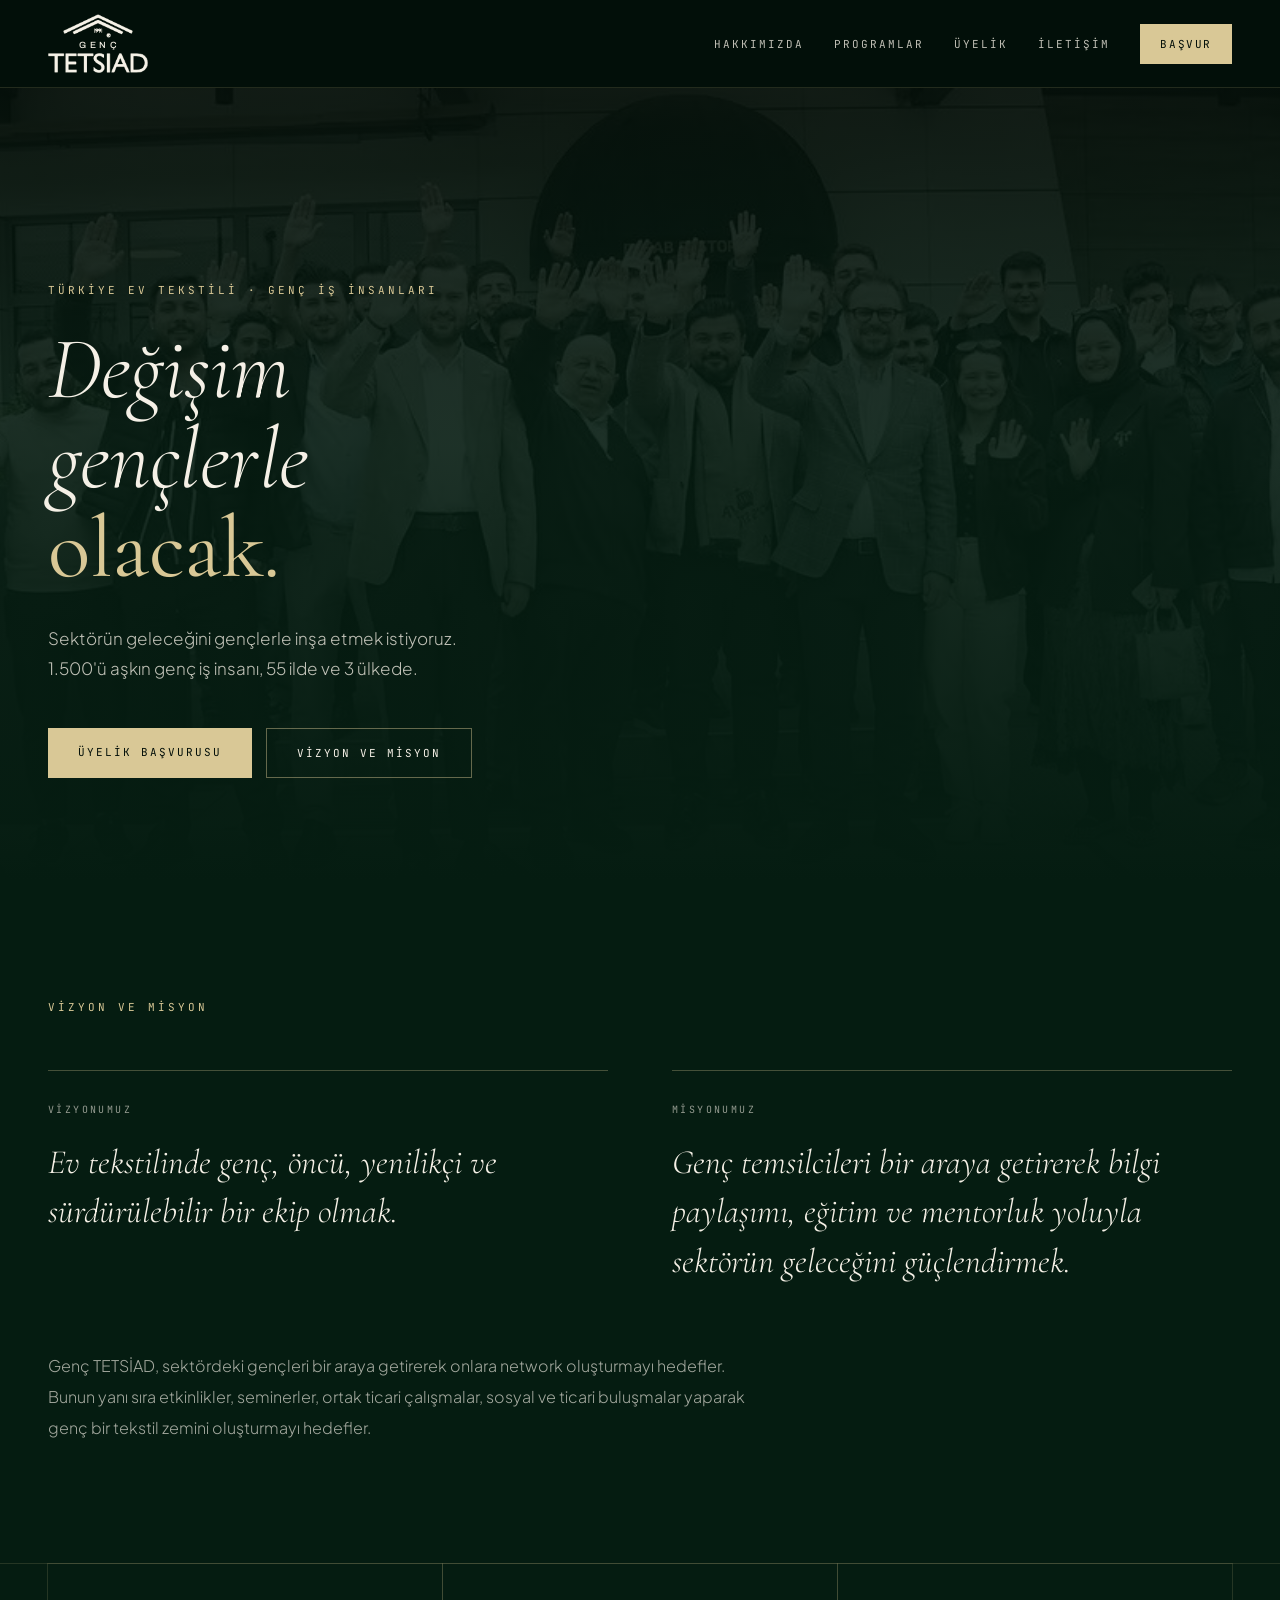
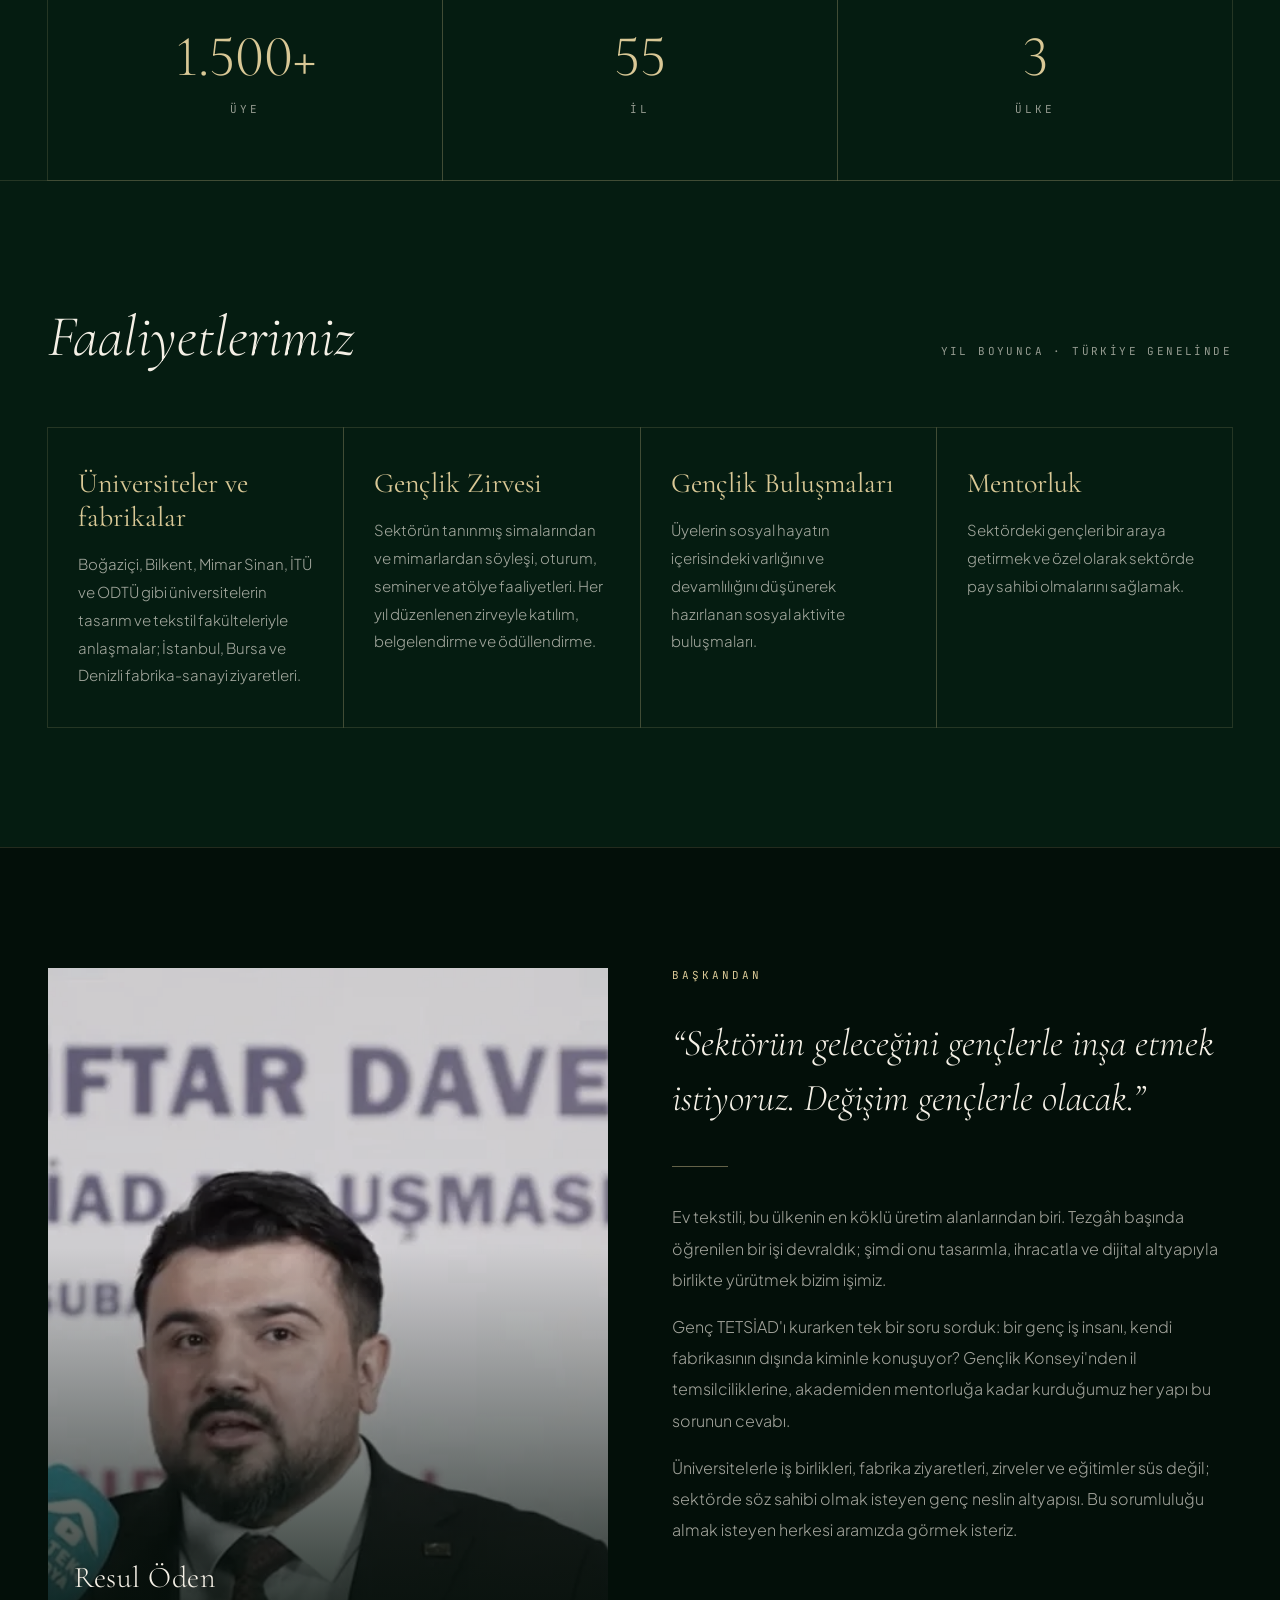
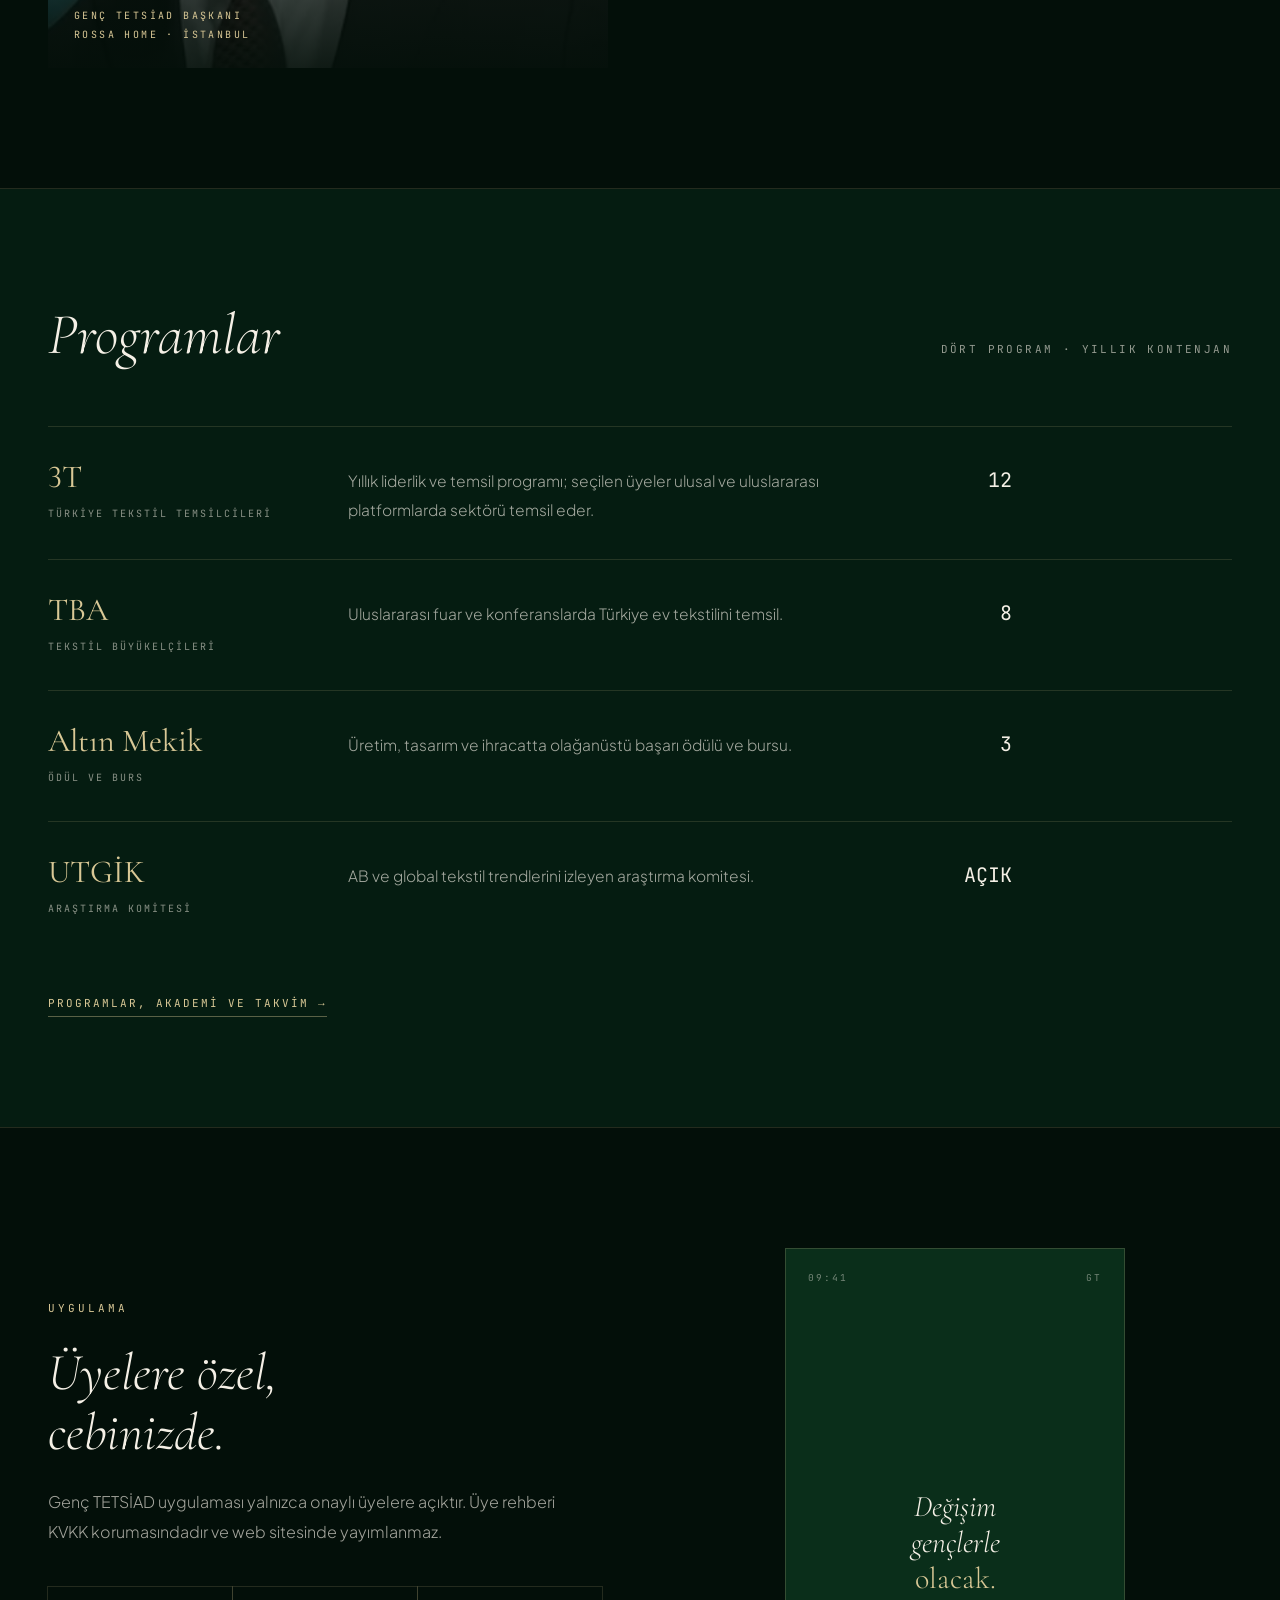
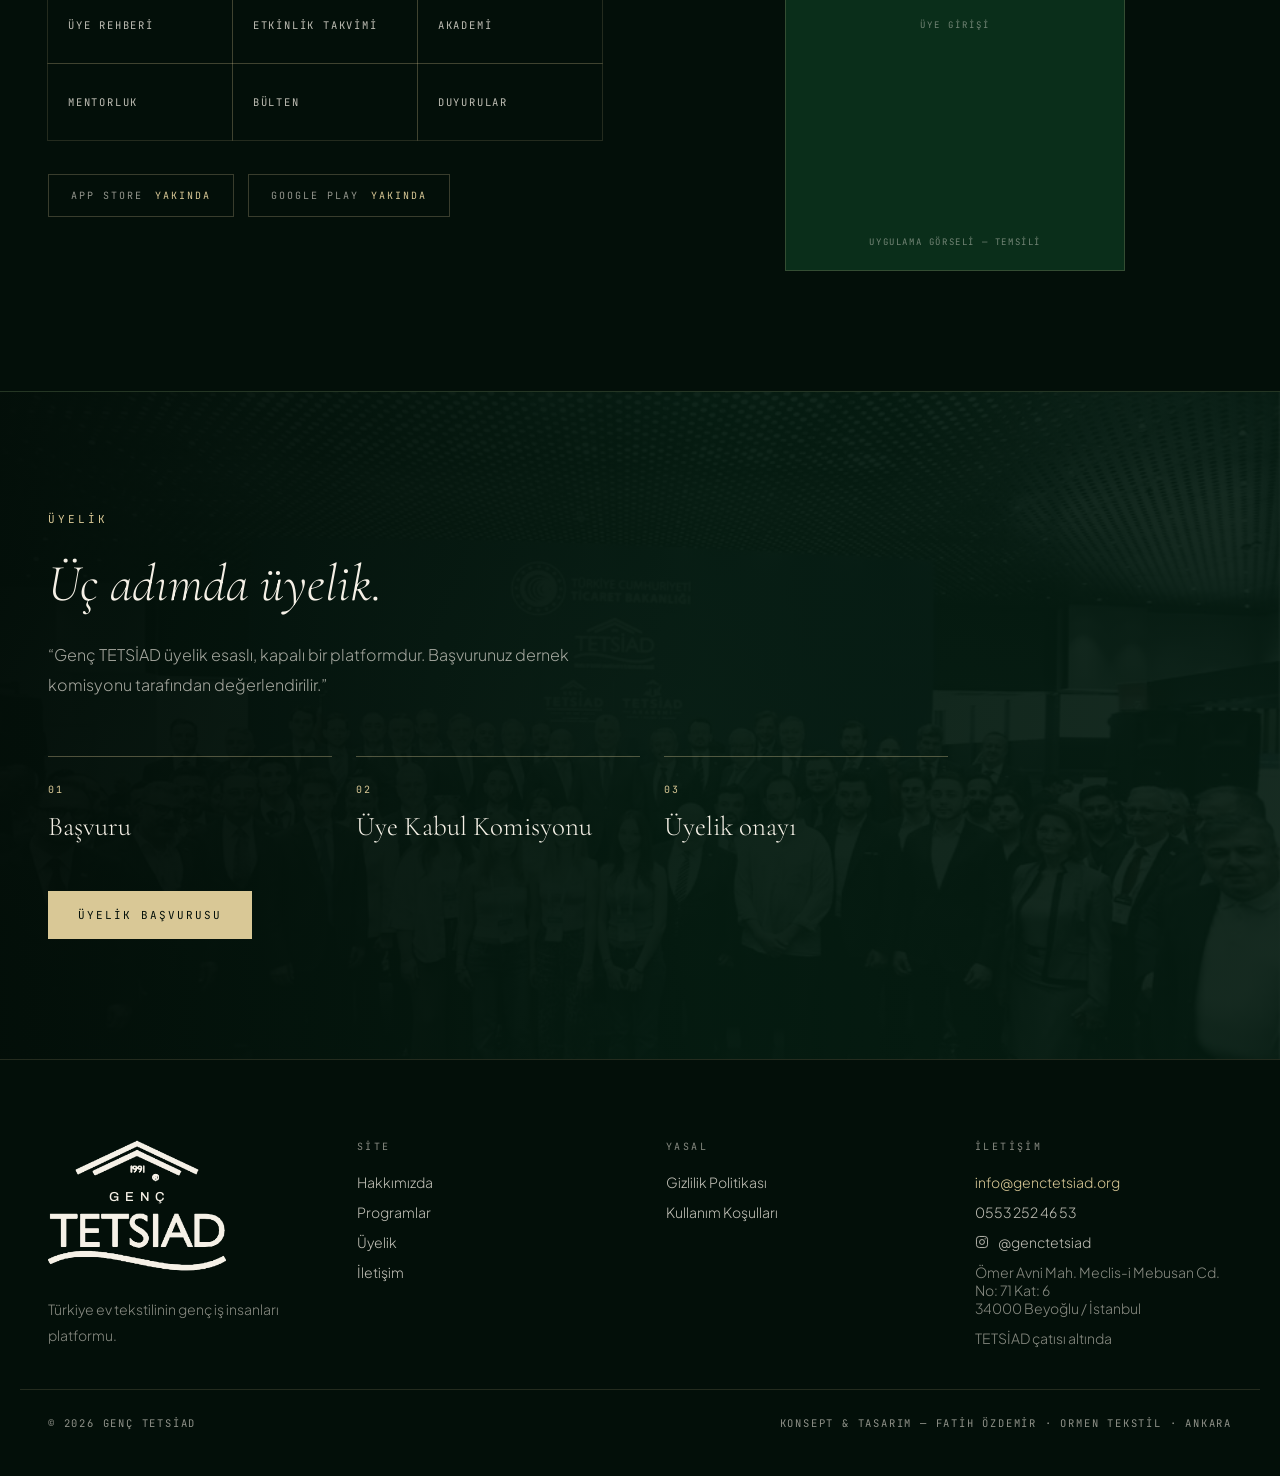
<file: index.html>
<!doctype html>
<html lang="tr">
<head>
<meta charset="utf-8">
<meta name="viewport" content="width=device-width, initial-scale=1">
<title>Genç TETSİAD — Türkiye ev tekstilinin genç iş insanları platformu</title>
<meta name="description" content="Genç TETSİAD; ev tekstilinde genç, öncü, yenilikçi ve sürdürülebilir bir ekip olmayı hedefleyen üyelik esaslı platform. Vizyon, faaliyetler, programlar ve üyelik.">
<link rel="canonical" href="https://genctetsiad.org/">

<meta property="og:type" content="website">
<meta property="og:site_name" content="Genç TETSİAD">
<meta property="og:title" content="Genç TETSİAD">
<meta property="og:description" content="Genç TETSİAD; ev tekstilinde genç, öncü, yenilikçi ve sürdürülebilir bir ekip olmayı hedefleyen üyelik esaslı platform. Vizyon, faaliyetler, programlar ve üyelik.">
<meta property="og:url" content="https://genctetsiad.org/">
<meta property="og:locale" content="tr_TR">
<meta property="og:image" content="https://genctetsiad.org/assets/og.png">
<meta property="og:image:width" content="1200">
<meta property="og:image:height" content="630">
<meta name="twitter:card" content="summary_large_image">
<meta name="twitter:title" content="Genç TETSİAD">
<meta name="twitter:description" content="Genç TETSİAD; ev tekstilinde genç, öncü, yenilikçi ve sürdürülebilir bir ekip olmayı hedefleyen üyelik esaslı platform. Vizyon, faaliyetler, programlar ve üyelik.">
<meta name="twitter:image" content="https://genctetsiad.org/assets/og.png">

<meta name="referrer" content="strict-origin-when-cross-origin">
<meta name="theme-color" content="#051C11">

<link rel="icon" href="/assets/favicon.png" sizes="512x512" type="image/png">
<link rel="apple-touch-icon" href="/assets/apple-touch-icon.png">

<link rel="preload" as="font" type="font/woff2" crossorigin href="/assets/fonts/plus-jakarta-sans-300-normal-latin.woff2">
<link rel="preload" as="font" type="font/woff2" crossorigin href="/assets/fonts/cormorant-garamond-300-italic-latin.woff2">
<link rel="stylesheet" href="/assets/fonts.css">
<link rel="stylesheet" href="/assets/site.css">
<script>document.documentElement.classList.add('js');</script>
</head>
<body>

<a class="skip" href="#icerik">İÇERİĞE GEÇ</a>

<header class="site-header">
  <div class="inner">
    <a class="brand" href="/" aria-label="Genç TETSİAD — ana sayfa">
      <span class="brand-stack" aria-hidden="true">
        <img class="brand-emblem" src="/assets/emblem.webp" alt="" width="871" height="296">
        <span class="brand-genc">GENÇ</span>
        <img class="brand-word" src="/assets/wordmark.webp" alt="" width="1231" height="246">
      </span>
    </a>
    <nav class="site-nav" aria-label="Ana menü">
      <a href="/hakkimizda">HAKKIMIZDA</a>
      <a href="/programlar">PROGRAMLAR</a>
      <a href="/uyelik">ÜYELİK</a>
      <a href="/iletisim">İLETİŞİM</a>
      <a class="nav-cta" href="/uyelik">BAŞVUR</a>
    </nav>
  </div>
</header>

<main id="icerik">

  <section class="hero">
    <img src="/assets/fabrika-ziyareti.webp" alt="Genç TETSİAD üyeleri bir üye fabrikasında saha ziyaretinde" width="1179" height="499" fetchpriority="high">
    <div class="veil"></div>
    <div class="inner">
      <p class="lbl" style="margin-bottom:28px">TÜRKİYE EV TEKSTİLİ · GENÇ İŞ İNSANLARI</p>
      <h1>Değişim<br>gençlerle<br><span class="gold">olacak.</span></h1>
      <p class="lede">Sektörün geleceğini gençlerle inşa etmek istiyoruz. 1.500'ü aşkın genç iş insanı, 55 ilde ve 3 ülkede.</p>
      <div class="actions">
        <a class="btn btn-solid" href="/uyelik">ÜYELİK BAŞVURUSU</a>
        <a class="btn btn-line" href="/hakkimizda">VİZYON VE MİSYON</a>
      </div>
    </div>
  </section>

  <section class="sec" aria-labelledby="vm-h">
    <h2 class="lbl" id="vm-h" style="margin-bottom:clamp(40px,5vw,56px)">VİZYON VE MİSYON</h2>
    <div class="vm-grid"><div class="vm-card" data-reveal><p class="lbl-sm">VİZYONUMUZ</p><p>Ev tekstilinde genç, öncü, yenilikçi ve sürdürülebilir bir ekip olmak.</p></div><div class="vm-card" data-reveal><p class="lbl-sm">MİSYONUMUZ</p><p>Genç temsilcileri bir araya getirerek bilgi paylaşımı, eğitim ve mentorluk yoluyla sektörün geleceğini güçlendirmek.</p></div></div>
    <p class="body-t" style="max-width:720px;line-height:1.95;margin:clamp(48px,6vw,64px) 0 0">Genç TETSİAD, sektördeki gençleri bir araya getirerek onlara network oluşturmayı hedefler. Bunun yanı sıra etkinlikler, seminerler, ortak ticari çalışmalar, sosyal ve ticari buluşmalar yaparak genç bir tekstil zemini oluşturmayı hedefler.</p>
  </section>

  <section class="stats" aria-label="Genç TETSİAD sayılarla">
    <div class="inner">
      <div class="grid">
        <div class="cell"><div class="num">1.500+</div><div class="cap">ÜYE</div></div>
        <div class="cell"><div class="num">55</div><div class="cap">İL</div></div>
        <div class="cell"><div class="num">3</div><div class="cap">ÜLKE</div></div>
      </div>
    </div>
  </section>

  <section class="sec" aria-labelledby="faaliyet-h">
    <div class="row-head" style="margin-bottom:clamp(40px,5vw,56px)">
      <h2 class="serif-h2" id="faaliyet-h">Faaliyetlerimiz</h2>
      <p class="meta">YIL BOYUNCA · TÜRKİYE GENELİNDE</p>
    </div>
    <ul class="cellgrid cards"><li><h3>Üniversiteler ve fabrikalar</h3><p>Boğaziçi, Bilkent, Mimar Sinan, İTÜ ve ODTÜ gibi üniversitelerin tasarım ve tekstil fakülteleriyle anlaşmalar; İstanbul, Bursa ve Denizli fabrika-sanayi ziyaretleri.</p></li><li><h3>Gençlik Zirvesi</h3><p>Sektörün tanınmış simalarından ve mimarlardan söyleşi, oturum, seminer ve atölye faaliyetleri. Her yıl düzenlenen zirveyle katılım, belgelendirme ve ödüllendirme.</p></li><li><h3>Gençlik Buluşmaları</h3><p>Üyelerin sosyal hayatın içerisindeki varlığını ve devamlılığını düşünerek hazırlanan sosyal aktivite buluşmaları.</p></li><li><h3>Mentorluk</h3><p>Sektördeki gençleri bir araya getirmek ve özel olarak sektörde pay sahibi olmalarını sağlamak.</p></li></ul>
  </section>

  <section class="band" aria-labelledby="baskan-h">
    <div class="split">
      <figure class="portrait" data-reveal><img src="/assets/baskan.webp" alt="Genç TETSİAD Başkanı Resul Öden" width="470" height="588" loading="lazy"><div class="veil"></div><figcaption><div class="name">Resul Öden</div><div class="role">GENÇ TETSİAD BAŞKANI<br>ROSSA HOME · İSTANBUL</div></figcaption></figure>
      <div data-reveal>
        <h2 class="lbl" id="baskan-h" style="margin-bottom:34px">BAŞKANDAN</h2>
        <blockquote class="pull">“Sektörün geleceğini gençlerle inşa etmek istiyoruz. Değişim gençlerle olacak.”</blockquote>
        <div class="rule"></div>
        <p class="body-tt">Ev tekstili, bu ülkenin en köklü üretim alanlarından biri. Tezgâh başında öğrenilen bir işi devraldık; şimdi onu tasarımla, ihracatla ve dijital altyapıyla birlikte yürütmek bizim işimiz.</p><p class="body-tt">Genç TETSİAD'ı kurarken tek bir soru sorduk: bir genç iş insanı, kendi fabrikasının dışında kiminle konuşuyor? Gençlik Konseyi'nden il temsilciliklerine, akademiden mentorluğa kadar kurduğumuz her yapı bu sorunun cevabı.</p><p class="body-tt">Üniversitelerle iş birlikleri, fabrika ziyaretleri, zirveler ve eğitimler süs değil; sektörde söz sahibi olmak isteyen genç neslin altyapısı. Bu sorumluluğu almak isteyen herkesi aramızda görmek isteriz.</p>
        
      </div>
    </div>
  </section>

  <section class="sec-tight" aria-labelledby="programlar-h">
    <div class="row-head" style="margin-bottom:clamp(40px,5vw,56px)">
      <h2 class="serif-h2" id="programlar-h">Programlar</h2>
      <p class="meta">DÖRT PROGRAM · YILLIK KONTENJAN</p>
    </div>
    <ul class="prog"><li><div class="name"><h3>3T</h3><div class="sub">TÜRKİYE TEKSTİL TEMSİLCİLERİ</div></div><p class="desc">Yıllık liderlik ve temsil programı; seçilen üyeler ulusal ve uluslararası platformlarda sektörü temsil eder.</p><div class="qty">12</div></li><li><div class="name"><h3>TBA</h3><div class="sub">TEKSTİL BÜYÜKELÇİLERİ</div></div><p class="desc">Uluslararası fuar ve konferanslarda Türkiye ev tekstilini temsil.</p><div class="qty">8</div></li><li><div class="name"><h3>Altın Mekik</h3><div class="sub">ÖDÜL VE BURS</div></div><p class="desc">Üretim, tasarım ve ihracatta olağanüstü başarı ödülü ve bursu.</p><div class="qty">3</div></li><li><div class="name"><h3>UTGİK</h3><div class="sub">ARAŞTIRMA KOMİTESİ</div></div><p class="desc">AB ve global tekstil trendlerini izleyen araştırma komitesi.</p><div class="qty">AÇIK</div></li></ul>
    <a class="link-under" href="/programlar" style="margin-top:44px">PROGRAMLAR, AKADEMİ VE TAKVİM →</a>
  </section>

  <section class="band-top" aria-labelledby="uygulama-h">
    <div class="app-grid">
      <div>
        <h2 class="lbl" id="uygulama-h" style="margin-bottom:28px">UYGULAMA</h2>
        <p class="serif-h3" style="font-size:clamp(30px,4.4vw,52px);margin:0 0 24px;line-height:1.15">Üyelere özel,<br>cebinizde.</p>
        <p class="body-t" style="max-width:520px;margin:0 0 40px">Genç TETSİAD uygulaması yalnızca onaylı üyelere açıktır. Üye rehberi KVKK korumasındadır ve web sitesinde yayımlanmaz.</p>
        <ul class="cellgrid on-deep feat"><li>ÜYE REHBERİ</li><li>ETKİNLİK TAKVİMİ</li><li>AKADEMİ</li><li>MENTORLUK</li><li>BÜLTEN</li><li>DUYURULAR</li></ul>
        <div class="badges"><div class="badge"><span class="k">APP STORE</span><span class="v">YAKINDA</span></div><div class="badge"><span class="k">GOOGLE PLAY</span><span class="v">YAKINDA</span></div></div>
      </div>
      <div class="phone" role="img" aria-label="Genç TETSİAD uygulamasının temsili giriş ekranı">
        <div class="bar"><span>09:41</span><span>GT</span></div>
        <div class="mid">
          <div class="t">Değişim<br>gençlerle<br><span class="gold">olacak.</span></div>
          <div class="s">ÜYE GİRİŞİ</div>
        </div>
        <div class="foot">UYGULAMA GÖRSELİ — TEMSİLİ</div>
      </div>
    </div>
  </section>

  <section class="joinband" aria-labelledby="uyelik-h">
    <img src="/assets/hometex-acilis.webp" alt="" aria-hidden="true" width="923" height="558" loading="lazy">
    <div class="veil"></div>
    <div class="inner">
      <h2 class="lbl" id="uyelik-h" style="margin-bottom:28px">ÜYELİK</h2>
      <p class="serif-h3" style="font-size:clamp(30px,4.4vw,52px);margin:0 0 26px;line-height:1.15;max-width:640px">Üç adımda üyelik.</p>
      <p class="body-t" style="max-width:560px;margin:0 0 clamp(40px,5vw,56px)">“Genç TETSİAD üyelik esaslı, kapalı bir platformdur. Başvurunuz dernek komisyonu tarafından değerlendirilir.”</p>
      <ol class="steps"><li><div class="no">01</div><div class="t">Başvuru</div></li><li><div class="no">02</div><div class="t">Üye Kabul Komisyonu</div></li><li><div class="no">03</div><div class="t">Üyelik onayı</div></li></ol>
      <a class="btn btn-solid" href="/uyelik">ÜYELİK BAŞVURUSU</a>
    </div>
  </section>

</main>

<footer class="site-footer">
  <div class="cols">
    <div>
      <div class="foot-mark" role="img" aria-label="Genç TETSİAD">
        <img class="em" src="/assets/emblem.webp" alt="" aria-hidden="true" width="871" height="296" loading="lazy">
        <span class="genc" aria-hidden="true">GENÇ</span>
        <img class="wv" src="/assets/wordwave.webp" alt="" aria-hidden="true" width="1244" height="406" loading="lazy">
      </div>
      <p class="blurb">Türkiye ev tekstilinin genç iş insanları platformu.</p>
    </div>

    <nav aria-label="Site bağlantıları">
      <h2>SİTE</h2>
      <div class="links">
        <a href="/hakkimizda">Hakkımızda</a>
        <a href="/programlar">Programlar</a>
        <a href="/uyelik">Üyelik</a>
        <a href="/iletisim">İletişim</a>
      </div>
    </nav>

    <nav aria-label="Yasal bağlantılar">
      <h2>YASAL</h2>
      <div class="links">
        <a href="/gizlilik-politikasi.html">Gizlilik Politikası</a>
        <a href="/kullanim-kosullari.html">Kullanım Koşulları</a>
      </div>
    </nav>

    <div>
      <h2>İLETİŞİM</h2>
      <div class="links">
        <a class="mail" href="mailto:info@genctetsiad.org">info@genctetsiad.org</a>
        <a href="tel:+905532524653">0553 252 46 53</a>
        <a class="ig-sm" href="https://www.instagram.com/genctetsiad/" target="_blank" rel="noopener noreferrer"><svg width="14" height="14" viewBox="0 0 24 24" fill="none" stroke="currentColor" stroke-width="1.6" aria-hidden="true"><rect x="2.5" y="2.5" width="19" height="19" rx="5"/><circle cx="12" cy="12" r="4.2"/><circle cx="17.4" cy="6.6" r="1.1" fill="currentColor" stroke="none"/></svg> @genctetsiad</a>
        <span class="plain">Ömer Avni Mah. Meclis-i Mebusan Cd. No: 71 Kat: 6<br>34000 Beyoğlu / İstanbul</span>
        <span class="plain">TETSİAD çatısı altında</span>
      </div>
    </div>
  </div>

  <div class="bar">
    <span>© 2026 GENÇ TETSİAD</span>
    <span>KONSEPT &amp; TASARIM — FATİH ÖZDEMİR · ORMEN TEKSTİL · ANKARA</span>
  </div>
</footer>

<script src="/assets/site.js" defer></script>
</body>
</html>
</file>
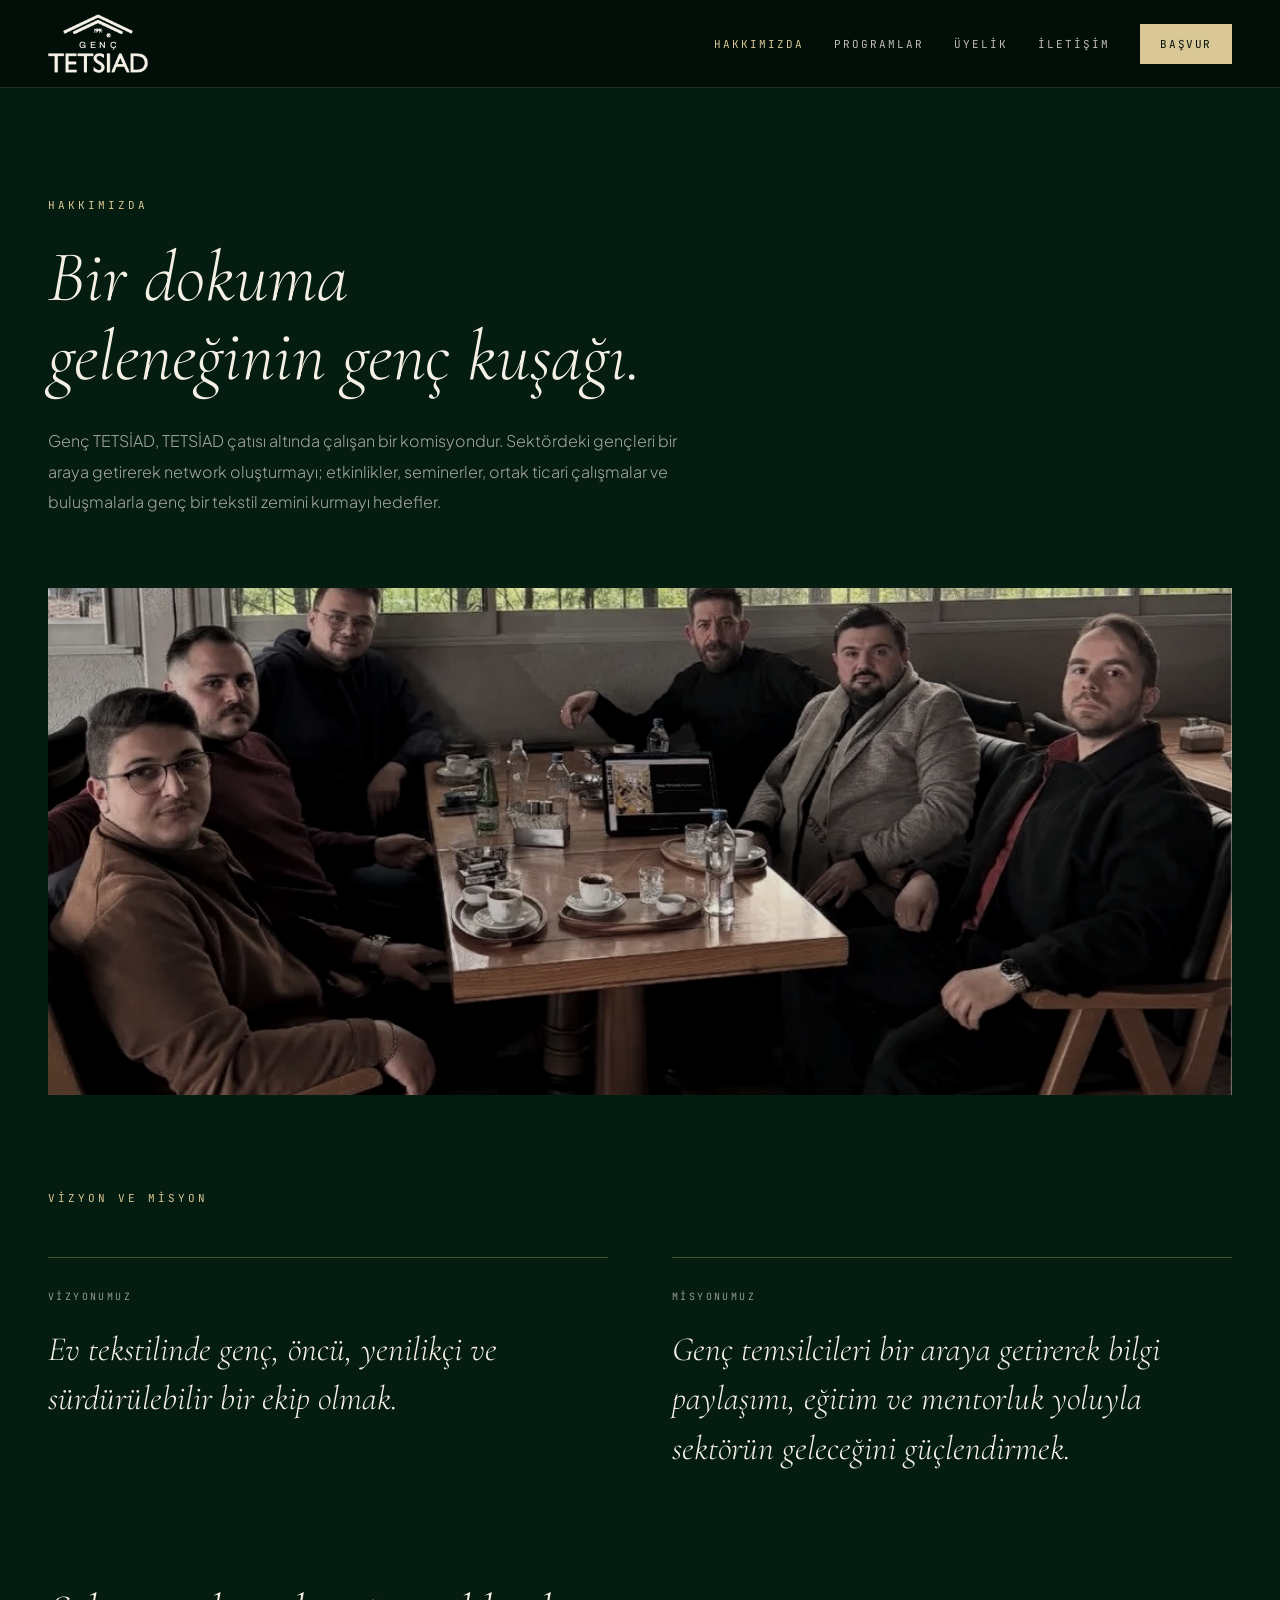
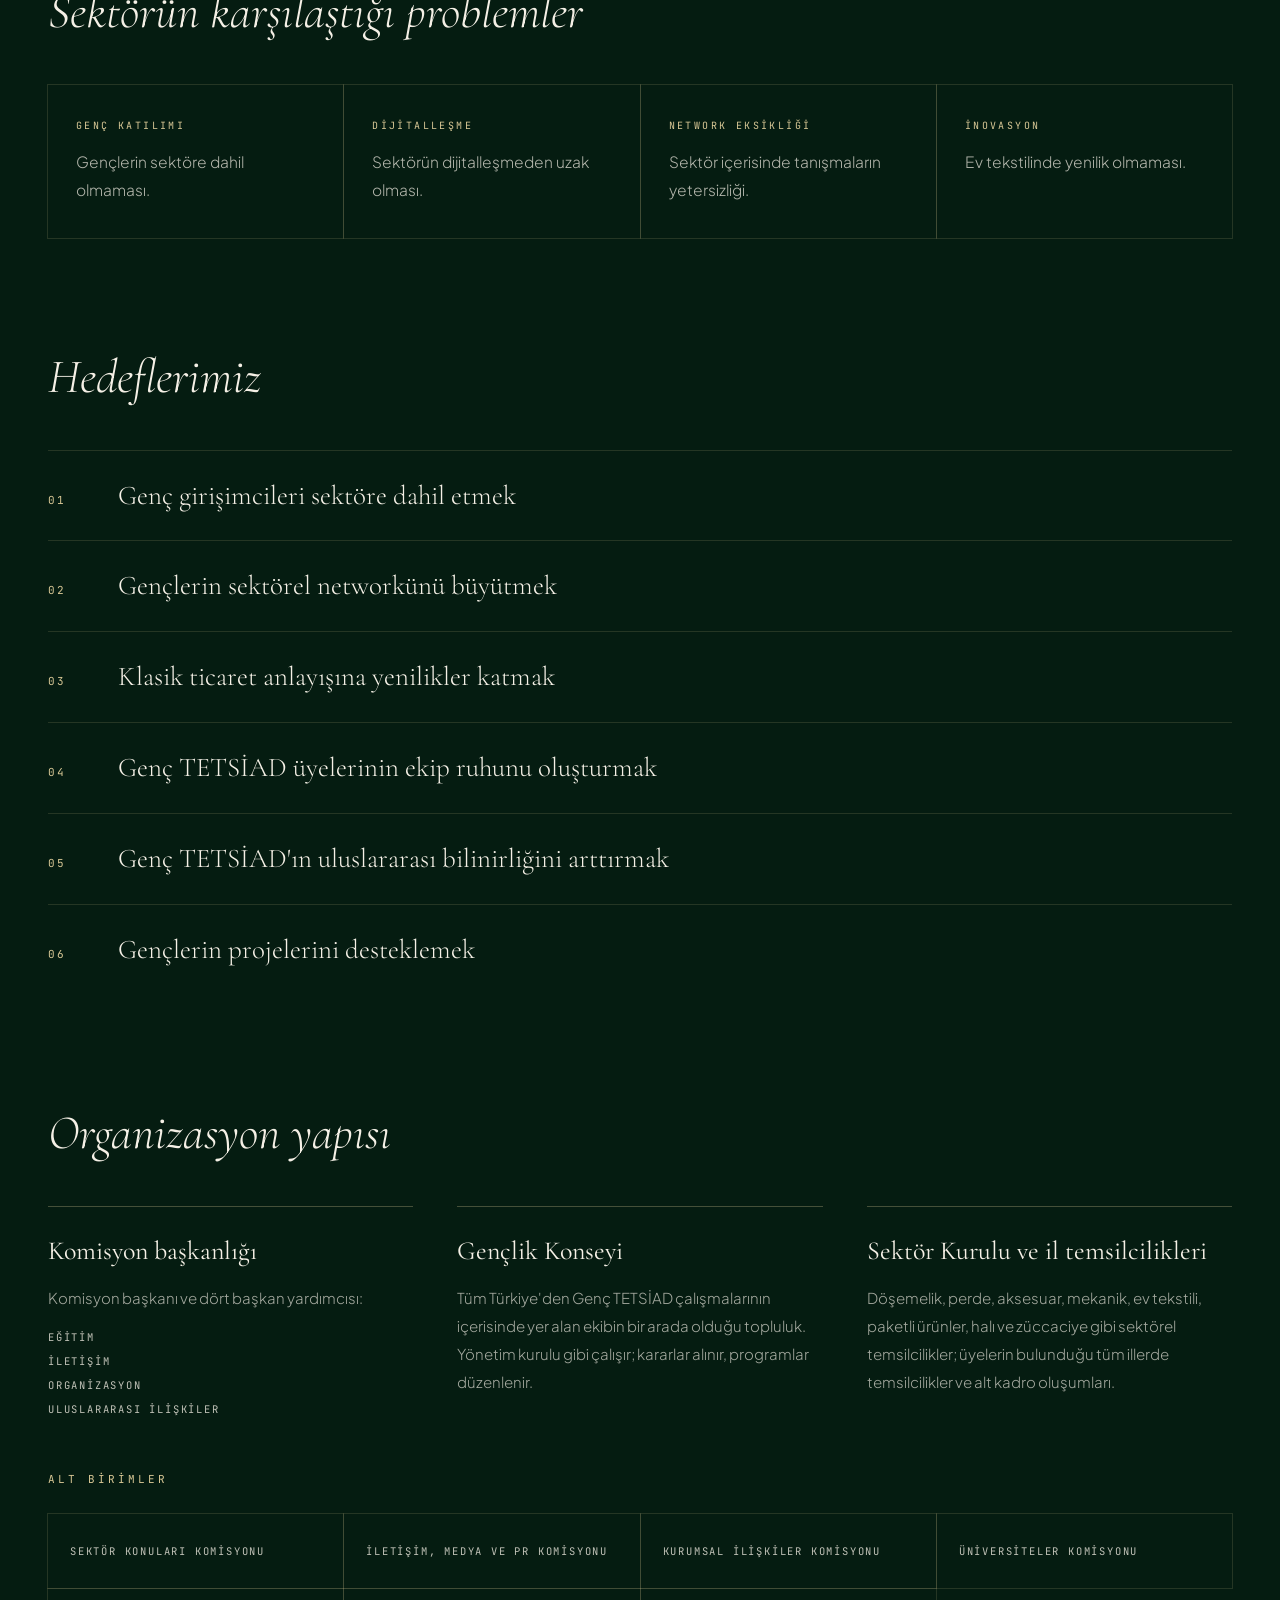
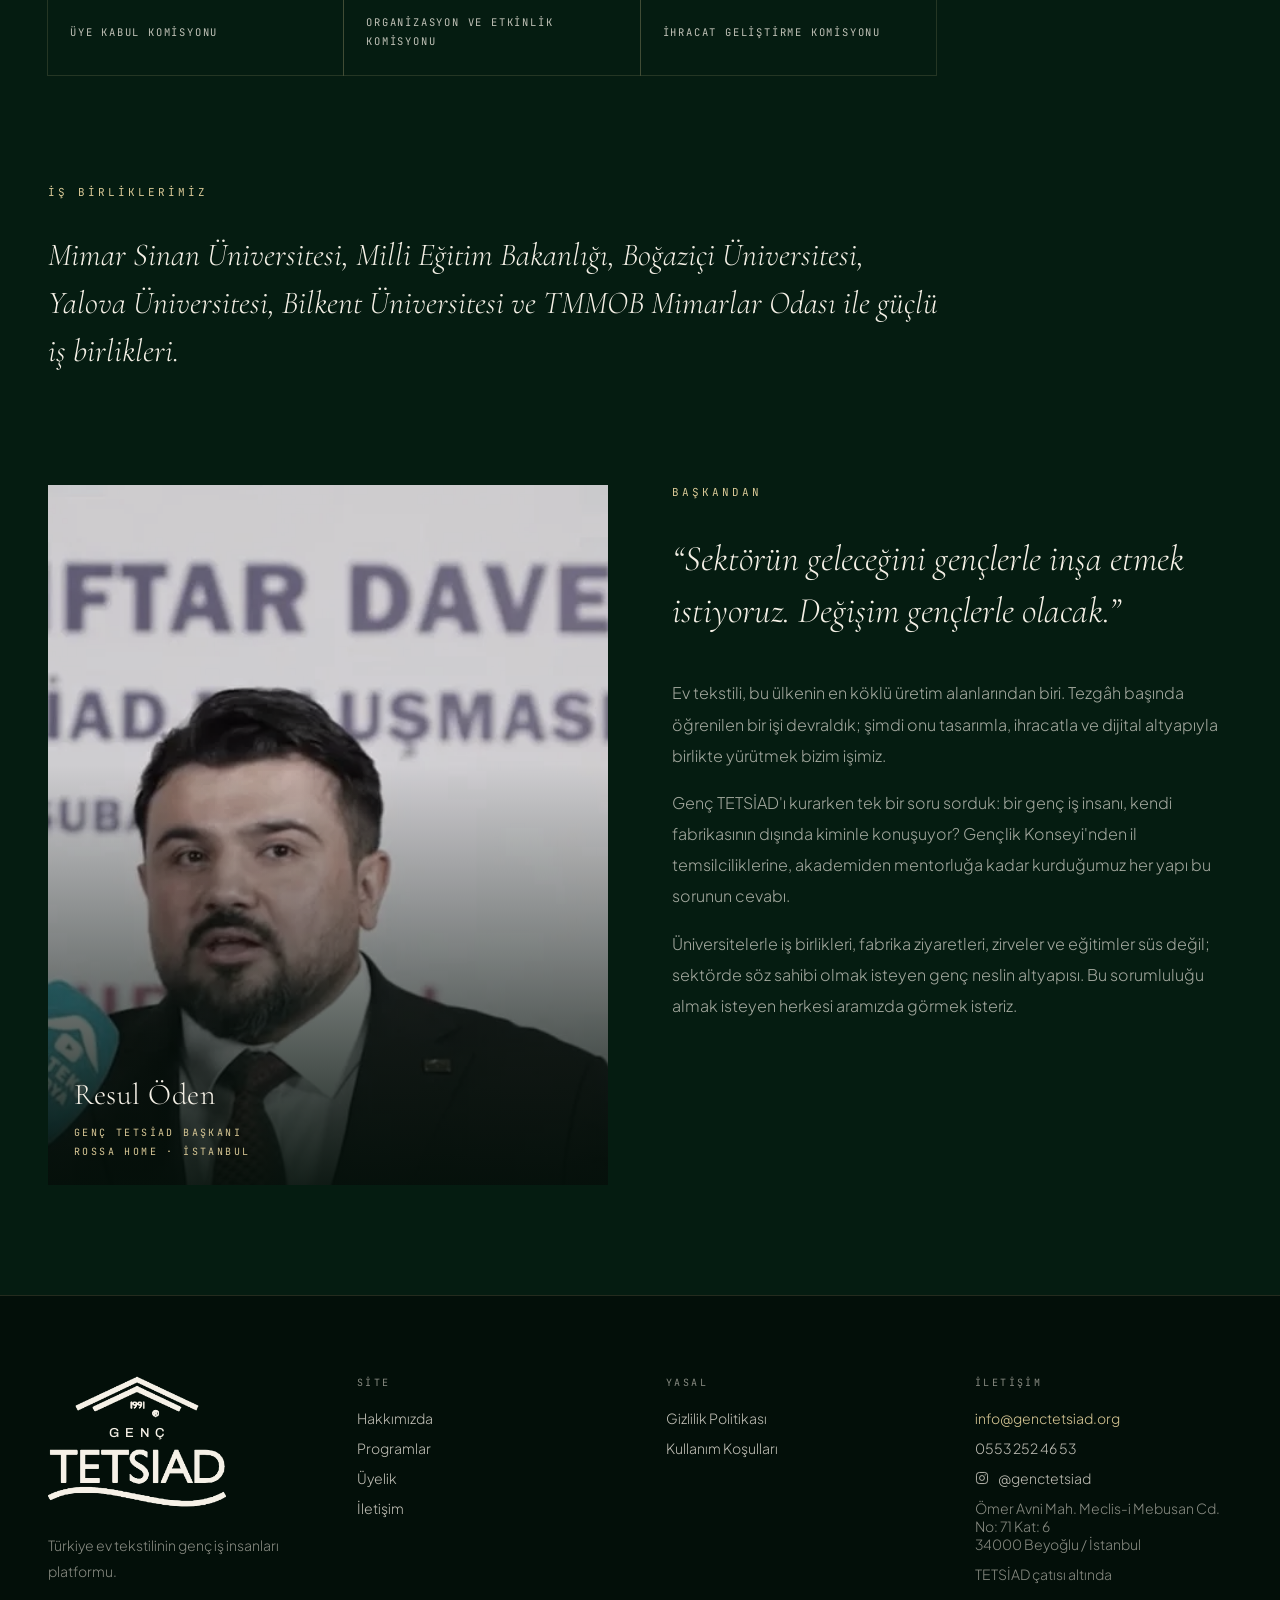
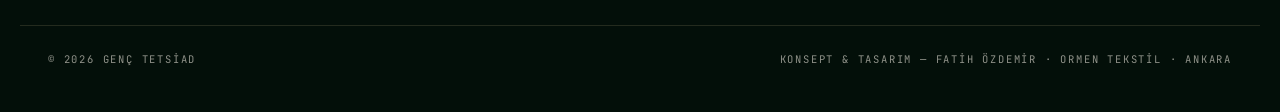
<file: hakkimizda/index.html>
<!doctype html>
<html lang="tr">
<head>
<meta charset="utf-8">
<meta name="viewport" content="width=device-width, initial-scale=1">
<title>Hakkımızda — Genç TETSİAD</title>
<meta name="description" content="Genç TETSİAD'ın vizyonu, misyonu, hedefleri ve organizasyon yapısı. TETSİAD çatısı altında çalışan genç kuşak komisyonu.">
<link rel="canonical" href="https://genctetsiad.org/hakkimizda">

<meta property="og:type" content="website">
<meta property="og:site_name" content="Genç TETSİAD">
<meta property="og:title" content="Hakkımızda — Genç TETSİAD">
<meta property="og:description" content="Genç TETSİAD'ın vizyonu, misyonu, hedefleri ve organizasyon yapısı. TETSİAD çatısı altında çalışan genç kuşak komisyonu.">
<meta property="og:url" content="https://genctetsiad.org/hakkimizda">
<meta property="og:locale" content="tr_TR">
<meta property="og:image" content="https://genctetsiad.org/assets/og.png">
<meta property="og:image:width" content="1200">
<meta property="og:image:height" content="630">
<meta name="twitter:card" content="summary_large_image">
<meta name="twitter:title" content="Hakkımızda — Genç TETSİAD">
<meta name="twitter:description" content="Genç TETSİAD'ın vizyonu, misyonu, hedefleri ve organizasyon yapısı. TETSİAD çatısı altında çalışan genç kuşak komisyonu.">
<meta name="twitter:image" content="https://genctetsiad.org/assets/og.png">

<meta name="referrer" content="strict-origin-when-cross-origin">
<meta name="theme-color" content="#051C11">

<link rel="icon" href="/assets/favicon.png" sizes="512x512" type="image/png">
<link rel="apple-touch-icon" href="/assets/apple-touch-icon.png">

<link rel="preload" as="font" type="font/woff2" crossorigin href="/assets/fonts/plus-jakarta-sans-300-normal-latin.woff2">
<link rel="preload" as="font" type="font/woff2" crossorigin href="/assets/fonts/cormorant-garamond-300-italic-latin.woff2">
<link rel="stylesheet" href="/assets/fonts.css">
<link rel="stylesheet" href="/assets/site.css">
<script>document.documentElement.classList.add('js');</script>
</head>
<body>

<a class="skip" href="#icerik">İÇERİĞE GEÇ</a>

<header class="site-header">
  <div class="inner">
    <a class="brand" href="/" aria-label="Genç TETSİAD — ana sayfa">
      <span class="brand-stack" aria-hidden="true">
        <img class="brand-emblem" src="/assets/emblem.webp" alt="" width="871" height="296">
        <span class="brand-genc">GENÇ</span>
        <img class="brand-word" src="/assets/wordmark.webp" alt="" width="1231" height="246">
      </span>
    </a>
    <nav class="site-nav" aria-label="Ana menü">
      <a href="/hakkimizda" aria-current="page">HAKKIMIZDA</a>
      <a href="/programlar">PROGRAMLAR</a>
      <a href="/uyelik">ÜYELİK</a>
      <a href="/iletisim">İLETİŞİM</a>
      <a class="nav-cta" href="/uyelik">BAŞVUR</a>
    </nav>
  </div>
</header>

<main id="icerik" class="page page-open">
  <p class="lbl">HAKKIMIZDA</p>
  <h1 style="max-width:820px;margin-bottom:30px">Bir dokuma geleneğinin genç kuşağı.</h1>
  <p class="body-t" style="max-width:640px;margin:0 0 clamp(48px,7vw,70px)">Genç TETSİAD, TETSİAD çatısı altında çalışan bir komisyondur. Sektördeki gençleri bir araya getirerek network oluşturmayı; etkinlikler, seminerler, ortak ticari çalışmalar ve buluşmalarla genç bir tekstil zemini kurmayı hedefler.</p>

  <img class="wide" src="/assets/bolge-komite.webp" alt="Genç TETSİAD bölge komite toplantısı" width="1064" height="980" loading="lazy" style="object-position:50% 88%;margin-bottom:clamp(64px,9vw,96px)">

  <section class="sec-block" aria-labelledby="vm-h2">
    <h2 class="lbl" id="vm-h2" style="margin-bottom:clamp(36px,5vw,52px)">VİZYON VE MİSYON</h2>
    <div class="vm-grid"><div class="vm-card" data-reveal><p class="lbl-sm">VİZYONUMUZ</p><p>Ev tekstilinde genç, öncü, yenilikçi ve sürdürülebilir bir ekip olmak.</p></div><div class="vm-card" data-reveal><p class="lbl-sm">MİSYONUMUZ</p><p>Genç temsilcileri bir araya getirerek bilgi paylaşımı, eğitim ve mentorluk yoluyla sektörün geleceğini güçlendirmek.</p></div></div>
  </section>

  <section class="sec-block" aria-labelledby="problem-h">
    <h2 class="serif-h3" id="problem-h" style="margin-bottom:clamp(32px,4vw,44px)">Sektörün karşılaştığı problemler</h2>
    <ul class="cellgrid boxes"><li><h3>GENÇ KATILIMI</h3><p>Gençlerin sektöre dahil olmaması.</p></li><li><h3>DİJİTALLEŞME</h3><p>Sektörün dijitalleşmeden uzak olması.</p></li><li><h3>NETWORK EKSİKLİĞİ</h3><p>Sektör içerisinde tanışmaların yetersizliği.</p></li><li><h3>İNOVASYON</h3><p>Ev tekstilinde yenilik olmaması.</p></li></ul>
  </section>

  <section class="sec-block" aria-labelledby="hedef-h">
    <h2 class="serif-h3" id="hedef-h" style="margin-bottom:clamp(32px,4vw,44px)">Hedeflerimiz</h2>
    <ol class="goals"><li><span class="no">01</span><span class="tx">Genç girişimcileri sektöre dahil etmek</span></li><li><span class="no">02</span><span class="tx">Gençlerin sektörel networkünü büyütmek</span></li><li><span class="no">03</span><span class="tx">Klasik ticaret anlayışına yenilikler katmak</span></li><li><span class="no">04</span><span class="tx">Genç TETSİAD üyelerinin ekip ruhunu oluşturmak</span></li><li><span class="no">05</span><span class="tx">Genç TETSİAD'ın uluslararası bilinirliğini arttırmak</span></li><li><span class="no">06</span><span class="tx">Gençlerin projelerini desteklemek</span></li></ol>
  </section>

  <section class="sec-block" aria-labelledby="org-h">
    <h2 class="serif-h3" id="org-h" style="margin-bottom:clamp(32px,4vw,44px)">Organizasyon yapısı</h2>
    <div class="org">
      <div>
        <h3>Komisyon başkanlığı</h3>
        <p style="margin-bottom:18px">Komisyon başkanı ve dört başkan yardımcısı:</p>
        <ul class="stack"><li>EĞİTİM</li><li>İLETİŞİM</li><li>ORGANİZASYON</li><li>ULUSLARARASI İLİŞKİLER</li></ul>
      </div>
      <div>
        <h3>Gençlik Konseyi</h3>
        <p>Tüm Türkiye'den Genç TETSİAD çalışmalarının içerisinde yer alan ekibin bir arada olduğu topluluk. Yönetim kurulu gibi çalışır; kararlar alınır, programlar düzenlenir.</p>
      </div>
      <div>
        <h3>Sektör Kurulu ve il temsilcilikleri</h3>
        <p>Döşemelik, perde, aksesuar, mekanik, ev tekstili, paketli ürünler, halı ve züccaciye gibi sektörel temsilcilikler; üyelerin bulunduğu tüm illerde temsilcilikler ve alt kadro oluşumları.</p>
      </div>
    </div>
    <h3 class="lbl" style="margin-bottom:28px">ALT BİRİMLER</h3>
    <ul class="cellgrid units"><li>SEKTÖR KONULARI KOMİSYONU</li><li>İLETİŞİM, MEDYA VE PR KOMİSYONU</li><li>KURUMSAL İLİŞKİLER KOMİSYONU</li><li>ÜNİVERSİTELER KOMİSYONU</li><li>ÜYE KABUL KOMİSYONU</li><li>ORGANİZASYON VE ETKİNLİK KOMİSYONU</li><li>İHRACAT GELİŞTİRME KOMİSYONU</li></ul>
  </section>

  <section class="sec-block" aria-labelledby="isbirligi-h">
    <h2 class="lbl" id="isbirligi-h" style="margin-bottom:32px">İŞ BİRLİKLERİMİZ</h2>
    <p class="serif-h3" style="font-size:clamp(23px,2.8vw,32px);line-height:1.5;max-width:900px;text-wrap:pretty">Mimar Sinan Üniversitesi, Milli Eğitim Bakanlığı, Boğaziçi Üniversitesi, Yalova Üniversitesi, Bilkent Üniversitesi ve TMMOB Mimarlar Odası ile güçlü iş birlikleri.</p>
  </section>

  <section aria-labelledby="baskan-h2" style="display:grid;grid-template-columns:repeat(auto-fit,minmax(300px,1fr));gap:clamp(40px,5vw,72px);align-items:start;padding-bottom:clamp(80px,10vw,110px)">
    <figure class="portrait" data-reveal><img src="/assets/baskan.webp" alt="Genç TETSİAD Başkanı Resul Öden" width="470" height="588" loading="lazy"><div class="veil"></div><figcaption><div class="name">Resul Öden</div><div class="role">GENÇ TETSİAD BAŞKANI<br>ROSSA HOME · İSTANBUL</div></figcaption></figure>
    <div data-reveal>
      <h2 class="lbl" id="baskan-h2" style="margin-bottom:34px">BAŞKANDAN</h2>
      <blockquote class="pull" style="font-size:clamp(25px,3vw,36px)">“Sektörün geleceğini gençlerle inşa etmek istiyoruz. Değişim gençlerle olacak.”</blockquote>
      <p class="body-tt">Ev tekstili, bu ülkenin en köklü üretim alanlarından biri. Tezgâh başında öğrenilen bir işi devraldık; şimdi onu tasarımla, ihracatla ve dijital altyapıyla birlikte yürütmek bizim işimiz.</p><p class="body-tt">Genç TETSİAD'ı kurarken tek bir soru sorduk: bir genç iş insanı, kendi fabrikasının dışında kiminle konuşuyor? Gençlik Konseyi'nden il temsilciliklerine, akademiden mentorluğa kadar kurduğumuz her yapı bu sorunun cevabı.</p><p class="body-tt">Üniversitelerle iş birlikleri, fabrika ziyaretleri, zirveler ve eğitimler süs değil; sektörde söz sahibi olmak isteyen genç neslin altyapısı. Bu sorumluluğu almak isteyen herkesi aramızda görmek isteriz.</p>
      
    </div>
  </section>
</main>

<footer class="site-footer">
  <div class="cols">
    <div>
      <div class="foot-mark" role="img" aria-label="Genç TETSİAD">
        <img class="em" src="/assets/emblem.webp" alt="" aria-hidden="true" width="871" height="296" loading="lazy">
        <span class="genc" aria-hidden="true">GENÇ</span>
        <img class="wv" src="/assets/wordwave.webp" alt="" aria-hidden="true" width="1244" height="406" loading="lazy">
      </div>
      <p class="blurb">Türkiye ev tekstilinin genç iş insanları platformu.</p>
    </div>

    <nav aria-label="Site bağlantıları">
      <h2>SİTE</h2>
      <div class="links">
        <a href="/hakkimizda">Hakkımızda</a>
        <a href="/programlar">Programlar</a>
        <a href="/uyelik">Üyelik</a>
        <a href="/iletisim">İletişim</a>
      </div>
    </nav>

    <nav aria-label="Yasal bağlantılar">
      <h2>YASAL</h2>
      <div class="links">
        <a href="/gizlilik-politikasi.html">Gizlilik Politikası</a>
        <a href="/kullanim-kosullari.html">Kullanım Koşulları</a>
      </div>
    </nav>

    <div>
      <h2>İLETİŞİM</h2>
      <div class="links">
        <a class="mail" href="mailto:info@genctetsiad.org">info@genctetsiad.org</a>
        <a href="tel:+905532524653">0553 252 46 53</a>
        <a class="ig-sm" href="https://www.instagram.com/genctetsiad/" target="_blank" rel="noopener noreferrer"><svg width="14" height="14" viewBox="0 0 24 24" fill="none" stroke="currentColor" stroke-width="1.6" aria-hidden="true"><rect x="2.5" y="2.5" width="19" height="19" rx="5"/><circle cx="12" cy="12" r="4.2"/><circle cx="17.4" cy="6.6" r="1.1" fill="currentColor" stroke="none"/></svg> @genctetsiad</a>
        <span class="plain">Ömer Avni Mah. Meclis-i Mebusan Cd. No: 71 Kat: 6<br>34000 Beyoğlu / İstanbul</span>
        <span class="plain">TETSİAD çatısı altında</span>
      </div>
    </div>
  </div>

  <div class="bar">
    <span>© 2026 GENÇ TETSİAD</span>
    <span>KONSEPT &amp; TASARIM — FATİH ÖZDEMİR · ORMEN TEKSTİL · ANKARA</span>
  </div>
</footer>

<script src="/assets/site.js" defer></script>
</body>
</html>
</file>
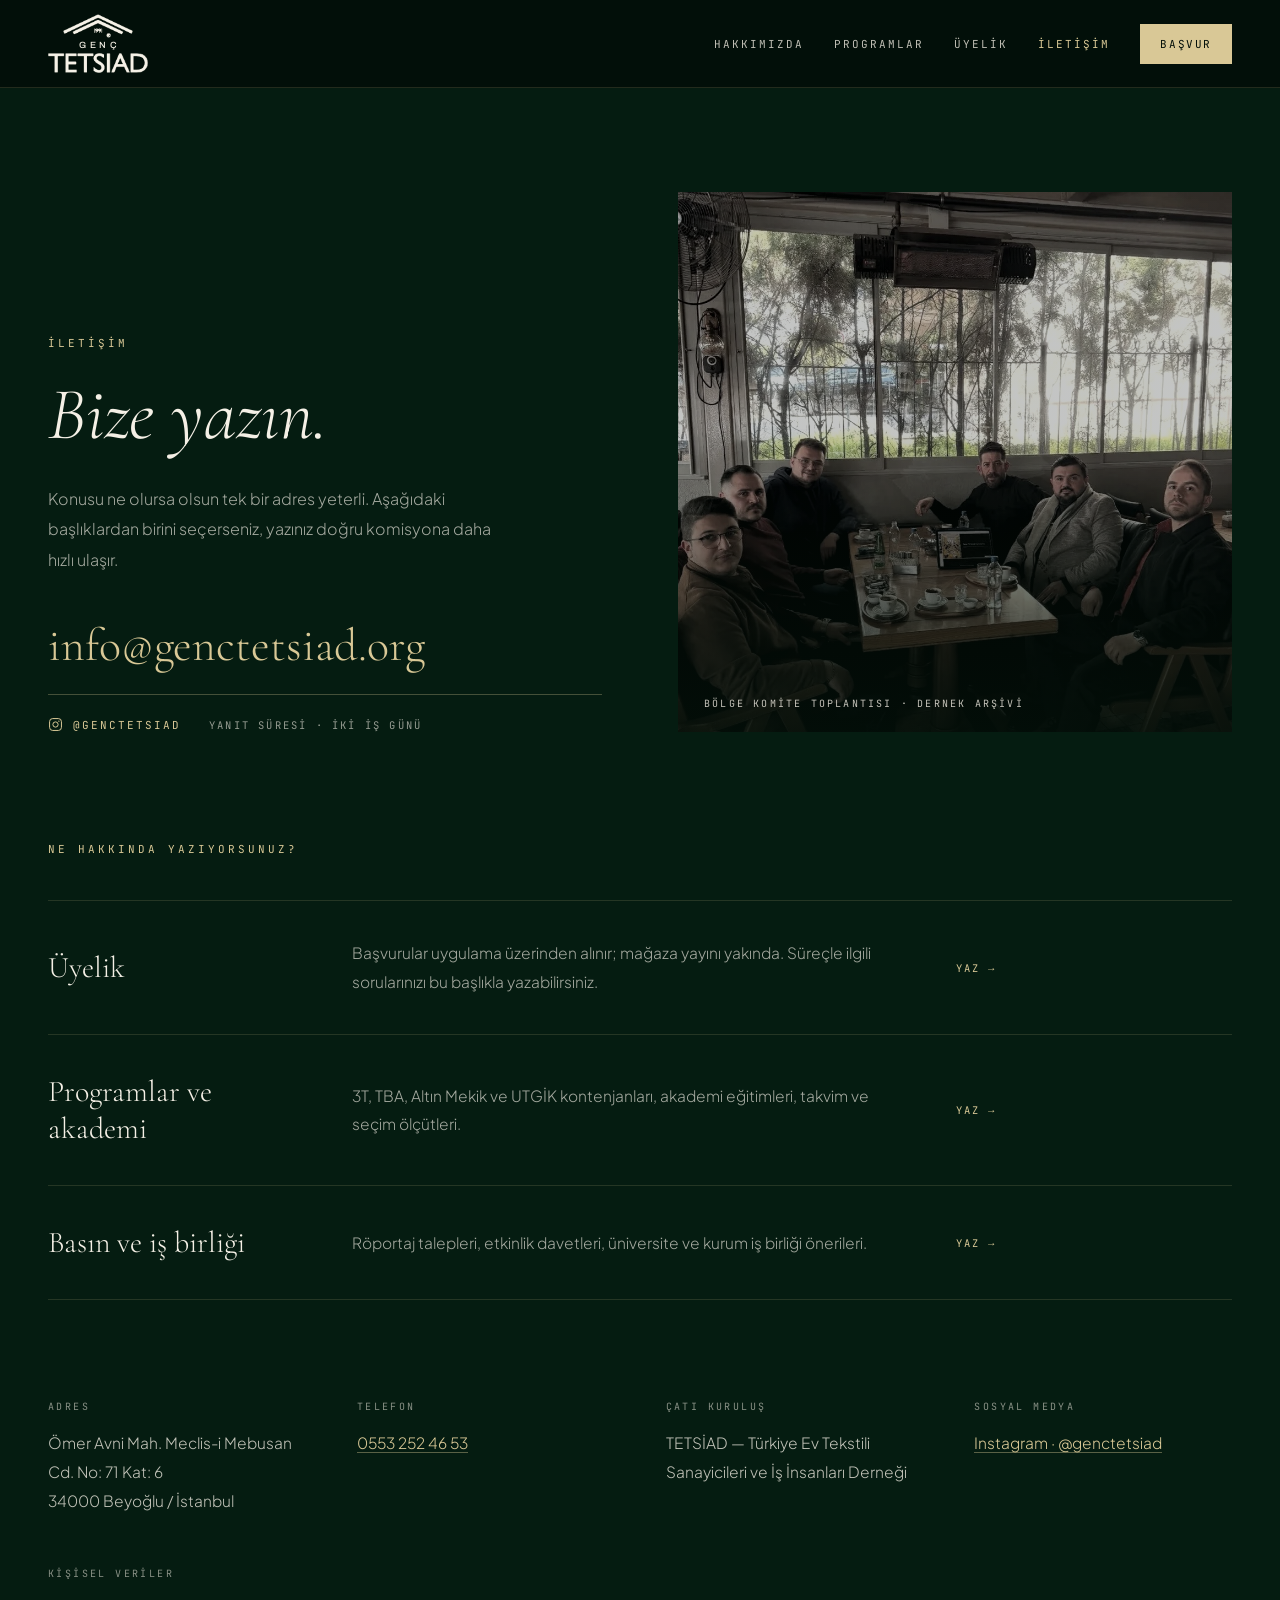
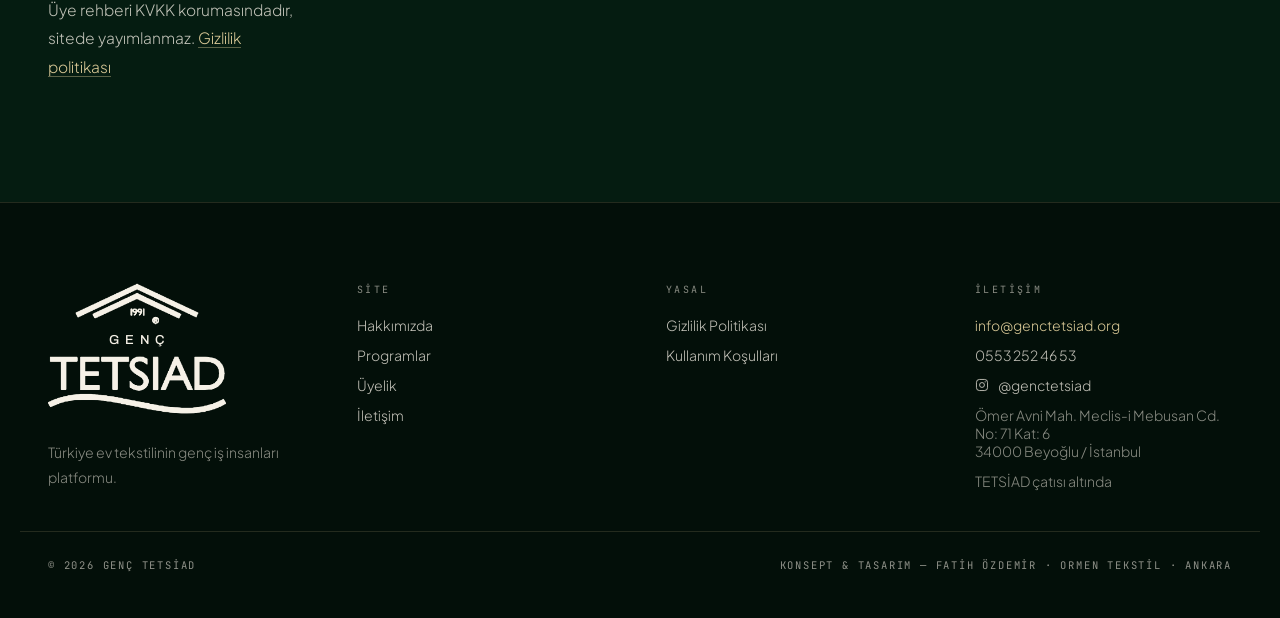
<file: iletisim/index.html>
<!doctype html>
<html lang="tr">
<head>
<meta charset="utf-8">
<meta name="viewport" content="width=device-width, initial-scale=1">
<title>İletişim — Genç TETSİAD</title>
<meta name="description" content="Üyelik, programlar, basın ve iş birliği başlıklarında Genç TETSİAD ile iletişime geçin: info@genctetsiad.org">
<link rel="canonical" href="https://genctetsiad.org/iletisim">

<meta property="og:type" content="website">
<meta property="og:site_name" content="Genç TETSİAD">
<meta property="og:title" content="İletişim — Genç TETSİAD">
<meta property="og:description" content="Üyelik, programlar, basın ve iş birliği başlıklarında Genç TETSİAD ile iletişime geçin: info@genctetsiad.org">
<meta property="og:url" content="https://genctetsiad.org/iletisim">
<meta property="og:locale" content="tr_TR">
<meta property="og:image" content="https://genctetsiad.org/assets/og.png">
<meta property="og:image:width" content="1200">
<meta property="og:image:height" content="630">
<meta name="twitter:card" content="summary_large_image">
<meta name="twitter:title" content="İletişim — Genç TETSİAD">
<meta name="twitter:description" content="Üyelik, programlar, basın ve iş birliği başlıklarında Genç TETSİAD ile iletişime geçin: info@genctetsiad.org">
<meta name="twitter:image" content="https://genctetsiad.org/assets/og.png">

<meta name="referrer" content="strict-origin-when-cross-origin">
<meta name="theme-color" content="#051C11">

<link rel="icon" href="/assets/favicon.png" sizes="512x512" type="image/png">
<link rel="apple-touch-icon" href="/assets/apple-touch-icon.png">

<link rel="preload" as="font" type="font/woff2" crossorigin href="/assets/fonts/plus-jakarta-sans-300-normal-latin.woff2">
<link rel="preload" as="font" type="font/woff2" crossorigin href="/assets/fonts/cormorant-garamond-300-italic-latin.woff2">
<link rel="stylesheet" href="/assets/fonts.css">
<link rel="stylesheet" href="/assets/site.css">
<script>document.documentElement.classList.add('js');</script>
</head>
<body>

<a class="skip" href="#icerik">İÇERİĞE GEÇ</a>

<header class="site-header">
  <div class="inner">
    <a class="brand" href="/" aria-label="Genç TETSİAD — ana sayfa">
      <span class="brand-stack" aria-hidden="true">
        <img class="brand-emblem" src="/assets/emblem.webp" alt="" width="871" height="296">
        <span class="brand-genc">GENÇ</span>
        <img class="brand-word" src="/assets/wordmark.webp" alt="" width="1231" height="246">
      </span>
    </a>
    <nav class="site-nav" aria-label="Ana menü">
      <a href="/hakkimizda">HAKKIMIZDA</a>
      <a href="/programlar">PROGRAMLAR</a>
      <a href="/uyelik">ÜYELİK</a>
      <a href="/iletisim" aria-current="page">İLETİŞİM</a>
      <a class="nav-cta" href="/uyelik">BAŞVUR</a>
    </nav>
  </div>
</header>

<main id="icerik">
  <section class="contact-top">
    <div>
      <p class="lbl" style="margin-bottom:26px">İLETİŞİM</p>
      <h1 class="serif-xl" style="font-size:clamp(38px,6vw,74px);margin:0 0 30px;line-height:1.06">Bize yazın.</h1>
      <p class="body-t" style="max-width:460px;margin:0 0 44px">Konusu ne olursa olsun tek bir adres yeterli. Aşağıdaki başlıklardan birini seçerseniz, yazınız doğru komisyona daha hızlı ulaşır.</p>
      <a class="mailto-xl" href="mailto:info@genctetsiad.org">info@genctetsiad.org</a>
      <div class="social-row">
        <a class="ig" href="https://www.instagram.com/genctetsiad/" target="_blank" rel="noopener noreferrer"><svg width="15" height="15" viewBox="0 0 24 24" fill="none" stroke="currentColor" stroke-width="1.6" aria-hidden="true"><rect x="2.5" y="2.5" width="19" height="19" rx="5"/><circle cx="12" cy="12" r="4.2"/><circle cx="17.4" cy="6.6" r="1.1" fill="currentColor" stroke="none"/></svg> @GENCTETSIAD</a>
        <span class="meta" style="font-size:10.5px;letter-spacing:2.2px">YANIT SÜRESİ · İKİ İŞ GÜNÜ</span>
      </div>
    </div>
    <figure class="figcap-wrap">
      <img src="/assets/bolge-komite.webp" alt="Genç TETSİAD bölge komite toplantısı" width="1064" height="980" loading="lazy" style="width:100%;height:auto;aspect-ratio:4/5;max-height:60vh;object-fit:cover;object-position:50% 62%;display:block;filter:saturate(.45) contrast(1.05) brightness(.85)">
      <div class="veil" style="background:linear-gradient(180deg,rgba(3,15,9,.1) 45%,rgba(3,15,9,.88) 100%)"></div>
      <figcaption style="right:26px">BÖLGE KOMİTE TOPLANTISI · DERNEK ARŞİVİ</figcaption>
    </figure>
  </section>

  <section aria-labelledby="konu-h" style="max-width:var(--wrap);margin:0 auto;padding:clamp(72px,9vw,110px) var(--pad) 0">
    <h2 class="lbl" id="konu-h" style="margin-bottom:44px">NE HAKKINDA YAZIYORSUNUZ?</h2>
    <div class="topics"><a href="mailto:info@genctetsiad.org?subject=Üyelik%20başvurusu"><div class="t">Üyelik</div><p>Başvurular uygulama üzerinden alınır; mağaza yayını yakında. Süreçle ilgili sorularınızı bu başlıkla yazabilirsiniz.</p><span class="go">YAZ →</span></a><a href="mailto:info@genctetsiad.org?subject=Program%20başvurusu"><div class="t">Programlar ve akademi</div><p>3T, TBA, Altın Mekik ve UTGİK kontenjanları, akademi eğitimleri, takvim ve seçim ölçütleri.</p><span class="go">YAZ →</span></a><a href="mailto:info@genctetsiad.org?subject=Basın%20ve%20iş%20birliği"><div class="t">Basın ve iş birliği</div><p>Röportaj talepleri, etkinlik davetleri, üniversite ve kurum iş birliği önerileri.</p><span class="go">YAZ →</span></a></div>
    <div style="border-top:1px solid var(--gold-line)"></div>
  </section>

  <section style="max-width:var(--wrap);margin:0 auto;padding:clamp(64px,8vw,100px) var(--pad) clamp(80px,10vw,120px)">
    <dl class="deflist">
      <div>
        <dt>ADRES</dt>
        <dd>Ömer Avni Mah. Meclis-i Mebusan Cd. No: 71 Kat: 6<br>34000 Beyoğlu / İstanbul</dd>
      </div>
      <div>
        <dt>TELEFON</dt>
        <dd><a href="tel:+905532524653">0553 252 46 53</a></dd>
      </div>
      <div>
        <dt>ÇATI KURULUŞ</dt>
        <dd>TETSİAD — Türkiye Ev Tekstili Sanayicileri ve İş İnsanları Derneği</dd>
      </div>
      <div>
        <dt>SOSYAL MEDYA</dt>
        <dd><a href="https://www.instagram.com/genctetsiad/" target="_blank" rel="noopener noreferrer">Instagram · @genctetsiad</a></dd>
      </div>
      <div>
        <dt>KİŞİSEL VERİLER</dt>
        <dd>Üye rehberi KVKK korumasındadır, sitede yayımlanmaz. <a href="/gizlilik-politikasi.html">Gizlilik politikası</a></dd>
      </div>
    </dl>
    
  </section>
</main>

<footer class="site-footer">
  <div class="cols">
    <div>
      <div class="foot-mark" role="img" aria-label="Genç TETSİAD">
        <img class="em" src="/assets/emblem.webp" alt="" aria-hidden="true" width="871" height="296" loading="lazy">
        <span class="genc" aria-hidden="true">GENÇ</span>
        <img class="wv" src="/assets/wordwave.webp" alt="" aria-hidden="true" width="1244" height="406" loading="lazy">
      </div>
      <p class="blurb">Türkiye ev tekstilinin genç iş insanları platformu.</p>
    </div>

    <nav aria-label="Site bağlantıları">
      <h2>SİTE</h2>
      <div class="links">
        <a href="/hakkimizda">Hakkımızda</a>
        <a href="/programlar">Programlar</a>
        <a href="/uyelik">Üyelik</a>
        <a href="/iletisim">İletişim</a>
      </div>
    </nav>

    <nav aria-label="Yasal bağlantılar">
      <h2>YASAL</h2>
      <div class="links">
        <a href="/gizlilik-politikasi.html">Gizlilik Politikası</a>
        <a href="/kullanim-kosullari.html">Kullanım Koşulları</a>
      </div>
    </nav>

    <div>
      <h2>İLETİŞİM</h2>
      <div class="links">
        <a class="mail" href="mailto:info@genctetsiad.org">info@genctetsiad.org</a>
        <a href="tel:+905532524653">0553 252 46 53</a>
        <a class="ig-sm" href="https://www.instagram.com/genctetsiad/" target="_blank" rel="noopener noreferrer"><svg width="14" height="14" viewBox="0 0 24 24" fill="none" stroke="currentColor" stroke-width="1.6" aria-hidden="true"><rect x="2.5" y="2.5" width="19" height="19" rx="5"/><circle cx="12" cy="12" r="4.2"/><circle cx="17.4" cy="6.6" r="1.1" fill="currentColor" stroke="none"/></svg> @genctetsiad</a>
        <span class="plain">Ömer Avni Mah. Meclis-i Mebusan Cd. No: 71 Kat: 6<br>34000 Beyoğlu / İstanbul</span>
        <span class="plain">TETSİAD çatısı altında</span>
      </div>
    </div>
  </div>

  <div class="bar">
    <span>© 2026 GENÇ TETSİAD</span>
    <span>KONSEPT &amp; TASARIM — FATİH ÖZDEMİR · ORMEN TEKSTİL · ANKARA</span>
  </div>
</footer>

<script src="/assets/site.js" defer></script>
</body>
</html>
</file>
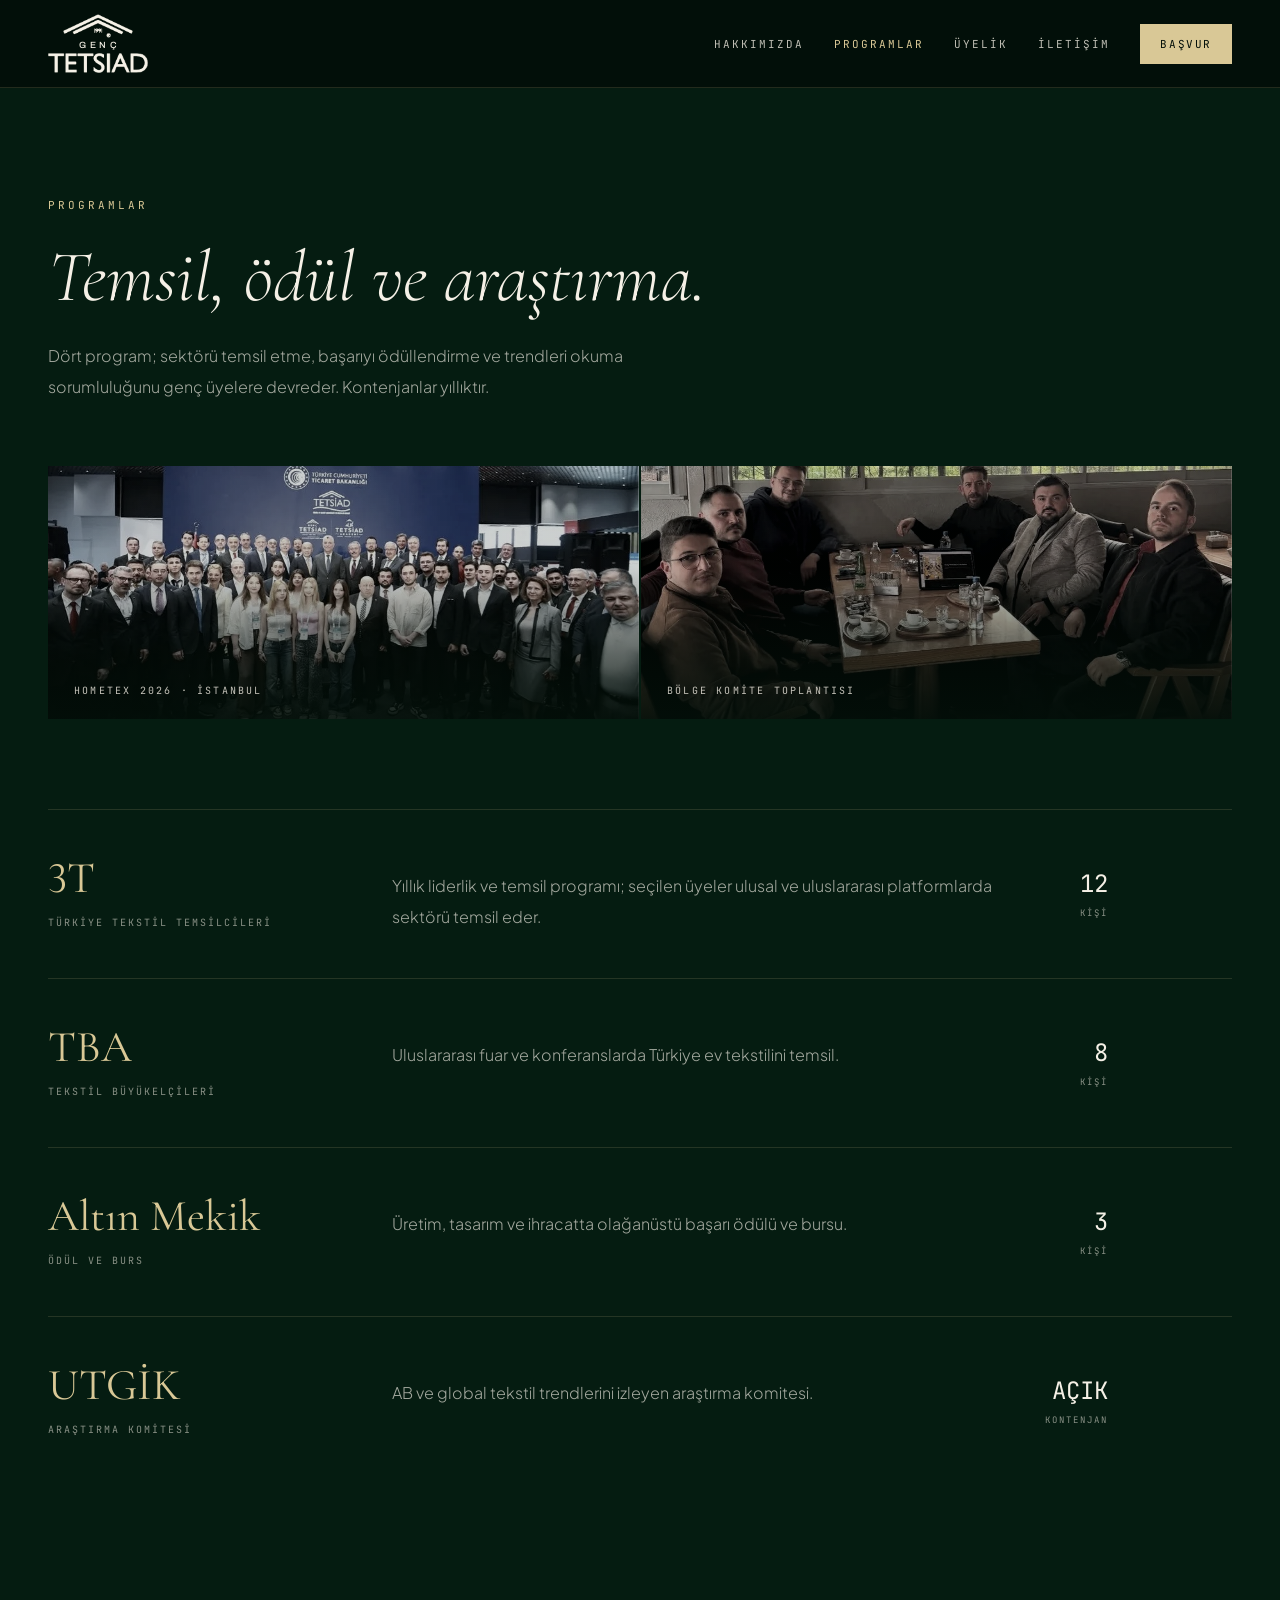
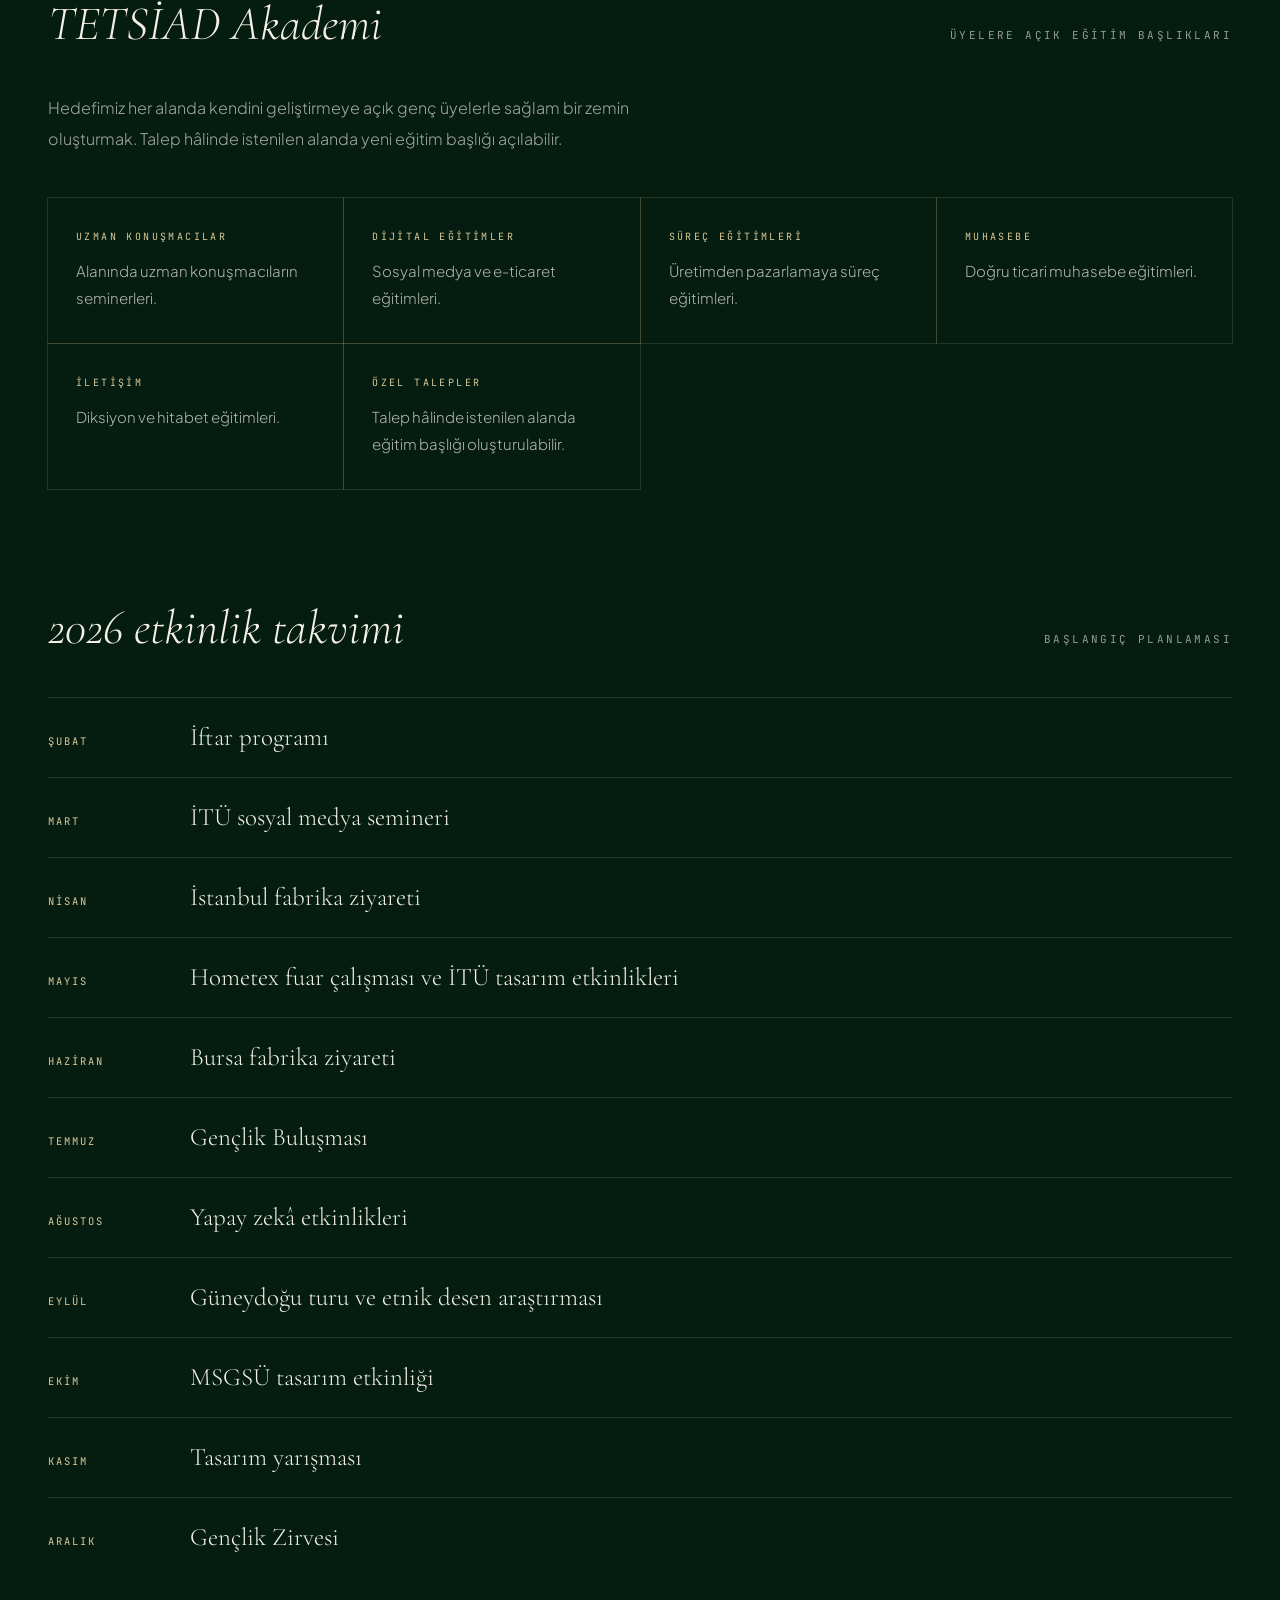
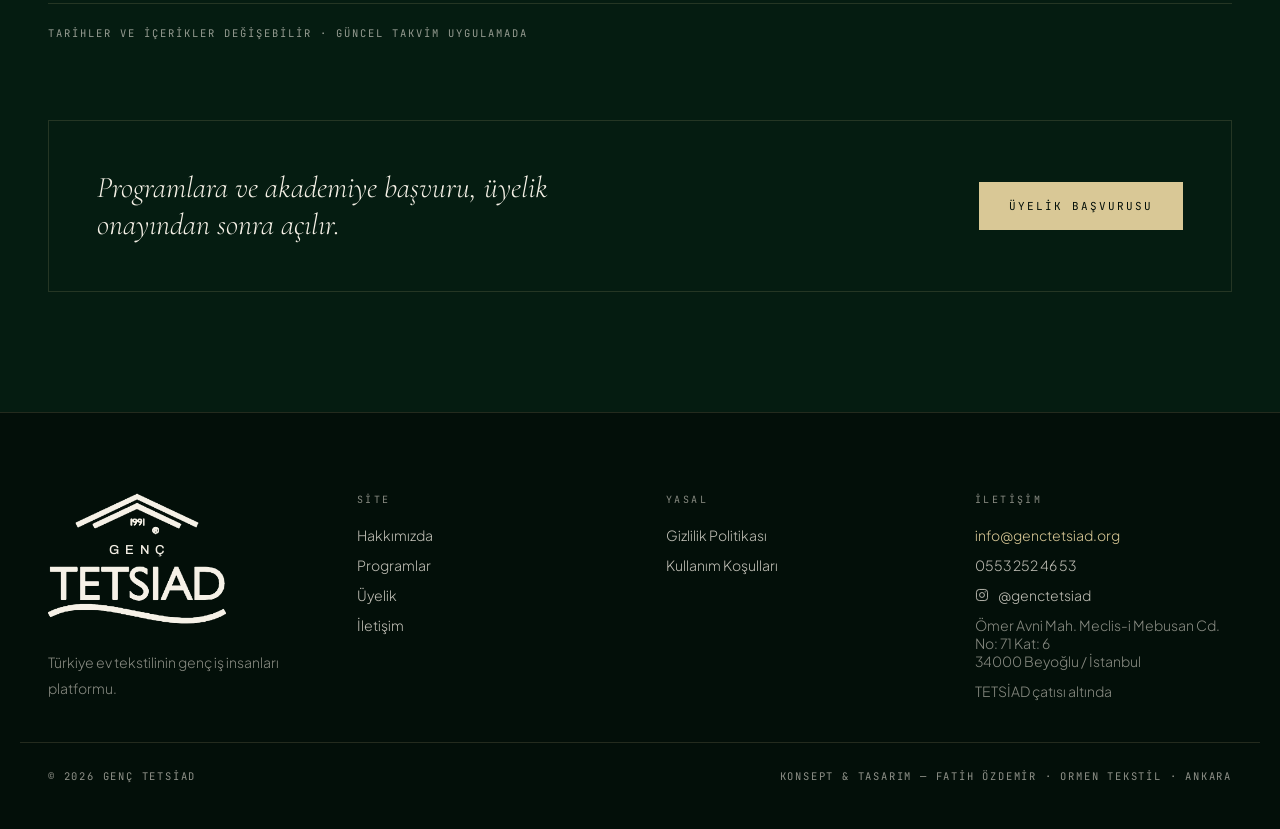
<file: programlar/index.html>
<!doctype html>
<html lang="tr">
<head>
<meta charset="utf-8">
<meta name="viewport" content="width=device-width, initial-scale=1">
<title>Programlar — Genç TETSİAD</title>
<meta name="description" content="3T, TBA, Altın Mekik ve UTGİK programları, TETSİAD Akademi eğitim başlıkları ve 2026 etkinlik takvimi.">
<link rel="canonical" href="https://genctetsiad.org/programlar">

<meta property="og:type" content="website">
<meta property="og:site_name" content="Genç TETSİAD">
<meta property="og:title" content="Programlar — Genç TETSİAD">
<meta property="og:description" content="3T, TBA, Altın Mekik ve UTGİK programları, TETSİAD Akademi eğitim başlıkları ve 2026 etkinlik takvimi.">
<meta property="og:url" content="https://genctetsiad.org/programlar">
<meta property="og:locale" content="tr_TR">
<meta property="og:image" content="https://genctetsiad.org/assets/og.png">
<meta property="og:image:width" content="1200">
<meta property="og:image:height" content="630">
<meta name="twitter:card" content="summary_large_image">
<meta name="twitter:title" content="Programlar — Genç TETSİAD">
<meta name="twitter:description" content="3T, TBA, Altın Mekik ve UTGİK programları, TETSİAD Akademi eğitim başlıkları ve 2026 etkinlik takvimi.">
<meta name="twitter:image" content="https://genctetsiad.org/assets/og.png">

<meta name="referrer" content="strict-origin-when-cross-origin">
<meta name="theme-color" content="#051C11">

<link rel="icon" href="/assets/favicon.png" sizes="512x512" type="image/png">
<link rel="apple-touch-icon" href="/assets/apple-touch-icon.png">

<link rel="preload" as="font" type="font/woff2" crossorigin href="/assets/fonts/plus-jakarta-sans-300-normal-latin.woff2">
<link rel="preload" as="font" type="font/woff2" crossorigin href="/assets/fonts/cormorant-garamond-300-italic-latin.woff2">
<link rel="stylesheet" href="/assets/fonts.css">
<link rel="stylesheet" href="/assets/site.css">
<script>document.documentElement.classList.add('js');</script>
</head>
<body>

<a class="skip" href="#icerik">İÇERİĞE GEÇ</a>

<header class="site-header">
  <div class="inner">
    <a class="brand" href="/" aria-label="Genç TETSİAD — ana sayfa">
      <span class="brand-stack" aria-hidden="true">
        <img class="brand-emblem" src="/assets/emblem.webp" alt="" width="871" height="296">
        <span class="brand-genc">GENÇ</span>
        <img class="brand-word" src="/assets/wordmark.webp" alt="" width="1231" height="246">
      </span>
    </a>
    <nav class="site-nav" aria-label="Ana menü">
      <a href="/hakkimizda">HAKKIMIZDA</a>
      <a href="/programlar" aria-current="page">PROGRAMLAR</a>
      <a href="/uyelik">ÜYELİK</a>
      <a href="/iletisim">İLETİŞİM</a>
      <a class="nav-cta" href="/uyelik">BAŞVUR</a>
    </nav>
  </div>
</header>

<main id="icerik" class="page">
  <p class="lbl">PROGRAMLAR</p>
  <h1>Temsil, ödül ve araştırma.</h1>
  <p class="body-t" style="max-width:580px;margin:0 0 clamp(48px,7vw,64px)">Dört program; sektörü temsil etme, başarıyı ödüllendirme ve trendleri okuma sorumluluğunu genç üyelere devreder. Kontenjanlar yıllıktır.</p>

  <div style="display:grid;grid-template-columns:repeat(auto-fit,minmax(280px,1fr));gap:2px;margin-bottom:clamp(64px,9vw,90px)">
    <figure class="figcap-wrap">
      <img class="wide" src="/assets/hometex-acilis.webp" alt="Hometex 2026 açılış töreni" width="923" height="558" loading="lazy" style="object-position:50% 100%;filter:saturate(.45) contrast(1.05) brightness(.9)">
      <div class="veil"></div>
      <figcaption>HOMETEX 2026 · İSTANBUL</figcaption>
    </figure>
    <figure class="figcap-wrap">
      <img class="wide" src="/assets/bolge-komite.webp" alt="Bölge komite toplantısı" width="1064" height="980" loading="lazy" style="object-position:50% 88%;filter:saturate(.45) contrast(1.05) brightness(.9)">
      <div class="veil"></div>
      <figcaption>BÖLGE KOMİTE TOPLANTISI</figcaption>
    </figure>
  </div>

  <ul class="prog prog-lg" style="margin-bottom:clamp(72px,9vw,110px)"><li data-reveal><div class="name"><h2>3T</h2><div class="sub">TÜRKİYE TEKSTİL TEMSİLCİLERİ</div></div><p class="desc">Yıllık liderlik ve temsil programı; seçilen üyeler ulusal ve uluslararası platformlarda sektörü temsil eder.</p><div class="qty"><div>12</div><div class="unit">KİŞİ</div></div></li><li data-reveal><div class="name"><h2>TBA</h2><div class="sub">TEKSTİL BÜYÜKELÇİLERİ</div></div><p class="desc">Uluslararası fuar ve konferanslarda Türkiye ev tekstilini temsil.</p><div class="qty"><div>8</div><div class="unit">KİŞİ</div></div></li><li data-reveal><div class="name"><h2>Altın Mekik</h2><div class="sub">ÖDÜL VE BURS</div></div><p class="desc">Üretim, tasarım ve ihracatta olağanüstü başarı ödülü ve bursu.</p><div class="qty"><div>3</div><div class="unit">KİŞİ</div></div></li><li data-reveal><div class="name"><h2>UTGİK</h2><div class="sub">ARAŞTIRMA KOMİTESİ</div></div><p class="desc">AB ve global tekstil trendlerini izleyen araştırma komitesi.</p><div class="qty"><div>AÇIK</div><div class="unit">KONTENJAN</div></div></li></ul>

  <section class="sec-block" aria-labelledby="akademi-h">
    <div class="row-head" style="margin-bottom:clamp(28px,4vw,40px)">
      <h2 class="serif-h3" id="akademi-h">TETSİAD Akademi</h2>
      <p class="meta">ÜYELERE AÇIK EĞİTİM BAŞLIKLARI</p>
    </div>
    <p class="body-t" style="max-width:620px;margin:0 0 clamp(32px,4vw,44px)">Hedefimiz her alanda kendini geliştirmeye açık genç üyelerle sağlam bir zemin oluşturmak. Talep hâlinde istenilen alanda yeni eğitim başlığı açılabilir.</p>
    <ul class="cellgrid boxes boxes-acad"><li><h3>UZMAN KONUŞMACILAR</h3><p>Alanında uzman konuşmacıların seminerleri.</p></li><li><h3>DİJİTAL EĞİTİMLER</h3><p>Sosyal medya ve e-ticaret eğitimleri.</p></li><li><h3>SÜREÇ EĞİTİMLERİ</h3><p>Üretimden pazarlamaya süreç eğitimleri.</p></li><li><h3>MUHASEBE</h3><p>Doğru ticari muhasebe eğitimleri.</p></li><li><h3>İLETİŞİM</h3><p>Diksiyon ve hitabet eğitimleri.</p></li><li><h3>ÖZEL TALEPLER</h3><p>Talep hâlinde istenilen alanda eğitim başlığı oluşturulabilir.</p></li></ul>
  </section>

  <section style="margin-bottom:clamp(56px,7vw,80px)" aria-labelledby="takvim-h">
    <div class="row-head" style="margin-bottom:clamp(28px,4vw,40px)">
      <h2 class="serif-h3" id="takvim-h">2026 etkinlik takvimi</h2>
      <p class="meta">BAŞLANGIÇ PLANLAMASI</p>
    </div>
    <ol class="cal"><li><span class="m">ŞUBAT</span><span class="e">İftar programı</span></li><li><span class="m">MART</span><span class="e">İTÜ sosyal medya semineri</span></li><li><span class="m">NİSAN</span><span class="e">İstanbul fabrika ziyareti</span></li><li><span class="m">MAYIS</span><span class="e">Hometex fuar çalışması ve İTÜ tasarım etkinlikleri</span></li><li><span class="m">HAZİRAN</span><span class="e">Bursa fabrika ziyareti</span></li><li><span class="m">TEMMUZ</span><span class="e">Gençlik Buluşması</span></li><li><span class="m">AĞUSTOS</span><span class="e">Yapay zekâ etkinlikleri</span></li><li><span class="m">EYLÜL</span><span class="e">Güneydoğu turu ve etnik desen araştırması</span></li><li><span class="m">EKİM</span><span class="e">MSGSÜ tasarım etkinliği</span></li><li><span class="m">KASIM</span><span class="e">Tasarım yarışması</span></li><li><span class="m">ARALIK</span><span class="e">Gençlik Zirvesi</span></li></ol>
    <p class="meta" style="font-size:10.5px;letter-spacing:2px;margin:26px 0 0;padding-top:22px;border-top:1px solid var(--gold-line)">TARİHLER VE İÇERİKLER DEĞİŞEBİLİR · GÜNCEL TAKVİM UYGULAMADA</p>
  </section>

  <div class="callout">
    <p>Programlara ve akademiye başvuru, üyelik onayından sonra açılır.</p>
    <a class="btn btn-solid" href="/uyelik">ÜYELİK BAŞVURUSU</a>
  </div>
</main>

<footer class="site-footer">
  <div class="cols">
    <div>
      <div class="foot-mark" role="img" aria-label="Genç TETSİAD">
        <img class="em" src="/assets/emblem.webp" alt="" aria-hidden="true" width="871" height="296" loading="lazy">
        <span class="genc" aria-hidden="true">GENÇ</span>
        <img class="wv" src="/assets/wordwave.webp" alt="" aria-hidden="true" width="1244" height="406" loading="lazy">
      </div>
      <p class="blurb">Türkiye ev tekstilinin genç iş insanları platformu.</p>
    </div>

    <nav aria-label="Site bağlantıları">
      <h2>SİTE</h2>
      <div class="links">
        <a href="/hakkimizda">Hakkımızda</a>
        <a href="/programlar">Programlar</a>
        <a href="/uyelik">Üyelik</a>
        <a href="/iletisim">İletişim</a>
      </div>
    </nav>

    <nav aria-label="Yasal bağlantılar">
      <h2>YASAL</h2>
      <div class="links">
        <a href="/gizlilik-politikasi.html">Gizlilik Politikası</a>
        <a href="/kullanim-kosullari.html">Kullanım Koşulları</a>
      </div>
    </nav>

    <div>
      <h2>İLETİŞİM</h2>
      <div class="links">
        <a class="mail" href="mailto:info@genctetsiad.org">info@genctetsiad.org</a>
        <a href="tel:+905532524653">0553 252 46 53</a>
        <a class="ig-sm" href="https://www.instagram.com/genctetsiad/" target="_blank" rel="noopener noreferrer"><svg width="14" height="14" viewBox="0 0 24 24" fill="none" stroke="currentColor" stroke-width="1.6" aria-hidden="true"><rect x="2.5" y="2.5" width="19" height="19" rx="5"/><circle cx="12" cy="12" r="4.2"/><circle cx="17.4" cy="6.6" r="1.1" fill="currentColor" stroke="none"/></svg> @genctetsiad</a>
        <span class="plain">Ömer Avni Mah. Meclis-i Mebusan Cd. No: 71 Kat: 6<br>34000 Beyoğlu / İstanbul</span>
        <span class="plain">TETSİAD çatısı altında</span>
      </div>
    </div>
  </div>

  <div class="bar">
    <span>© 2026 GENÇ TETSİAD</span>
    <span>KONSEPT &amp; TASARIM — FATİH ÖZDEMİR · ORMEN TEKSTİL · ANKARA</span>
  </div>
</footer>

<script src="/assets/site.js" defer></script>
</body>
</html>
</file>
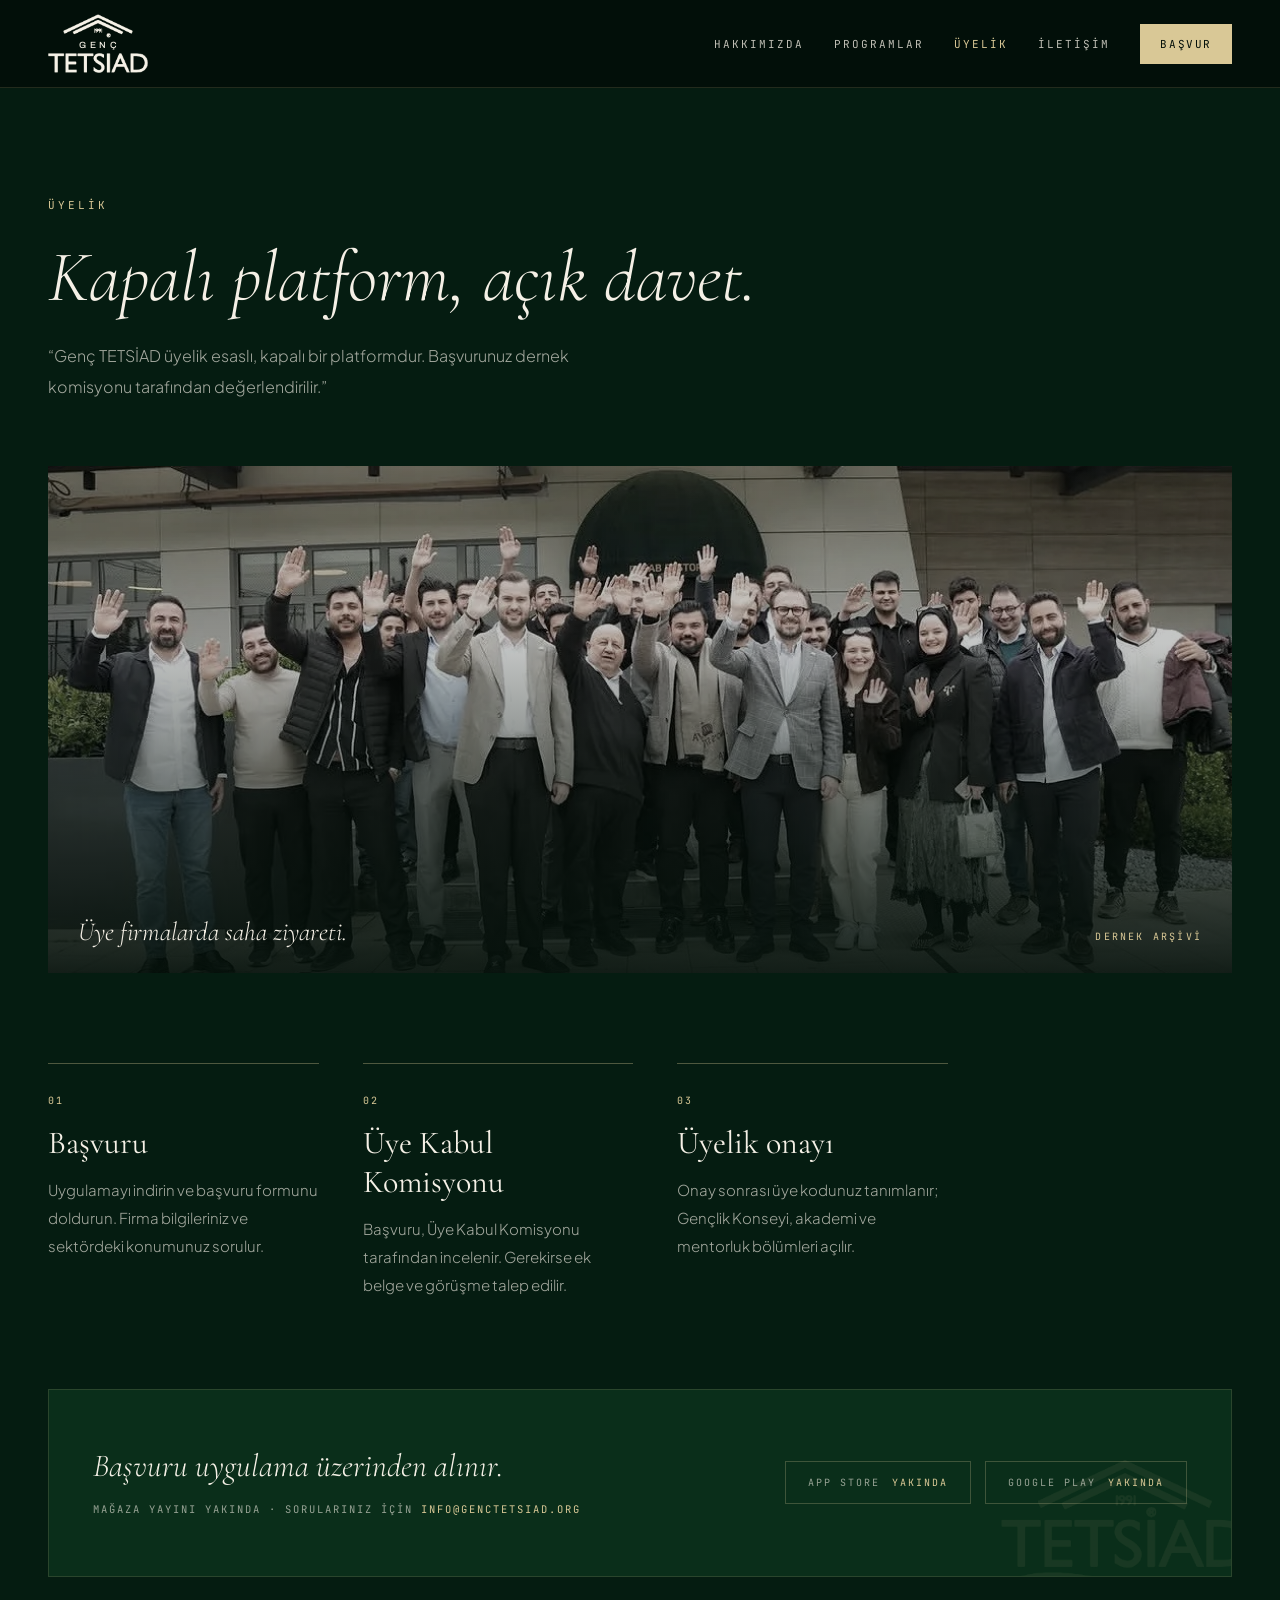
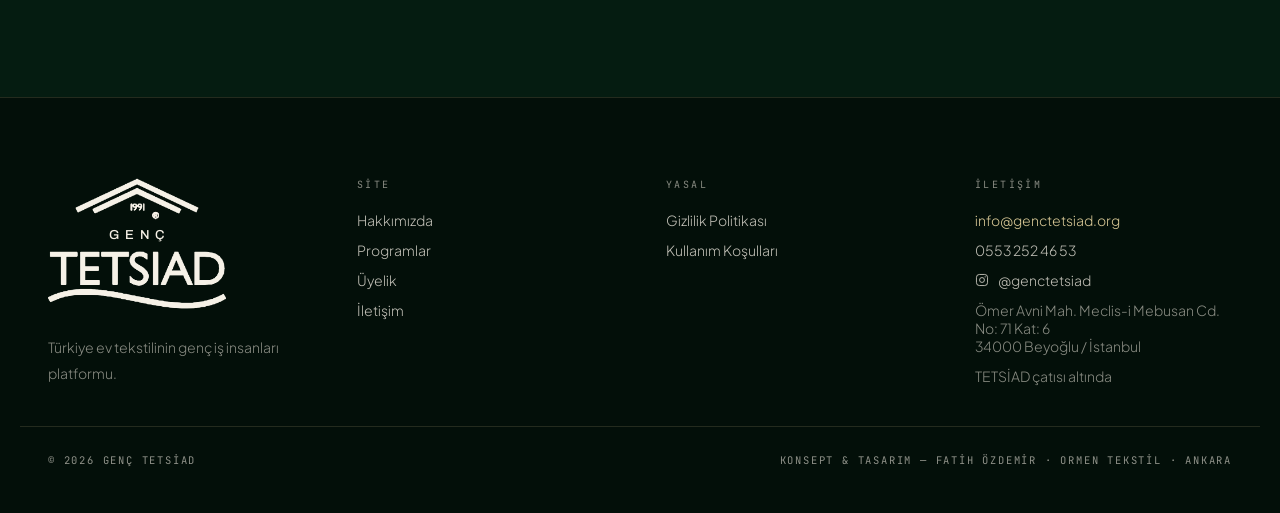
<file: uyelik/index.html>
<!doctype html>
<html lang="tr">
<head>
<meta charset="utf-8">
<meta name="viewport" content="width=device-width, initial-scale=1">
<title>Üyelik — Genç TETSİAD</title>
<meta name="description" content="Genç TETSİAD üyelik esaslı, kapalı bir platformdur. Başvuru, Üye Kabul Komisyonu değerlendirmesi ve üyelik onayı olmak üzere üç adım.">
<link rel="canonical" href="https://genctetsiad.org/uyelik">

<meta property="og:type" content="website">
<meta property="og:site_name" content="Genç TETSİAD">
<meta property="og:title" content="Üyelik — Genç TETSİAD">
<meta property="og:description" content="Genç TETSİAD üyelik esaslı, kapalı bir platformdur. Başvuru, Üye Kabul Komisyonu değerlendirmesi ve üyelik onayı olmak üzere üç adım.">
<meta property="og:url" content="https://genctetsiad.org/uyelik">
<meta property="og:locale" content="tr_TR">
<meta property="og:image" content="https://genctetsiad.org/assets/og.png">
<meta property="og:image:width" content="1200">
<meta property="og:image:height" content="630">
<meta name="twitter:card" content="summary_large_image">
<meta name="twitter:title" content="Üyelik — Genç TETSİAD">
<meta name="twitter:description" content="Genç TETSİAD üyelik esaslı, kapalı bir platformdur. Başvuru, Üye Kabul Komisyonu değerlendirmesi ve üyelik onayı olmak üzere üç adım.">
<meta name="twitter:image" content="https://genctetsiad.org/assets/og.png">

<meta name="referrer" content="strict-origin-when-cross-origin">
<meta name="theme-color" content="#051C11">

<link rel="icon" href="/assets/favicon.png" sizes="512x512" type="image/png">
<link rel="apple-touch-icon" href="/assets/apple-touch-icon.png">

<link rel="preload" as="font" type="font/woff2" crossorigin href="/assets/fonts/plus-jakarta-sans-300-normal-latin.woff2">
<link rel="preload" as="font" type="font/woff2" crossorigin href="/assets/fonts/cormorant-garamond-300-italic-latin.woff2">
<link rel="stylesheet" href="/assets/fonts.css">
<link rel="stylesheet" href="/assets/site.css">
<script>document.documentElement.classList.add('js');</script>
</head>
<body>

<a class="skip" href="#icerik">İÇERİĞE GEÇ</a>

<header class="site-header">
  <div class="inner">
    <a class="brand" href="/" aria-label="Genç TETSİAD — ana sayfa">
      <span class="brand-stack" aria-hidden="true">
        <img class="brand-emblem" src="/assets/emblem.webp" alt="" width="871" height="296">
        <span class="brand-genc">GENÇ</span>
        <img class="brand-word" src="/assets/wordmark.webp" alt="" width="1231" height="246">
      </span>
    </a>
    <nav class="site-nav" aria-label="Ana menü">
      <a href="/hakkimizda">HAKKIMIZDA</a>
      <a href="/programlar">PROGRAMLAR</a>
      <a href="/uyelik" aria-current="page">ÜYELİK</a>
      <a href="/iletisim">İLETİŞİM</a>
      <a class="nav-cta" href="/uyelik">BAŞVUR</a>
    </nav>
  </div>
</header>

<main id="icerik" class="page">
  <p class="lbl">ÜYELİK</p>
  <h1>Kapalı platform, açık davet.</h1>
  <p class="body-t" style="max-width:600px;margin:0 0 clamp(48px,7vw,64px)">“Genç TETSİAD üyelik esaslı, kapalı bir platformdur. Başvurunuz dernek komisyonu tarafından değerlendirilir.”</p>

  <figure class="figcap-wrap" style="margin:0 0 clamp(64px,9vw,90px)">
    <img class="wide" src="/assets/fabrika-ziyareti.webp" alt="Genç TETSİAD üyeleri bir üye fabrikasında" width="1179" height="499" loading="lazy" style="object-position:50% 38%;filter:saturate(.5) contrast(1.05) brightness(.9)">
    <div class="veil" style="background:linear-gradient(180deg,rgba(3,15,9,.15) 35%,rgba(3,15,9,.92) 100%)"></div>
    <figcaption style="left:clamp(20px,3vw,30px);right:clamp(20px,3vw,30px);bottom:26px;display:flex;flex-wrap:wrap;gap:12px 16px;justify-content:space-between;align-items:baseline">
      <span style="font-family:var(--serif);font-style:italic;font-size:clamp(20px,2.4vw,26px);color:var(--ivory);letter-spacing:normal">Üye firmalarda saha ziyareti.</span>
      <span style="color:var(--gold)">DERNEK ARŞİVİ</span>
    </figcaption>
  </figure>

  <ol class="steps steps-lg"><li data-reveal><div class="no">01</div><h2>Başvuru</h2><p>Uygulamayı indirin ve başvuru formunu doldurun. Firma bilgileriniz ve sektördeki konumunuz sorulur.</p></li><li data-reveal><div class="no">02</div><h2>Üye Kabul Komisyonu</h2><p>Başvuru, Üye Kabul Komisyonu tarafından incelenir. Gerekirse ek belge ve görüşme talep edilir.</p></li><li data-reveal><div class="no">03</div><h2>Üyelik onayı</h2><p>Onay sonrası üye kodunuz tanımlanır; Gençlik Konseyi, akademi ve mentorluk bölümleri açılır.</p></li></ol>

  <div class="applybox">
    <img src="/assets/mark-gold.webp" alt="" aria-hidden="true" width="1244" height="692" loading="lazy">
    <div class="txt">
      <p class="big">Başvuru uygulama üzerinden alınır.</p>
      <p class="sm">MAĞAZA YAYINI YAKINDA · SORULARINIZ İÇİN <a href="mailto:info@genctetsiad.org">INFO@GENCTETSIAD.ORG</a></p>
    </div>
    <div class="badges"><div class="badge"><span class="k">APP STORE</span><span class="v">YAKINDA</span></div><div class="badge"><span class="k">GOOGLE PLAY</span><span class="v">YAKINDA</span></div></div>
  </div>
</main>

<footer class="site-footer">
  <div class="cols">
    <div>
      <div class="foot-mark" role="img" aria-label="Genç TETSİAD">
        <img class="em" src="/assets/emblem.webp" alt="" aria-hidden="true" width="871" height="296" loading="lazy">
        <span class="genc" aria-hidden="true">GENÇ</span>
        <img class="wv" src="/assets/wordwave.webp" alt="" aria-hidden="true" width="1244" height="406" loading="lazy">
      </div>
      <p class="blurb">Türkiye ev tekstilinin genç iş insanları platformu.</p>
    </div>

    <nav aria-label="Site bağlantıları">
      <h2>SİTE</h2>
      <div class="links">
        <a href="/hakkimizda">Hakkımızda</a>
        <a href="/programlar">Programlar</a>
        <a href="/uyelik">Üyelik</a>
        <a href="/iletisim">İletişim</a>
      </div>
    </nav>

    <nav aria-label="Yasal bağlantılar">
      <h2>YASAL</h2>
      <div class="links">
        <a href="/gizlilik-politikasi.html">Gizlilik Politikası</a>
        <a href="/kullanim-kosullari.html">Kullanım Koşulları</a>
      </div>
    </nav>

    <div>
      <h2>İLETİŞİM</h2>
      <div class="links">
        <a class="mail" href="mailto:info@genctetsiad.org">info@genctetsiad.org</a>
        <a href="tel:+905532524653">0553 252 46 53</a>
        <a class="ig-sm" href="https://www.instagram.com/genctetsiad/" target="_blank" rel="noopener noreferrer"><svg width="14" height="14" viewBox="0 0 24 24" fill="none" stroke="currentColor" stroke-width="1.6" aria-hidden="true"><rect x="2.5" y="2.5" width="19" height="19" rx="5"/><circle cx="12" cy="12" r="4.2"/><circle cx="17.4" cy="6.6" r="1.1" fill="currentColor" stroke="none"/></svg> @genctetsiad</a>
        <span class="plain">Ömer Avni Mah. Meclis-i Mebusan Cd. No: 71 Kat: 6<br>34000 Beyoğlu / İstanbul</span>
        <span class="plain">TETSİAD çatısı altında</span>
      </div>
    </div>
  </div>

  <div class="bar">
    <span>© 2026 GENÇ TETSİAD</span>
    <span>KONSEPT &amp; TASARIM — FATİH ÖZDEMİR · ORMEN TEKSTİL · ANKARA</span>
  </div>
</footer>

<script src="/assets/site.js" defer></script>
</body>
</html>
</file>
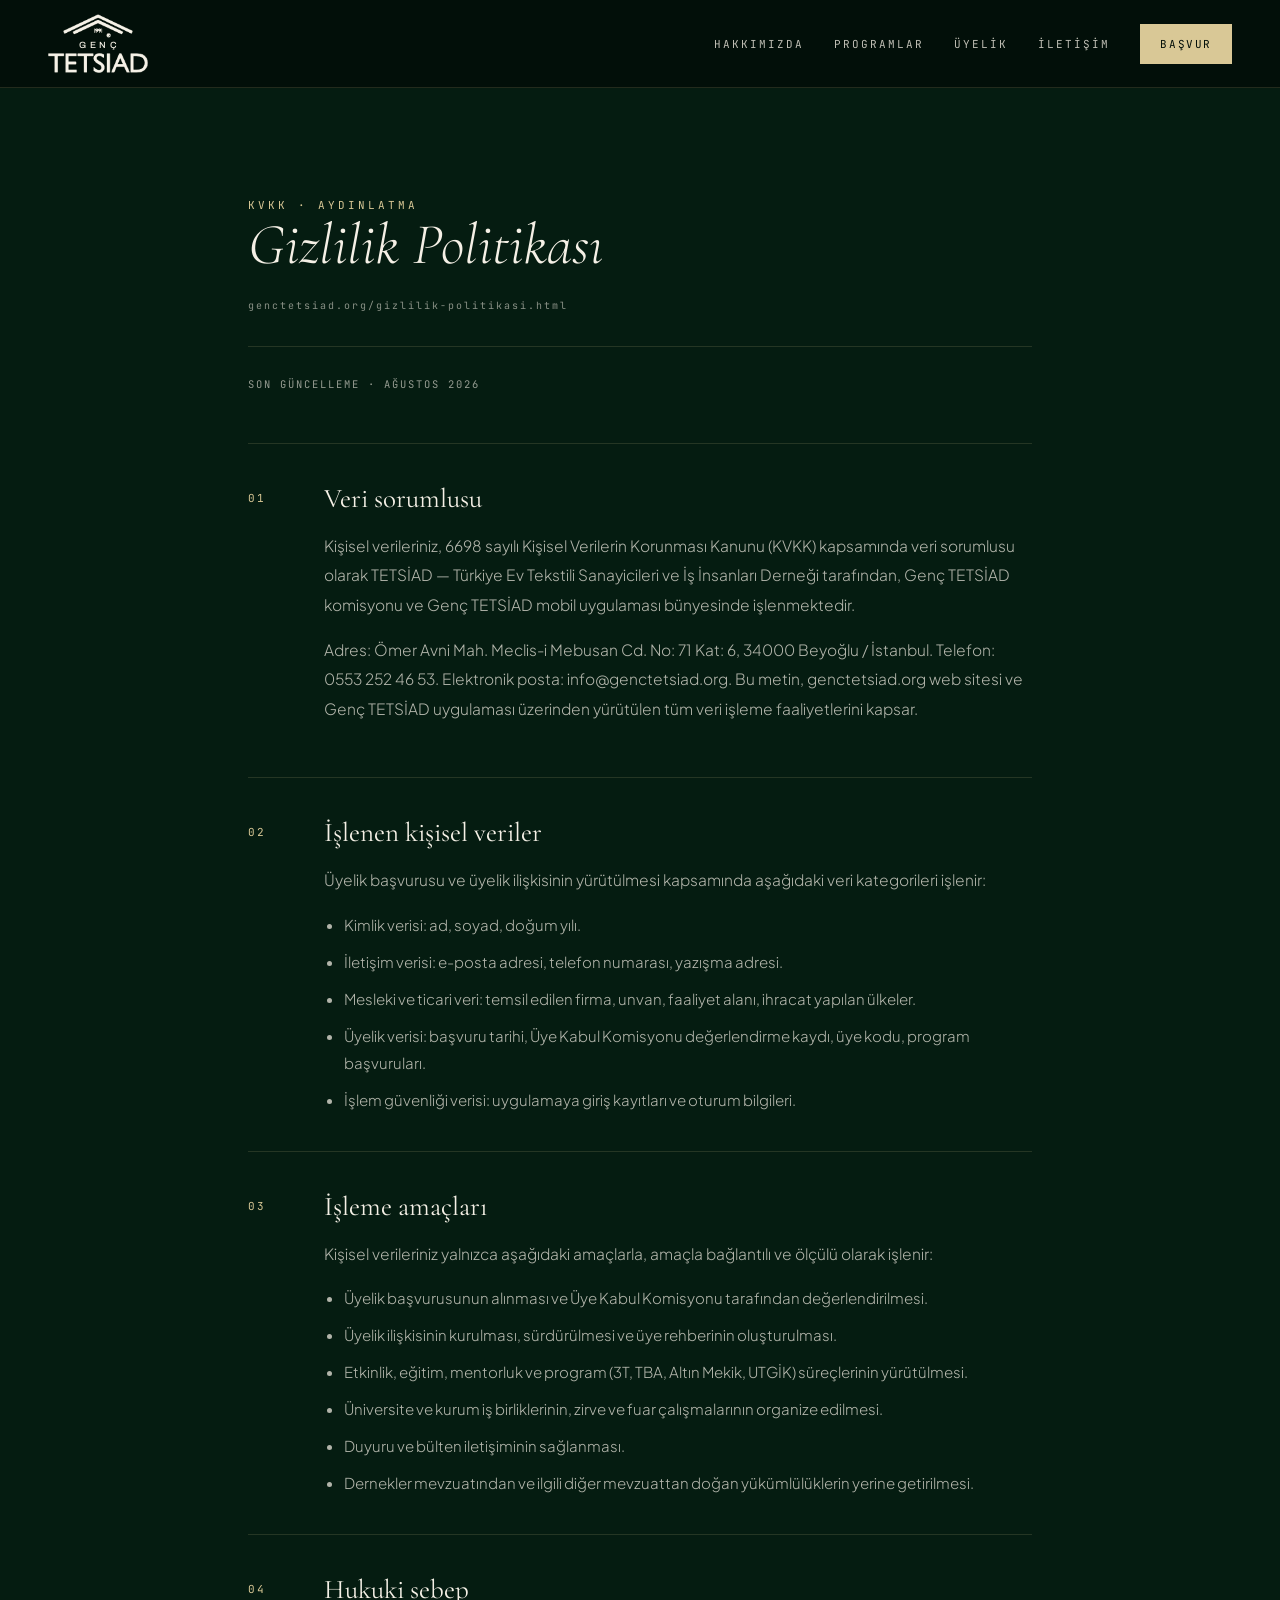
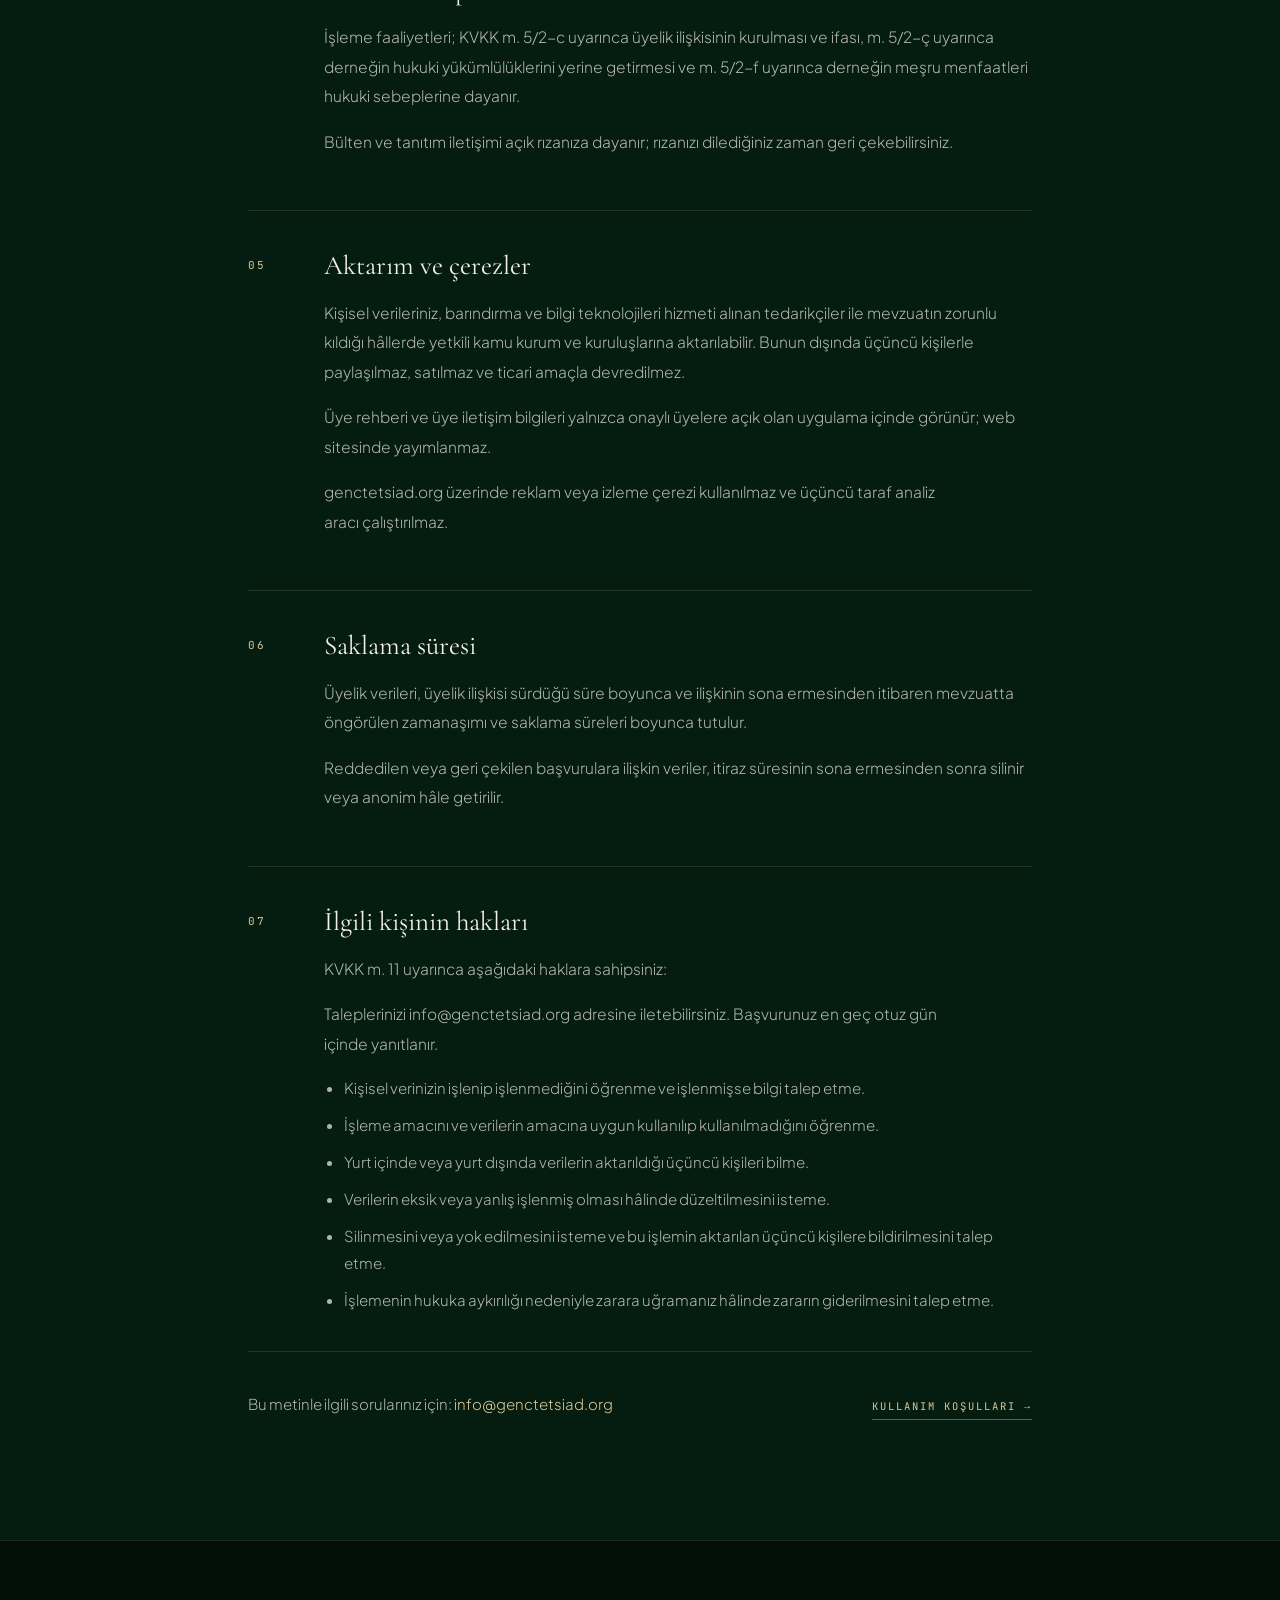
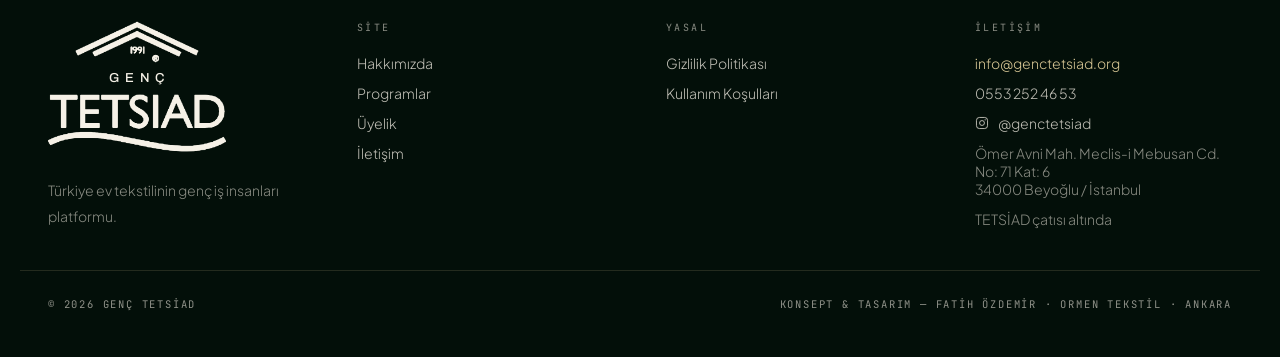
<file: gizlilik-politikasi.html>
<!doctype html>
<html lang="tr">
<head>
<meta charset="utf-8">
<meta name="viewport" content="width=device-width, initial-scale=1">
<title>Gizlilik Politikası — Genç TETSİAD</title>
<meta name="description" content="Genç TETSİAD KVKK aydınlatma metni: işlenen kişisel veriler, işleme amaçları, hukuki sebepler, saklama süresi ve ilgili kişinin hakları.">
<link rel="canonical" href="https://genctetsiad.org/gizlilik-politikasi.html">

<meta property="og:type" content="website">
<meta property="og:site_name" content="Genç TETSİAD">
<meta property="og:title" content="Gizlilik Politikası — Genç TETSİAD">
<meta property="og:description" content="Genç TETSİAD KVKK aydınlatma metni: işlenen kişisel veriler, işleme amaçları, hukuki sebepler, saklama süresi ve ilgili kişinin hakları.">
<meta property="og:url" content="https://genctetsiad.org/gizlilik-politikasi.html">
<meta property="og:locale" content="tr_TR">
<meta property="og:image" content="https://genctetsiad.org/assets/og.png">
<meta property="og:image:width" content="1200">
<meta property="og:image:height" content="630">
<meta name="twitter:card" content="summary_large_image">
<meta name="twitter:title" content="Gizlilik Politikası — Genç TETSİAD">
<meta name="twitter:description" content="Genç TETSİAD KVKK aydınlatma metni: işlenen kişisel veriler, işleme amaçları, hukuki sebepler, saklama süresi ve ilgili kişinin hakları.">
<meta name="twitter:image" content="https://genctetsiad.org/assets/og.png">

<meta name="referrer" content="strict-origin-when-cross-origin">
<meta name="theme-color" content="#051C11">

<link rel="icon" href="/assets/favicon.png" sizes="512x512" type="image/png">
<link rel="apple-touch-icon" href="/assets/apple-touch-icon.png">

<link rel="preload" as="font" type="font/woff2" crossorigin href="/assets/fonts/plus-jakarta-sans-300-normal-latin.woff2">
<link rel="preload" as="font" type="font/woff2" crossorigin href="/assets/fonts/cormorant-garamond-300-italic-latin.woff2">
<link rel="stylesheet" href="/assets/fonts.css">
<link rel="stylesheet" href="/assets/site.css">
<script>document.documentElement.classList.add('js');</script>
</head>
<body>

<a class="skip" href="#icerik">İÇERİĞE GEÇ</a>

<header class="site-header">
  <div class="inner">
    <a class="brand" href="/" aria-label="Genç TETSİAD — ana sayfa">
      <span class="brand-stack" aria-hidden="true">
        <img class="brand-emblem" src="/assets/emblem.webp" alt="" width="871" height="296">
        <span class="brand-genc">GENÇ</span>
        <img class="brand-word" src="/assets/wordmark.webp" alt="" width="1231" height="246">
      </span>
    </a>
    <nav class="site-nav" aria-label="Ana menü">
      <a href="/hakkimizda">HAKKIMIZDA</a>
      <a href="/programlar">PROGRAMLAR</a>
      <a href="/uyelik">ÜYELİK</a>
      <a href="/iletisim">İLETİŞİM</a>
      <a class="nav-cta" href="/uyelik">BAŞVUR</a>
    </nav>
  </div>
</header>

<main id="icerik" class="legal">
  <p class="lbl">KVKK · AYDINLATMA</p>
  <h1>Gizlilik Politikası</h1>
  <p class="path">genctetsiad.org/gizlilik-politikasi.html</p>
  <p class="upd">SON GÜNCELLEME · AĞUSTOS 2026</p>
  
  <div class="legal-body"><section class="legal-sec"><div class="no">01</div><div><h2>Veri sorumlusu</h2><p>Kişisel verileriniz, 6698 sayılı Kişisel Verilerin Korunması Kanunu (KVKK) kapsamında veri sorumlusu olarak TETSİAD — Türkiye Ev Tekstili Sanayicileri ve İş İnsanları Derneği tarafından, Genç TETSİAD komisyonu ve Genç TETSİAD mobil uygulaması bünyesinde işlenmektedir.</p><p>Adres: Ömer Avni Mah. Meclis-i Mebusan Cd. No: 71 Kat: 6, 34000 Beyoğlu / İstanbul. Telefon: 0553 252 46 53. Elektronik posta: info@genctetsiad.org. Bu metin, genctetsiad.org web sitesi ve Genç TETSİAD uygulaması üzerinden yürütülen tüm veri işleme faaliyetlerini kapsar.</p></div></section><section class="legal-sec"><div class="no">02</div><div><h2>İşlenen kişisel veriler</h2><p>Üyelik başvurusu ve üyelik ilişkisinin yürütülmesi kapsamında aşağıdaki veri kategorileri işlenir:</p><ul><li>Kimlik verisi: ad, soyad, doğum yılı.</li><li>İletişim verisi: e-posta adresi, telefon numarası, yazışma adresi.</li><li>Mesleki ve ticari veri: temsil edilen firma, unvan, faaliyet alanı, ihracat yapılan ülkeler.</li><li>Üyelik verisi: başvuru tarihi, Üye Kabul Komisyonu değerlendirme kaydı, üye kodu, program başvuruları.</li><li>İşlem güvenliği verisi: uygulamaya giriş kayıtları ve oturum bilgileri.</li></ul></div></section><section class="legal-sec"><div class="no">03</div><div><h2>İşleme amaçları</h2><p>Kişisel verileriniz yalnızca aşağıdaki amaçlarla, amaçla bağlantılı ve ölçülü olarak işlenir:</p><ul><li>Üyelik başvurusunun alınması ve Üye Kabul Komisyonu tarafından değerlendirilmesi.</li><li>Üyelik ilişkisinin kurulması, sürdürülmesi ve üye rehberinin oluşturulması.</li><li>Etkinlik, eğitim, mentorluk ve program (3T, TBA, Altın Mekik, UTGİK) süreçlerinin yürütülmesi.</li><li>Üniversite ve kurum iş birliklerinin, zirve ve fuar çalışmalarının organize edilmesi.</li><li>Duyuru ve bülten iletişiminin sağlanması.</li><li>Dernekler mevzuatından ve ilgili diğer mevzuattan doğan yükümlülüklerin yerine getirilmesi.</li></ul></div></section><section class="legal-sec"><div class="no">04</div><div><h2>Hukuki sebep</h2><p>İşleme faaliyetleri; KVKK m. 5/2-c uyarınca üyelik ilişkisinin kurulması ve ifası, m. 5/2-ç uyarınca derneğin hukuki yükümlülüklerini yerine getirmesi ve m. 5/2-f uyarınca derneğin meşru menfaatleri hukuki sebeplerine dayanır.</p><p>Bülten ve tanıtım iletişimi açık rızanıza dayanır; rızanızı dilediğiniz zaman geri çekebilirsiniz.</p></div></section><section class="legal-sec"><div class="no">05</div><div><h2>Aktarım ve çerezler</h2><p>Kişisel verileriniz, barındırma ve bilgi teknolojileri hizmeti alınan tedarikçiler ile mevzuatın zorunlu kıldığı hâllerde yetkili kamu kurum ve kuruluşlarına aktarılabilir. Bunun dışında üçüncü kişilerle paylaşılmaz, satılmaz ve ticari amaçla devredilmez.</p><p>Üye rehberi ve üye iletişim bilgileri yalnızca onaylı üyelere açık olan uygulama içinde görünür; web sitesinde yayımlanmaz.</p><p>genctetsiad.org üzerinde reklam veya izleme çerezi kullanılmaz ve üçüncü taraf analiz aracı çalıştırılmaz.</p></div></section><section class="legal-sec"><div class="no">06</div><div><h2>Saklama süresi</h2><p>Üyelik verileri, üyelik ilişkisi sürdüğü süre boyunca ve ilişkinin sona ermesinden itibaren mevzuatta öngörülen zamanaşımı ve saklama süreleri boyunca tutulur.</p><p>Reddedilen veya geri çekilen başvurulara ilişkin veriler, itiraz süresinin sona ermesinden sonra silinir veya anonim hâle getirilir.</p></div></section><section class="legal-sec"><div class="no">07</div><div><h2>İlgili kişinin hakları</h2><p>KVKK m. 11 uyarınca aşağıdaki haklara sahipsiniz:</p><p>Taleplerinizi info@genctetsiad.org adresine iletebilirsiniz. Başvurunuz en geç otuz gün içinde yanıtlanır.</p><ul><li>Kişisel verinizin işlenip işlenmediğini öğrenme ve işlenmişse bilgi talep etme.</li><li>İşleme amacını ve verilerin amacına uygun kullanılıp kullanılmadığını öğrenme.</li><li>Yurt içinde veya yurt dışında verilerin aktarıldığı üçüncü kişileri bilme.</li><li>Verilerin eksik veya yanlış işlenmiş olması hâlinde düzeltilmesini isteme.</li><li>Silinmesini veya yok edilmesini isteme ve bu işlemin aktarılan üçüncü kişilere bildirilmesini talep etme.</li><li>İşlemenin hukuka aykırılığı nedeniyle zarara uğramanız hâlinde zararın giderilmesini talep etme.</li></ul></div></section></div>
  <div class="legal-foot">
    <p>Bu metinle ilgili sorularınız için: <a href="mailto:info@genctetsiad.org">info@genctetsiad.org</a></p>
    <a class="link-under" href="/kullanim-kosullari.html" style="font-size:10.5px">KULLANIM KOŞULLARI →</a>
  </div>
</main>

<footer class="site-footer">
  <div class="cols">
    <div>
      <div class="foot-mark" role="img" aria-label="Genç TETSİAD">
        <img class="em" src="/assets/emblem.webp" alt="" aria-hidden="true" width="871" height="296" loading="lazy">
        <span class="genc" aria-hidden="true">GENÇ</span>
        <img class="wv" src="/assets/wordwave.webp" alt="" aria-hidden="true" width="1244" height="406" loading="lazy">
      </div>
      <p class="blurb">Türkiye ev tekstilinin genç iş insanları platformu.</p>
    </div>

    <nav aria-label="Site bağlantıları">
      <h2>SİTE</h2>
      <div class="links">
        <a href="/hakkimizda">Hakkımızda</a>
        <a href="/programlar">Programlar</a>
        <a href="/uyelik">Üyelik</a>
        <a href="/iletisim">İletişim</a>
      </div>
    </nav>

    <nav aria-label="Yasal bağlantılar">
      <h2>YASAL</h2>
      <div class="links">
        <a href="/gizlilik-politikasi.html">Gizlilik Politikası</a>
        <a href="/kullanim-kosullari.html">Kullanım Koşulları</a>
      </div>
    </nav>

    <div>
      <h2>İLETİŞİM</h2>
      <div class="links">
        <a class="mail" href="mailto:info@genctetsiad.org">info@genctetsiad.org</a>
        <a href="tel:+905532524653">0553 252 46 53</a>
        <a class="ig-sm" href="https://www.instagram.com/genctetsiad/" target="_blank" rel="noopener noreferrer"><svg width="14" height="14" viewBox="0 0 24 24" fill="none" stroke="currentColor" stroke-width="1.6" aria-hidden="true"><rect x="2.5" y="2.5" width="19" height="19" rx="5"/><circle cx="12" cy="12" r="4.2"/><circle cx="17.4" cy="6.6" r="1.1" fill="currentColor" stroke="none"/></svg> @genctetsiad</a>
        <span class="plain">Ömer Avni Mah. Meclis-i Mebusan Cd. No: 71 Kat: 6<br>34000 Beyoğlu / İstanbul</span>
        <span class="plain">TETSİAD çatısı altında</span>
      </div>
    </div>
  </div>

  <div class="bar">
    <span>© 2026 GENÇ TETSİAD</span>
    <span>KONSEPT &amp; TASARIM — FATİH ÖZDEMİR · ORMEN TEKSTİL · ANKARA</span>
  </div>
</footer>

<script src="/assets/site.js" defer></script>
</body>
</html>
</file>
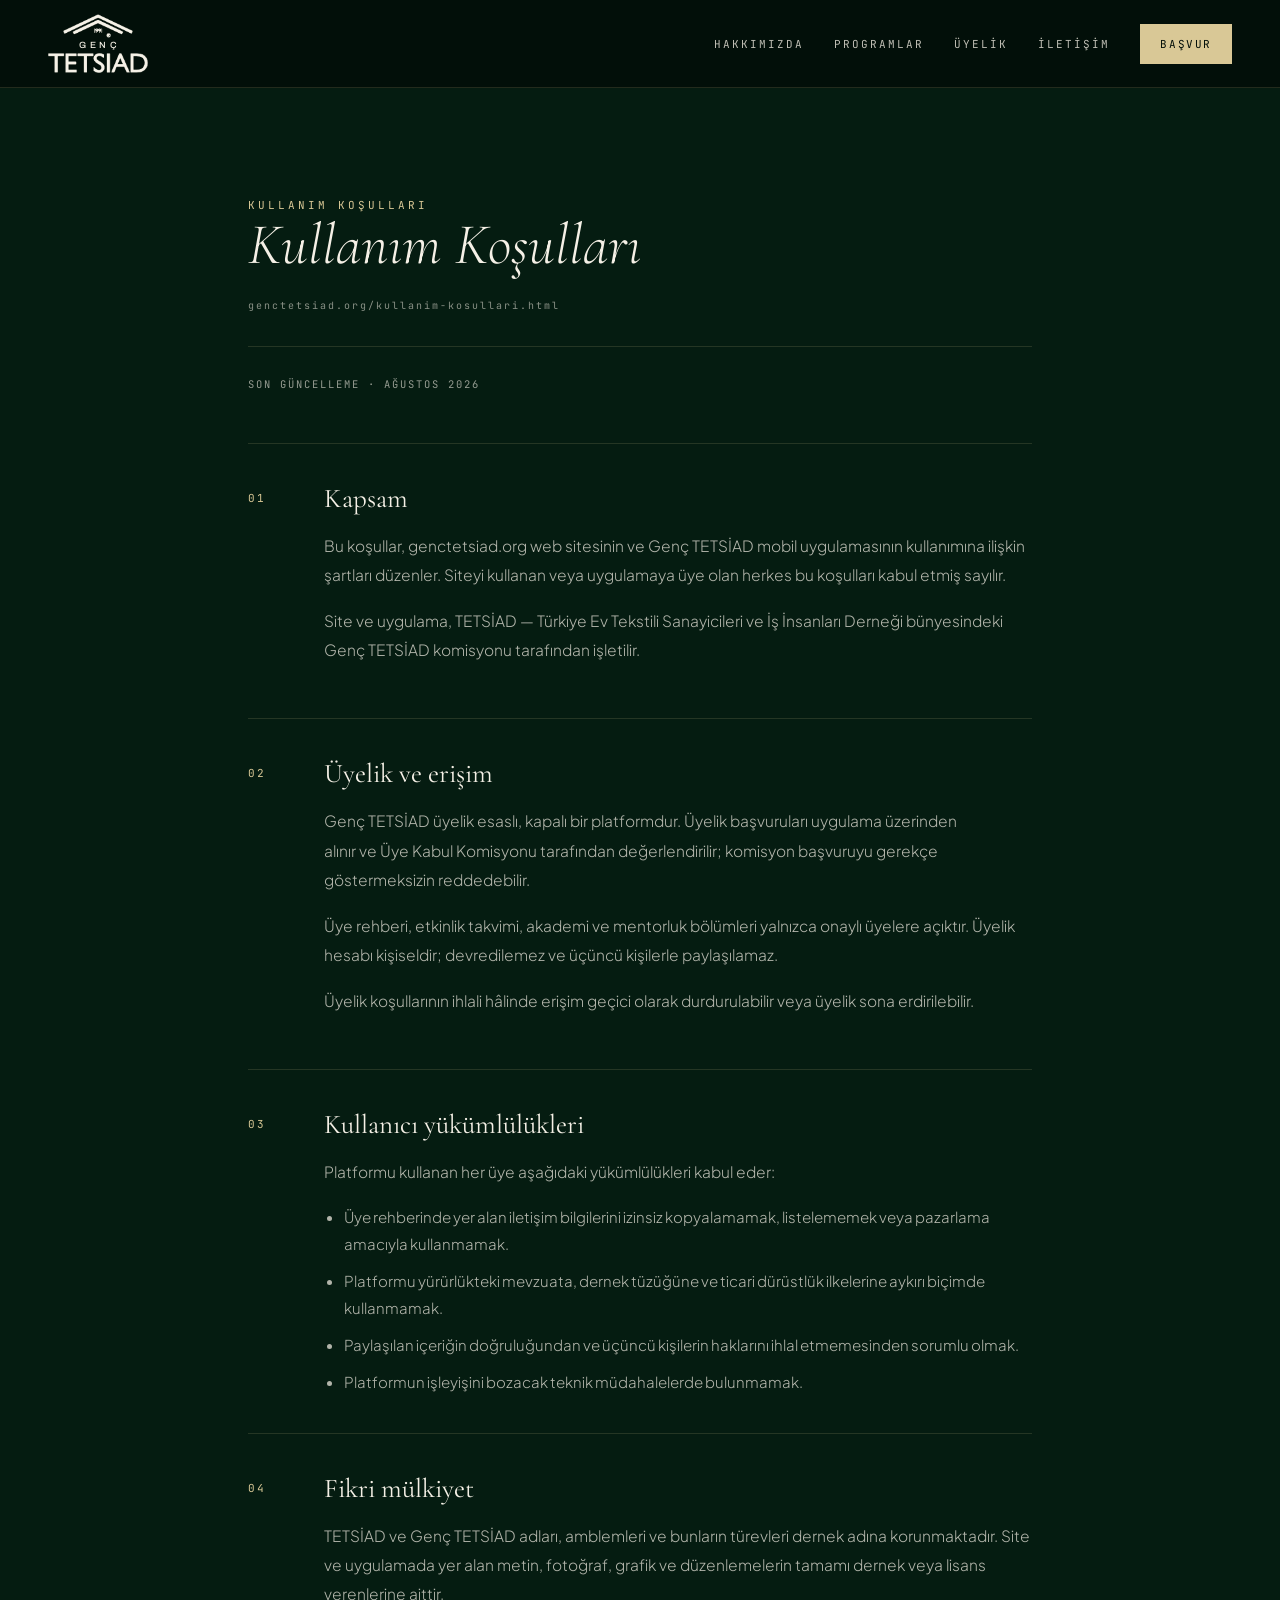
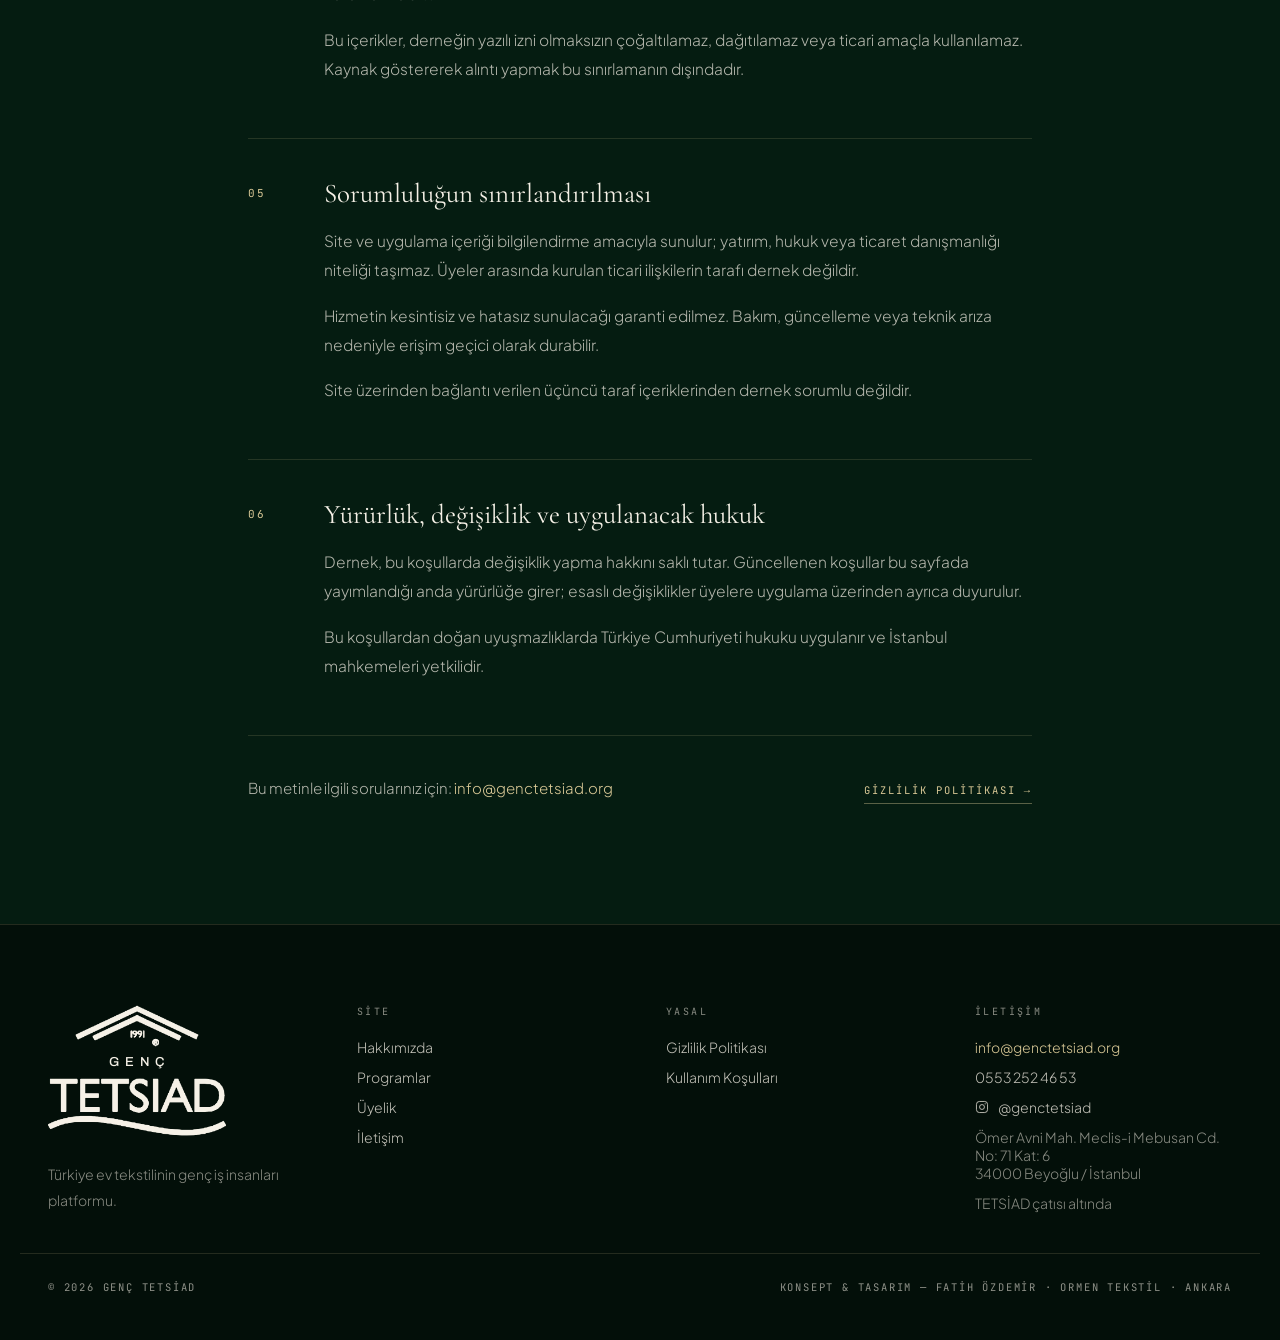
<file: kullanim-kosullari.html>
<!doctype html>
<html lang="tr">
<head>
<meta charset="utf-8">
<meta name="viewport" content="width=device-width, initial-scale=1">
<title>Kullanım Koşulları — Genç TETSİAD</title>
<meta name="description" content="genctetsiad.org ve Genç TETSİAD mobil uygulamasının kullanım koşulları: üyelik, erişim, kullanıcı yükümlülükleri ve fikri mülkiyet.">
<link rel="canonical" href="https://genctetsiad.org/kullanim-kosullari.html">

<meta property="og:type" content="website">
<meta property="og:site_name" content="Genç TETSİAD">
<meta property="og:title" content="Kullanım Koşulları — Genç TETSİAD">
<meta property="og:description" content="genctetsiad.org ve Genç TETSİAD mobil uygulamasının kullanım koşulları: üyelik, erişim, kullanıcı yükümlülükleri ve fikri mülkiyet.">
<meta property="og:url" content="https://genctetsiad.org/kullanim-kosullari.html">
<meta property="og:locale" content="tr_TR">
<meta property="og:image" content="https://genctetsiad.org/assets/og.png">
<meta property="og:image:width" content="1200">
<meta property="og:image:height" content="630">
<meta name="twitter:card" content="summary_large_image">
<meta name="twitter:title" content="Kullanım Koşulları — Genç TETSİAD">
<meta name="twitter:description" content="genctetsiad.org ve Genç TETSİAD mobil uygulamasının kullanım koşulları: üyelik, erişim, kullanıcı yükümlülükleri ve fikri mülkiyet.">
<meta name="twitter:image" content="https://genctetsiad.org/assets/og.png">

<meta name="referrer" content="strict-origin-when-cross-origin">
<meta name="theme-color" content="#051C11">

<link rel="icon" href="/assets/favicon.png" sizes="512x512" type="image/png">
<link rel="apple-touch-icon" href="/assets/apple-touch-icon.png">

<link rel="preload" as="font" type="font/woff2" crossorigin href="/assets/fonts/plus-jakarta-sans-300-normal-latin.woff2">
<link rel="preload" as="font" type="font/woff2" crossorigin href="/assets/fonts/cormorant-garamond-300-italic-latin.woff2">
<link rel="stylesheet" href="/assets/fonts.css">
<link rel="stylesheet" href="/assets/site.css">
<script>document.documentElement.classList.add('js');</script>
</head>
<body>

<a class="skip" href="#icerik">İÇERİĞE GEÇ</a>

<header class="site-header">
  <div class="inner">
    <a class="brand" href="/" aria-label="Genç TETSİAD — ana sayfa">
      <span class="brand-stack" aria-hidden="true">
        <img class="brand-emblem" src="/assets/emblem.webp" alt="" width="871" height="296">
        <span class="brand-genc">GENÇ</span>
        <img class="brand-word" src="/assets/wordmark.webp" alt="" width="1231" height="246">
      </span>
    </a>
    <nav class="site-nav" aria-label="Ana menü">
      <a href="/hakkimizda">HAKKIMIZDA</a>
      <a href="/programlar">PROGRAMLAR</a>
      <a href="/uyelik">ÜYELİK</a>
      <a href="/iletisim">İLETİŞİM</a>
      <a class="nav-cta" href="/uyelik">BAŞVUR</a>
    </nav>
  </div>
</header>

<main id="icerik" class="legal">
  <p class="lbl">KULLANIM KOŞULLARI</p>
  <h1>Kullanım Koşulları</h1>
  <p class="path">genctetsiad.org/kullanim-kosullari.html</p>
  <p class="upd">SON GÜNCELLEME · AĞUSTOS 2026</p>
  
  <div class="legal-body"><section class="legal-sec"><div class="no">01</div><div><h2>Kapsam</h2><p>Bu koşullar, genctetsiad.org web sitesinin ve Genç TETSİAD mobil uygulamasının kullanımına ilişkin şartları düzenler. Siteyi kullanan veya uygulamaya üye olan herkes bu koşulları kabul etmiş sayılır.</p><p>Site ve uygulama, TETSİAD — Türkiye Ev Tekstili Sanayicileri ve İş İnsanları Derneği bünyesindeki Genç TETSİAD komisyonu tarafından işletilir.</p></div></section><section class="legal-sec"><div class="no">02</div><div><h2>Üyelik ve erişim</h2><p>Genç TETSİAD üyelik esaslı, kapalı bir platformdur. Üyelik başvuruları uygulama üzerinden alınır ve Üye Kabul Komisyonu tarafından değerlendirilir; komisyon başvuruyu gerekçe göstermeksizin reddedebilir.</p><p>Üye rehberi, etkinlik takvimi, akademi ve mentorluk bölümleri yalnızca onaylı üyelere açıktır. Üyelik hesabı kişiseldir; devredilemez ve üçüncü kişilerle paylaşılamaz.</p><p>Üyelik koşullarının ihlali hâlinde erişim geçici olarak durdurulabilir veya üyelik sona erdirilebilir.</p></div></section><section class="legal-sec"><div class="no">03</div><div><h2>Kullanıcı yükümlülükleri</h2><p>Platformu kullanan her üye aşağıdaki yükümlülükleri kabul eder:</p><ul><li>Üye rehberinde yer alan iletişim bilgilerini izinsiz kopyalamamak, listelememek veya pazarlama amacıyla kullanmamak.</li><li>Platformu yürürlükteki mevzuata, dernek tüzüğüne ve ticari dürüstlük ilkelerine aykırı biçimde kullanmamak.</li><li>Paylaşılan içeriğin doğruluğundan ve üçüncü kişilerin haklarını ihlal etmemesinden sorumlu olmak.</li><li>Platformun işleyişini bozacak teknik müdahalelerde bulunmamak.</li></ul></div></section><section class="legal-sec"><div class="no">04</div><div><h2>Fikri mülkiyet</h2><p>TETSİAD ve Genç TETSİAD adları, amblemleri ve bunların türevleri dernek adına korunmaktadır. Site ve uygulamada yer alan metin, fotoğraf, grafik ve düzenlemelerin tamamı dernek veya lisans verenlerine aittir.</p><p>Bu içerikler, derneğin yazılı izni olmaksızın çoğaltılamaz, dağıtılamaz veya ticari amaçla kullanılamaz. Kaynak göstererek alıntı yapmak bu sınırlamanın dışındadır.</p></div></section><section class="legal-sec"><div class="no">05</div><div><h2>Sorumluluğun sınırlandırılması</h2><p>Site ve uygulama içeriği bilgilendirme amacıyla sunulur; yatırım, hukuk veya ticaret danışmanlığı niteliği taşımaz. Üyeler arasında kurulan ticari ilişkilerin tarafı dernek değildir.</p><p>Hizmetin kesintisiz ve hatasız sunulacağı garanti edilmez. Bakım, güncelleme veya teknik arıza nedeniyle erişim geçici olarak durabilir.</p><p>Site üzerinden bağlantı verilen üçüncü taraf içeriklerinden dernek sorumlu değildir.</p></div></section><section class="legal-sec"><div class="no">06</div><div><h2>Yürürlük, değişiklik ve uygulanacak hukuk</h2><p>Dernek, bu koşullarda değişiklik yapma hakkını saklı tutar. Güncellenen koşullar bu sayfada yayımlandığı anda yürürlüğe girer; esaslı değişiklikler üyelere uygulama üzerinden ayrıca duyurulur.</p><p>Bu koşullardan doğan uyuşmazlıklarda Türkiye Cumhuriyeti hukuku uygulanır ve İstanbul mahkemeleri yetkilidir.</p></div></section></div>
  <div class="legal-foot">
    <p>Bu metinle ilgili sorularınız için: <a href="mailto:info@genctetsiad.org">info@genctetsiad.org</a></p>
    <a class="link-under" href="/gizlilik-politikasi.html" style="font-size:10.5px">GİZLİLİK POLİTİKASI →</a>
  </div>
</main>

<footer class="site-footer">
  <div class="cols">
    <div>
      <div class="foot-mark" role="img" aria-label="Genç TETSİAD">
        <img class="em" src="/assets/emblem.webp" alt="" aria-hidden="true" width="871" height="296" loading="lazy">
        <span class="genc" aria-hidden="true">GENÇ</span>
        <img class="wv" src="/assets/wordwave.webp" alt="" aria-hidden="true" width="1244" height="406" loading="lazy">
      </div>
      <p class="blurb">Türkiye ev tekstilinin genç iş insanları platformu.</p>
    </div>

    <nav aria-label="Site bağlantıları">
      <h2>SİTE</h2>
      <div class="links">
        <a href="/hakkimizda">Hakkımızda</a>
        <a href="/programlar">Programlar</a>
        <a href="/uyelik">Üyelik</a>
        <a href="/iletisim">İletişim</a>
      </div>
    </nav>

    <nav aria-label="Yasal bağlantılar">
      <h2>YASAL</h2>
      <div class="links">
        <a href="/gizlilik-politikasi.html">Gizlilik Politikası</a>
        <a href="/kullanim-kosullari.html">Kullanım Koşulları</a>
      </div>
    </nav>

    <div>
      <h2>İLETİŞİM</h2>
      <div class="links">
        <a class="mail" href="mailto:info@genctetsiad.org">info@genctetsiad.org</a>
        <a href="tel:+905532524653">0553 252 46 53</a>
        <a class="ig-sm" href="https://www.instagram.com/genctetsiad/" target="_blank" rel="noopener noreferrer"><svg width="14" height="14" viewBox="0 0 24 24" fill="none" stroke="currentColor" stroke-width="1.6" aria-hidden="true"><rect x="2.5" y="2.5" width="19" height="19" rx="5"/><circle cx="12" cy="12" r="4.2"/><circle cx="17.4" cy="6.6" r="1.1" fill="currentColor" stroke="none"/></svg> @genctetsiad</a>
        <span class="plain">Ömer Avni Mah. Meclis-i Mebusan Cd. No: 71 Kat: 6<br>34000 Beyoğlu / İstanbul</span>
        <span class="plain">TETSİAD çatısı altında</span>
      </div>
    </div>
  </div>

  <div class="bar">
    <span>© 2026 GENÇ TETSİAD</span>
    <span>KONSEPT &amp; TASARIM — FATİH ÖZDEMİR · ORMEN TEKSTİL · ANKARA</span>
  </div>
</footer>

<script src="/assets/site.js" defer></script>
</body>
</html>
</file>
<file: assets/fonts.css>
/* Genç TETSİAD — yerel yazı tipleri.
   Google Fonts'tan indirilip siteye taşındı: ziyaretçinin IP adresi
   üçüncü tarafa gitmez. Alt kümeler: latin + latin-ext (Türkçe).
   Dosyalar SIL Open Font License 1.1 altındadır. */

@font-face {
  font-family: 'Archivo';
  font-style: normal;
  font-weight: 500;
  font-stretch: 100%;
  font-display: swap;
  src: url(/assets/fonts/archivo-500-normal-latin-ext.woff2) format('woff2');
  unicode-range: U+0100-02BA, U+02BD-02C5, U+02C7-02CC, U+02CE-02D7, U+02DD-02FF, U+0304, U+0308, U+0329, U+1D00-1DBF, U+1E00-1E9F, U+1EF2-1EFF, U+2020, U+20A0-20AB, U+20AD-20C0, U+2113, U+2C60-2C7F, U+A720-A7FF;
}

@font-face {
  font-family: 'Archivo';
  font-style: normal;
  font-weight: 500;
  font-stretch: 100%;
  font-display: swap;
  src: url(/assets/fonts/archivo-500-normal-latin.woff2) format('woff2');
  unicode-range: U+0000-00FF, U+0131, U+0152-0153, U+02BB-02BC, U+02C6, U+02DA, U+02DC, U+0304, U+0308, U+0329, U+2000-206F, U+20AC, U+2122, U+2191, U+2193, U+2212, U+2215, U+FEFF, U+FFFD;
}

@font-face {
  font-family: 'Cormorant Garamond';
  font-style: italic;
  font-weight: 300;
  font-display: swap;
  src: url(/assets/fonts/cormorant-garamond-300-italic-latin-ext.woff2) format('woff2');
  unicode-range: U+0100-02BA, U+02BD-02C5, U+02C7-02CC, U+02CE-02D7, U+02DD-02FF, U+0304, U+0308, U+0329, U+1D00-1DBF, U+1E00-1E9F, U+1EF2-1EFF, U+2020, U+20A0-20AB, U+20AD-20C0, U+2113, U+2C60-2C7F, U+A720-A7FF;
}

@font-face {
  font-family: 'Cormorant Garamond';
  font-style: italic;
  font-weight: 300;
  font-display: swap;
  src: url(/assets/fonts/cormorant-garamond-300-italic-latin.woff2) format('woff2');
  unicode-range: U+0000-00FF, U+0131, U+0152-0153, U+02BB-02BC, U+02C6, U+02DA, U+02DC, U+0304, U+0308, U+0329, U+2000-206F, U+20AC, U+2122, U+2191, U+2193, U+2212, U+2215, U+FEFF, U+FFFD;
}

@font-face {
  font-family: 'Cormorant Garamond';
  font-style: italic;
  font-weight: 400;
  font-display: swap;
  src: url(/assets/fonts/cormorant-garamond-300-italic-latin-ext.woff2) format('woff2');
  unicode-range: U+0100-02BA, U+02BD-02C5, U+02C7-02CC, U+02CE-02D7, U+02DD-02FF, U+0304, U+0308, U+0329, U+1D00-1DBF, U+1E00-1E9F, U+1EF2-1EFF, U+2020, U+20A0-20AB, U+20AD-20C0, U+2113, U+2C60-2C7F, U+A720-A7FF;
}

@font-face {
  font-family: 'Cormorant Garamond';
  font-style: italic;
  font-weight: 400;
  font-display: swap;
  src: url(/assets/fonts/cormorant-garamond-300-italic-latin.woff2) format('woff2');
  unicode-range: U+0000-00FF, U+0131, U+0152-0153, U+02BB-02BC, U+02C6, U+02DA, U+02DC, U+0304, U+0308, U+0329, U+2000-206F, U+20AC, U+2122, U+2191, U+2193, U+2212, U+2215, U+FEFF, U+FFFD;
}

@font-face {
  font-family: 'Cormorant Garamond';
  font-style: normal;
  font-weight: 300;
  font-display: swap;
  src: url(/assets/fonts/cormorant-garamond-300-normal-latin-ext.woff2) format('woff2');
  unicode-range: U+0100-02BA, U+02BD-02C5, U+02C7-02CC, U+02CE-02D7, U+02DD-02FF, U+0304, U+0308, U+0329, U+1D00-1DBF, U+1E00-1E9F, U+1EF2-1EFF, U+2020, U+20A0-20AB, U+20AD-20C0, U+2113, U+2C60-2C7F, U+A720-A7FF;
}

@font-face {
  font-family: 'Cormorant Garamond';
  font-style: normal;
  font-weight: 300;
  font-display: swap;
  src: url(/assets/fonts/cormorant-garamond-300-normal-latin.woff2) format('woff2');
  unicode-range: U+0000-00FF, U+0131, U+0152-0153, U+02BB-02BC, U+02C6, U+02DA, U+02DC, U+0304, U+0308, U+0329, U+2000-206F, U+20AC, U+2122, U+2191, U+2193, U+2212, U+2215, U+FEFF, U+FFFD;
}

@font-face {
  font-family: 'Cormorant Garamond';
  font-style: normal;
  font-weight: 400;
  font-display: swap;
  src: url(/assets/fonts/cormorant-garamond-300-normal-latin-ext.woff2) format('woff2');
  unicode-range: U+0100-02BA, U+02BD-02C5, U+02C7-02CC, U+02CE-02D7, U+02DD-02FF, U+0304, U+0308, U+0329, U+1D00-1DBF, U+1E00-1E9F, U+1EF2-1EFF, U+2020, U+20A0-20AB, U+20AD-20C0, U+2113, U+2C60-2C7F, U+A720-A7FF;
}

@font-face {
  font-family: 'Cormorant Garamond';
  font-style: normal;
  font-weight: 400;
  font-display: swap;
  src: url(/assets/fonts/cormorant-garamond-300-normal-latin.woff2) format('woff2');
  unicode-range: U+0000-00FF, U+0131, U+0152-0153, U+02BB-02BC, U+02C6, U+02DA, U+02DC, U+0304, U+0308, U+0329, U+2000-206F, U+20AC, U+2122, U+2191, U+2193, U+2212, U+2215, U+FEFF, U+FFFD;
}

@font-face {
  font-family: 'JetBrains Mono';
  font-style: normal;
  font-weight: 400;
  font-display: swap;
  src: url(/assets/fonts/jetbrains-mono-400-normal-latin-ext.woff2) format('woff2');
  unicode-range: U+0100-02BA, U+02BD-02C5, U+02C7-02CC, U+02CE-02D7, U+02DD-02FF, U+0304, U+0308, U+0329, U+1D00-1DBF, U+1E00-1E9F, U+1EF2-1EFF, U+2020, U+20A0-20AB, U+20AD-20C0, U+2113, U+2C60-2C7F, U+A720-A7FF;
}

@font-face {
  font-family: 'JetBrains Mono';
  font-style: normal;
  font-weight: 400;
  font-display: swap;
  src: url(/assets/fonts/jetbrains-mono-400-normal-latin.woff2) format('woff2');
  unicode-range: U+0000-00FF, U+0131, U+0152-0153, U+02BB-02BC, U+02C6, U+02DA, U+02DC, U+0304, U+0308, U+0329, U+2000-206F, U+20AC, U+2122, U+2191, U+2193, U+2212, U+2215, U+FEFF, U+FFFD;
}

@font-face {
  font-family: 'JetBrains Mono';
  font-style: normal;
  font-weight: 500;
  font-display: swap;
  src: url(/assets/fonts/jetbrains-mono-400-normal-latin-ext.woff2) format('woff2');
  unicode-range: U+0100-02BA, U+02BD-02C5, U+02C7-02CC, U+02CE-02D7, U+02DD-02FF, U+0304, U+0308, U+0329, U+1D00-1DBF, U+1E00-1E9F, U+1EF2-1EFF, U+2020, U+20A0-20AB, U+20AD-20C0, U+2113, U+2C60-2C7F, U+A720-A7FF;
}

@font-face {
  font-family: 'JetBrains Mono';
  font-style: normal;
  font-weight: 500;
  font-display: swap;
  src: url(/assets/fonts/jetbrains-mono-400-normal-latin.woff2) format('woff2');
  unicode-range: U+0000-00FF, U+0131, U+0152-0153, U+02BB-02BC, U+02C6, U+02DA, U+02DC, U+0304, U+0308, U+0329, U+2000-206F, U+20AC, U+2122, U+2191, U+2193, U+2212, U+2215, U+FEFF, U+FFFD;
}

@font-face {
  font-family: 'Plus Jakarta Sans';
  font-style: normal;
  font-weight: 300;
  font-display: swap;
  src: url(/assets/fonts/plus-jakarta-sans-300-normal-latin-ext.woff2) format('woff2');
  unicode-range: U+0100-02BA, U+02BD-02C5, U+02C7-02CC, U+02CE-02D7, U+02DD-02FF, U+0304, U+0308, U+0329, U+1D00-1DBF, U+1E00-1E9F, U+1EF2-1EFF, U+2020, U+20A0-20AB, U+20AD-20C0, U+2113, U+2C60-2C7F, U+A720-A7FF;
}

@font-face {
  font-family: 'Plus Jakarta Sans';
  font-style: normal;
  font-weight: 300;
  font-display: swap;
  src: url(/assets/fonts/plus-jakarta-sans-300-normal-latin.woff2) format('woff2');
  unicode-range: U+0000-00FF, U+0131, U+0152-0153, U+02BB-02BC, U+02C6, U+02DA, U+02DC, U+0304, U+0308, U+0329, U+2000-206F, U+20AC, U+2122, U+2191, U+2193, U+2212, U+2215, U+FEFF, U+FFFD;
}

@font-face {
  font-family: 'Plus Jakarta Sans';
  font-style: normal;
  font-weight: 400;
  font-display: swap;
  src: url(/assets/fonts/plus-jakarta-sans-300-normal-latin-ext.woff2) format('woff2');
  unicode-range: U+0100-02BA, U+02BD-02C5, U+02C7-02CC, U+02CE-02D7, U+02DD-02FF, U+0304, U+0308, U+0329, U+1D00-1DBF, U+1E00-1E9F, U+1EF2-1EFF, U+2020, U+20A0-20AB, U+20AD-20C0, U+2113, U+2C60-2C7F, U+A720-A7FF;
}

@font-face {
  font-family: 'Plus Jakarta Sans';
  font-style: normal;
  font-weight: 400;
  font-display: swap;
  src: url(/assets/fonts/plus-jakarta-sans-300-normal-latin.woff2) format('woff2');
  unicode-range: U+0000-00FF, U+0131, U+0152-0153, U+02BB-02BC, U+02C6, U+02DA, U+02DC, U+0304, U+0308, U+0329, U+2000-206F, U+20AC, U+2122, U+2191, U+2193, U+2212, U+2215, U+FEFF, U+FFFD;
}

@font-face {
  font-family: 'Plus Jakarta Sans';
  font-style: normal;
  font-weight: 500;
  font-display: swap;
  src: url(/assets/fonts/plus-jakarta-sans-300-normal-latin-ext.woff2) format('woff2');
  unicode-range: U+0100-02BA, U+02BD-02C5, U+02C7-02CC, U+02CE-02D7, U+02DD-02FF, U+0304, U+0308, U+0329, U+1D00-1DBF, U+1E00-1E9F, U+1EF2-1EFF, U+2020, U+20A0-20AB, U+20AD-20C0, U+2113, U+2C60-2C7F, U+A720-A7FF;
}

@font-face {
  font-family: 'Plus Jakarta Sans';
  font-style: normal;
  font-weight: 500;
  font-display: swap;
  src: url(/assets/fonts/plus-jakarta-sans-300-normal-latin.woff2) format('woff2');
  unicode-range: U+0000-00FF, U+0131, U+0152-0153, U+02BB-02BC, U+02C6, U+02DA, U+02DC, U+0304, U+0308, U+0329, U+2000-206F, U+20AC, U+2122, U+2191, U+2193, U+2212, U+2215, U+FEFF, U+FFFD;
}
</file>
<file: assets/site.css>
/* ==========================================================================
   Genç TETSİAD — genctetsiad.org
   Renk ve tipografi değerleri tasarım dosyasından birebir alınmıştır.
   ========================================================================== */

:root {
  --navy:       #051C11;
  --navy-deep:  #030F09;
  --navy-mid:   #0A2E1A;
  --green:      #0F6B45;
  --gold:       #D9C896;
  --gold-line:  rgba(217, 200, 150, .15);
  --gold-30:    rgba(217, 200, 150, .3);
  --gold-35:    rgba(217, 200, 150, .35);
  --gold-45:    rgba(217, 200, 150, .45);
  --ivory:      #F5F0E6;

  --t78: rgba(245, 240, 230, .78);
  --t72: rgba(245, 240, 230, .72);
  --t66: rgba(245, 240, 230, .66);
  --t60: rgba(245, 240, 230, .6);
  --t55: rgba(245, 240, 230, .55);
  --t45: rgba(245, 240, 230, .45);

  --serif: 'Cormorant Garamond', Georgia, 'Times New Roman', serif;
  --sans:  'Plus Jakarta Sans', system-ui, -apple-system, 'Segoe UI', sans-serif;
  --mono:  'JetBrains Mono', ui-monospace, 'SF Mono', Menlo, monospace;
  --archivo: 'Archivo', var(--sans);

  --wrap: 1240px;
  --pad:  clamp(20px, 4vw, 28px);
}

*, *::before, *::after { box-sizing: border-box; }

html, body { margin: 0; padding: 0; background: var(--navy); }

body {
  color: var(--ivory);
  font-family: var(--sans);
  font-weight: 300;
  min-height: 100vh;
  overflow-x: hidden;
  -webkit-font-smoothing: antialiased;
  text-rendering: optimizeLegibility;
}

img { max-width: 100%; }

a {
  color: var(--gold);
  text-decoration: none;
  transition: color .25s ease, background-color .25s ease, border-color .25s ease;
}
a:hover { color: var(--ivory); }
a:focus-visible, button:focus-visible { outline: 2px solid var(--gold); outline-offset: 3px; }
::selection { background: var(--gold); color: var(--navy-deep); }

@keyframes fadeup { from { opacity: 0; transform: translateY(16px); } to { opacity: 1; transform: none; } }
@media (prefers-reduced-motion: reduce) { * { animation: none !important; transition: none !important; } }

/* --- yardımcılar ------------------------------------------------------- */

.wrap { max-width: var(--wrap); margin: 0 auto; padding-inline: var(--pad); }

.skip {
  position: absolute; left: -9999px; top: 0; z-index: 100;
  background: var(--gold); color: var(--navy-deep);
  padding: 12px 18px; font-family: var(--mono); font-size: 11px; letter-spacing: 2px;
}
.skip:focus { left: 12px; top: 12px; }

/* mono etiketler — büyük harfler metinde birebir yazılıdır,
   text-transform kullanılmaz (Türkçe İ/ı sorununu önlemek için) */
.lbl    { font-family: var(--mono); font-size: 11px; font-weight: 400; letter-spacing: 3px; color: var(--gold); margin: 0; }
.lbl-sm { font-family: var(--mono); font-size: 10px; letter-spacing: 2.4px; color: var(--t60); margin: 0; }
.meta   { font-family: var(--mono); font-size: 11px; letter-spacing: 2.4px; color: var(--t60); margin: 0; }

.serif-xl { font-family: var(--serif); font-style: italic; font-weight: 300; line-height: 1.1; margin: 0; text-wrap: balance; }
.serif-h2 { font-family: var(--serif); font-style: italic; font-weight: 300; font-size: clamp(34px, 5vw, 58px); margin: 0; }
.serif-h3 { font-family: var(--serif); font-style: italic; font-weight: 300; font-size: clamp(30px, 4.4vw, 48px); margin: 0; }

.body-t  { font-size: 16px; line-height: 1.9; color: var(--t66); text-wrap: pretty; }
.body-tt { font-size: 16px; line-height: 1.95; color: var(--t66); text-wrap: pretty; }

.btn {
  display: inline-block;
  font-family: var(--mono); font-size: 11px; letter-spacing: 2px;
  padding: 17px 30px;
}
.btn-solid { background: var(--gold); color: var(--navy-deep); }
.btn-solid:hover { background: var(--ivory); color: var(--navy-deep); }
.btn-line { border: 1px solid var(--gold-45); color: var(--ivory); }
.btn-line:hover { border-color: var(--gold); color: var(--gold); }

.link-under {
  display: inline-block; font-family: var(--mono); font-size: 11px; letter-spacing: 2px;
  color: var(--gold); border-bottom: 1px solid rgba(217, 200, 150, .4); padding-bottom: 6px;
}
.link-under:hover { color: var(--ivory); border-color: var(--ivory); }

/* 1px altın çizgili ızgara — hücre arası boşluk çizgi görevi görür */
/* Çizgiler hücre gölgesiyle çizilir; böylece son satırda boş kalan
   ızgara gözü zeminle aynı kalır, açık renk blok oluşmaz. */
.cellgrid {
  list-style: none; margin: 0; padding: 0;
  display: grid; gap: 1px;
  background: var(--navy);
}
.cellgrid > li { background: var(--navy); box-shadow: 0 0 0 1px var(--gold-line); }
.cellgrid.on-deep { background: var(--navy-deep); }
.cellgrid.on-deep > li { background: var(--navy-deep); }

.row-head {
  display: flex; align-items: baseline; justify-content: space-between;
  gap: 20px; flex-wrap: wrap;
}

/* --- üst çubuk --------------------------------------------------------- */

.site-header {
  position: sticky; top: 0; z-index: 50;
  background: rgba(3, 15, 9, .94);
  backdrop-filter: blur(12px); -webkit-backdrop-filter: blur(12px);
  border-bottom: 1px solid var(--gold-line);
}
.site-header .inner {
  max-width: var(--wrap); margin: 0 auto; padding: 14px var(--pad);
  min-height: 76px; display: flex; flex-wrap: wrap;
  align-items: center; justify-content: space-between; gap: 16px 24px;
}

.brand { display: flex; align-items: center; color: var(--ivory); flex: none; }
.brand:hover { color: var(--ivory); }
.brand-stack { display: inline-flex; flex-direction: column; align-items: center; gap: 3px; }
.brand-stack img { display: block; width: auto; }
.brand-emblem { height: 24px; }
.brand-word   { height: 20px; }
.brand-genc {
  font-family: var(--archivo); font-size: 9px; font-weight: 500;
  letter-spacing: .4em; line-height: 1; text-indent: .4em; color: var(--ivory);
}

.site-nav {
  display: flex; flex-wrap: wrap; align-items: center;
  gap: 12px clamp(16px, 2.4vw, 30px);
  font-family: var(--mono); font-size: 11px; letter-spacing: 2px;
}
.site-nav a { color: var(--t78); padding: 6px 0; }
.site-nav a:hover { color: var(--ivory); }
.site-nav a[aria-current="page"] { color: var(--gold); }
.site-nav .nav-cta {
  color: var(--navy-deep); background: var(--gold);
  padding: 13px 20px; letter-spacing: 1.6px;
}
.site-nav .nav-cta:hover { background: var(--ivory); color: var(--navy-deep); }

/* --- kapak ------------------------------------------------------------- */

.hero { position: relative; min-height: min(88vh, 860px); display: flex; align-items: flex-end; overflow: hidden; }
.hero > img {
  position: absolute; inset: 0; width: 100%; height: 100%;
  object-fit: cover; object-position: 50% 40%;
  filter: saturate(.4) contrast(1.02) brightness(.7);
}
.hero .veil {
  position: absolute; inset: 0;
  background: linear-gradient(180deg, rgba(3,15,9,.84) 0%, rgba(5,28,17,.86) 45%, var(--navy) 100%);
}
.hero .inner {
  position: relative; width: 100%; max-width: var(--wrap); margin: 0 auto;
  padding: 64px var(--pad) clamp(72px, 8vw, 104px);
  animation: fadeup .9s ease both;
}
.hero h1 {
  font-family: var(--serif); font-style: italic; font-weight: 300;
  font-size: clamp(44px, 7.4vw, 88px); line-height: 1.02;
  margin: 0 0 30px; letter-spacing: -.5px; text-wrap: balance;
}
.hero h1 .gold { color: var(--gold); font-style: normal; font-weight: 400; }
.hero .lede { max-width: 460px; font-size: clamp(16px, 1.4vw, 17px); line-height: 1.75; color: var(--t78); margin: 0 0 44px; }
.hero .actions { display: flex; flex-wrap: wrap; gap: 14px; }

/* --- bölümler ---------------------------------------------------------- */

.sec      { max-width: var(--wrap); margin: 0 auto; padding: clamp(80px, 10vw, 120px) var(--pad); }
.sec-tight{ max-width: var(--wrap); margin: 0 auto; padding: clamp(80px, 9vw, 110px) var(--pad); }
.band     { background: var(--navy-deep); border-top: 1px solid var(--gold-line); border-bottom: 1px solid var(--gold-line); }
.band-top { background: var(--navy-deep); border-top: 1px solid var(--gold-line); }

.split {
  max-width: var(--wrap); margin: 0 auto; padding: clamp(80px, 10vw, 120px) var(--pad);
  display: grid; grid-template-columns: repeat(auto-fit, minmax(300px, 1fr));
  gap: clamp(40px, 5vw, 72px); align-items: start;
}

.vm-grid { display: grid; grid-template-columns: repeat(auto-fit, minmax(300px, 1fr)); gap: clamp(36px, 5vw, 72px); }
.vm-card { border-top: 1px solid var(--gold-30); padding-top: 32px; }
.vm-card p:last-child {
  font-family: var(--serif); font-style: italic; font-weight: 300;
  font-size: clamp(25px, 2.9vw, 34px); line-height: 1.45; margin: 0; text-wrap: pretty;
}
.vm-card .lbl-sm { margin-bottom: 22px; }

/* rakamlar */
.stats { border-top: 1px solid var(--gold-line); border-bottom: 1px solid var(--gold-line); }
.stats .inner { max-width: var(--wrap); margin: 0 auto; padding-inline: var(--pad); }
.stats .grid {
  display: grid; grid-template-columns: repeat(auto-fit, minmax(200px, 1fr));
  gap: 1px; background: var(--navy);
}
.stats .cell {
  background: var(--navy); box-shadow: 0 0 0 1px var(--gold-line);
  padding: clamp(44px, 5vw, 64px) 20px; text-align: center;
}
.stats .num {
  font-family: var(--serif); font-size: clamp(44px, 5vw, 58px); line-height: 1;
  color: var(--gold); font-variant-numeric: lining-nums;
}
.stats .cap { font-family: var(--mono); font-size: 11px; letter-spacing: 3px; color: var(--t60); margin-top: 16px; }

/* faaliyet kartları */
.cards { grid-template-columns: repeat(auto-fit, minmax(250px, 1fr)); }
.cards > li { padding: clamp(28px, 3.5vw, 38px) clamp(24px, 3vw, 30px); }
.cards h3 { font-family: var(--serif); font-weight: 400; font-size: clamp(24px, 2.6vw, 28px); margin: 0 0 16px; color: var(--gold); }
.cards p  { margin: 0; font-size: 15px; line-height: 1.85; color: var(--t66); }

/* başkan */
.portrait { position: relative; margin: 0; }
.portrait img {
  width: 100%; height: auto; aspect-ratio: 4 / 5; object-fit: cover; object-position: 50% 22%;
  display: block; filter: saturate(.5) contrast(1.03) brightness(.86);
}
.portrait .veil { position: absolute; inset: 0; background: linear-gradient(180deg, rgba(3,15,9,0) 40%, rgba(3,15,9,.92) 100%); }
.portrait figcaption { position: absolute; left: 26px; right: 26px; bottom: 24px; }
.portrait .name { font-family: var(--serif); font-size: 30px; letter-spacing: .5px; }
.portrait .role { font-family: var(--mono); font-size: 10px; letter-spacing: 2.4px; color: var(--gold); margin-top: 10px; line-height: 1.9; }

.pull {
  margin: 0 0 40px; font-family: var(--serif); font-style: italic; font-weight: 300;
  font-size: clamp(26px, 3vw, 38px); line-height: 1.45; text-wrap: pretty;
}
.rule { width: 56px; height: 1px; background: var(--gold-45); margin-bottom: 34px; }
.draft { font-family: var(--mono); font-size: 11px; letter-spacing: 2px; color: rgba(217, 200, 150, .72); }

/* program satırları */
.prog { list-style: none; margin: 0; padding: 0; display: flex; flex-direction: column; }
.prog > li {
  border-top: 1px solid var(--gold-line); padding: 34px 0;
  display: flex; flex-wrap: wrap; gap: 20px 40px; align-items: baseline;
}
.prog .name { flex: 0 1 260px; }
.prog .name h3, .prog .name h2 {
  font-family: var(--serif); font-weight: 400; font-size: 32px; color: var(--gold);
  line-height: 1; margin: 0; font-variant-numeric: lining-nums;
}
.prog .sub { font-family: var(--mono); font-size: 10px; letter-spacing: 2px; color: var(--t55); margin-top: 12px; line-height: 1.8; }
.prog .desc { flex: 1 1 300px; margin: 0; font-size: 15.5px; line-height: 1.85; color: var(--t66); max-width: 560px; }
.prog .qty { flex: 0 0 auto; min-width: 64px; text-align: right; font-family: var(--mono); font-size: 20px; color: var(--ivory); }

.prog-lg > li { padding: clamp(32px, 4vw, 46px) 0; gap: 24px 44px; }
.prog-lg .name { flex: 0 1 300px; }
.prog-lg .name h2 { font-size: clamp(34px, 4vw, 44px); }
.prog-lg .sub { margin-top: 14px; }
.prog-lg .desc { flex: 1 1 320px; font-size: 16px; line-height: 1.9; max-width: 600px; }
.prog-lg .qty { min-width: 72px; font-size: 24px; }
.prog-lg .unit { font-family: var(--mono); font-size: 9px; letter-spacing: 2px; color: var(--t55); margin-top: 8px; }

/* uygulama */
.app-grid {
  max-width: var(--wrap); margin: 0 auto; padding: clamp(80px, 10vw, 120px) var(--pad);
  display: grid; grid-template-columns: repeat(auto-fit, minmax(300px, 1fr));
  gap: clamp(40px, 6vw, 80px); align-items: center;
}
.feat { grid-template-columns: repeat(auto-fit, minmax(150px, 1fr)); max-width: 620px; margin: 0 0 34px; }
.feat > li {
  padding: 24px 20px; min-height: 76px; display: flex; align-items: center;
  font-family: var(--mono); font-size: 10.5px; letter-spacing: 1.8px; color: var(--t78);
}
.badges { display: flex; gap: 14px; flex-wrap: wrap; }
.badge {
  border: 1px solid rgba(217, 200, 150, .25); padding: 14px 22px;
  display: flex; align-items: center; gap: 12px;
  font-family: var(--mono); font-size: 10px; letter-spacing: 2px;
}
.badge .k { color: var(--t60); }
.badge .v { color: var(--gold); }

.phone {
  max-width: 340px; width: 100%; margin: 0 auto;
  border: 1px solid rgba(217, 200, 150, .2); background: var(--navy-mid);
  aspect-ratio: 9 / 16.5; padding: 22px;
  display: flex; flex-direction: column; justify-content: space-between;
}
.phone .bar { font-family: var(--mono); font-size: 9.5px; letter-spacing: 2px; color: var(--t45); display: flex; justify-content: space-between; }
.phone .mid { text-align: center; }
.phone .mid .t { font-family: var(--serif); font-style: italic; font-size: clamp(24px, 3vw, 30px); line-height: 1.2; color: var(--ivory); }
.phone .mid .t .gold { color: var(--gold); font-style: normal; }
.phone .mid .s { font-family: var(--mono); font-size: 9px; letter-spacing: 2px; color: var(--t45); margin-top: 22px; }
.phone .foot { font-family: var(--mono); font-size: 9px; letter-spacing: 1.6px; color: var(--t45); text-align: center; }

/* üyelik şeridi */
.joinband { position: relative; overflow: hidden; border-top: 1px solid var(--gold-line); }
.joinband > img { position: absolute; inset: 0; width: 100%; height: 100%; object-fit: cover; filter: saturate(.3) contrast(1.02) brightness(.6); }
.joinband .veil { position: absolute; inset: 0; background: linear-gradient(90deg, rgba(3,15,9,.97) 0%, rgba(5,28,17,.93) 55%, rgba(5,28,17,.88) 100%); }
.joinband .inner { position: relative; max-width: var(--wrap); margin: 0 auto; padding: clamp(80px, 10vw, 120px) var(--pad); }

.steps { list-style: none; margin: 0 0 48px; padding: 0; display: grid; grid-template-columns: repeat(auto-fit, minmax(210px, 1fr)); gap: 24px; max-width: 900px; }
.steps > li { border-top: 1px solid var(--gold-35); padding: 26px 0 0; }
.steps .no { font-family: var(--mono); font-size: 10px; letter-spacing: 2px; color: var(--gold); }
.steps .t  { font-family: var(--serif); font-size: 27px; margin-top: 14px; }

.steps-lg { margin: 0 0 clamp(64px, 9vw, 90px); grid-template-columns: repeat(auto-fit, minmax(250px, 1fr)); gap: clamp(28px, 4vw, 44px); }
.steps-lg > li { padding: 30px 0 0; }
.steps-lg h2 { font-family: var(--serif); font-weight: 400; font-size: clamp(26px, 3vw, 32px); margin: 16px 0 14px; }
.steps-lg p  { margin: 0; font-size: 15px; line-height: 1.85; color: var(--t66); }

/* iç sayfa ortak */
.page { max-width: var(--wrap); margin: 0 auto; padding: clamp(72px, 9vw, 110px) var(--pad) clamp(80px, 10vw, 120px); }
.page-open { padding-bottom: 0; }
.page h1 { font-family: var(--serif); font-style: italic; font-weight: 300; font-size: clamp(38px, 6vw, 72px); margin: 0 0 24px; line-height: 1.1; text-wrap: balance; }
.page > .lbl { margin-bottom: 26px; }
.sec-block { margin-bottom: clamp(72px, 9vw, 110px); }

.wide {
  width: 100%; height: auto; aspect-ratio: 21 / 9; object-fit: cover;
  display: block; filter: saturate(.5) contrast(1.05) brightness(.9);
}

.figcap-wrap { position: relative; overflow: hidden; margin: 0; }
.figcap-wrap .veil { position: absolute; inset: 0; background: linear-gradient(180deg, rgba(3,15,9,.1) 40%, rgba(3,15,9,.9) 100%); }
.figcap-wrap figcaption { position: absolute; left: 26px; bottom: 22px; font-family: var(--mono); font-size: 10px; letter-spacing: 2.2px; color: rgba(245, 240, 230, .8); }

/* hedefler */
.goals { list-style: none; margin: 0; padding: 0; display: flex; flex-direction: column; }
.goals > li { border-top: 1px solid var(--gold-line); padding: 26px 0; display: flex; gap: clamp(20px, 3vw, 40px); align-items: baseline; }
.goals .no { flex: 0 0 auto; font-family: var(--mono); font-size: 11px; letter-spacing: 2px; color: var(--gold); min-width: 32px; }
.goals .tx { flex: 1 1 auto; font-family: var(--serif); font-size: clamp(21px, 2.4vw, 27px); line-height: 1.4; }

/* problemler / akademi kutuları */
.boxes { grid-template-columns: repeat(auto-fit, minmax(230px, 1fr)); }
.boxes > li { padding: clamp(26px, 3vw, 34px) clamp(22px, 2.6vw, 28px); }
.boxes h3 { font-family: var(--mono); font-size: 10px; font-weight: 400; letter-spacing: 2.4px; color: var(--gold); margin: 0 0 16px; }
.boxes p { margin: 0; font-size: 15.5px; line-height: 1.8; color: var(--t72); }
.boxes-acad { grid-template-columns: repeat(auto-fit, minmax(250px, 1fr)); }
.boxes-acad > li { padding: clamp(26px, 3vw, 32px) clamp(22px, 2.6vw, 28px); }
.boxes-acad h3 { margin-bottom: 14px; }
.boxes-acad p { font-size: 15px; color: var(--t72); }

/* organizasyon */
.org { display: grid; grid-template-columns: repeat(auto-fit, minmax(260px, 1fr)); gap: clamp(28px, 4vw, 44px); margin-bottom: clamp(40px, 5vw, 56px); }
.org > div { border-top: 1px solid var(--gold-30); padding-top: 28px; }
.org h3 { font-family: var(--serif); font-weight: 400; font-size: 26px; margin: 0 0 18px; }
.org p { margin: 0; font-size: 15px; line-height: 1.85; color: var(--t66); }
.org .stack { list-style: none; margin: 0; padding: 0; display: flex; flex-direction: column; gap: 10px; font-family: var(--mono); font-size: 10.5px; letter-spacing: 1.8px; color: var(--t78); }
.units { grid-template-columns: repeat(auto-fit, minmax(240px, 1fr)); }
.units > li { padding: 24px 22px; min-height: 74px; display: flex; align-items: center; font-family: var(--mono); font-size: 10.5px; letter-spacing: 1.8px; color: var(--t78); line-height: 1.8; }

/* takvim */
.cal { list-style: none; margin: 0; padding: 0; }
.cal > li { border-top: 1px solid var(--gold-line); padding: 22px 0; display: flex; flex-wrap: wrap; gap: 8px 32px; align-items: baseline; }
.cal .m { flex: 0 0 110px; font-family: var(--mono); font-size: 10.5px; letter-spacing: 2px; color: var(--gold); }
.cal .e { flex: 1 1 280px; font-family: var(--serif); font-size: clamp(20px, 2.2vw, 25px); line-height: 1.4; }

/* çerçeveli kapanış kutusu */
.callout {
  border: 1px solid var(--gold-line); padding: clamp(32px, 4vw, 48px);
  display: flex; flex-wrap: wrap; gap: 28px; align-items: center; justify-content: space-between;
}
.callout p { margin: 0; font-family: var(--serif); font-style: italic; font-size: clamp(24px, 2.8vw, 30px); max-width: 520px; }
.callout .btn { white-space: nowrap; }

.applybox {
  position: relative; overflow: hidden; border: 1px solid var(--gold-line); background: var(--navy-mid);
  padding: clamp(36px, 5vw, 56px) clamp(24px, 4vw, 44px);
  display: flex; flex-wrap: wrap; gap: 32px; align-items: center; justify-content: space-between;
}
.applybox > img { position: absolute; right: -20px; bottom: -24px; height: 140px; width: auto; opacity: .07; }
.applybox .txt { position: relative; max-width: 520px; }
.applybox .txt .big { font-family: var(--serif); font-style: italic; font-size: clamp(25px, 3vw, 32px); margin: 0 0 14px; }
.applybox .txt .sm { font-family: var(--mono); font-size: 10.5px; letter-spacing: 2px; color: var(--t60); margin: 0; line-height: 2; }
.applybox .badges { position: relative; }

/* iletişim */
.contact-top {
  max-width: var(--wrap); margin: 0 auto; padding: clamp(72px, 9vw, 104px) var(--pad) 0;
  display: grid; grid-template-columns: repeat(auto-fit, minmax(300px, 1fr));
  gap: clamp(40px, 6vw, 76px); align-items: end;
}
.contact-top h1 { font-size: clamp(38px, 6vw, 74px); margin: 0 0 30px; line-height: 1.06; }
.mailto-xl {
  display: block; font-family: var(--serif); font-size: clamp(26px, 3.6vw, 46px);
  color: var(--gold); line-height: 1.15; padding-bottom: 22px;
  border-bottom: 1px solid var(--gold-30); word-break: break-word;
}
.mailto-xl:hover { color: var(--ivory); border-color: var(--gold); }
.social-row { display: flex; flex-wrap: wrap; gap: 14px 28px; align-items: center; margin-top: 22px; }
.ig { display: inline-flex; align-items: center; gap: 10px; font-family: var(--mono); font-size: 11px; letter-spacing: 2px; color: var(--gold); }
.ig svg { display: block; flex: none; }

.topics { display: block; }
.topics a {
  border-top: 1px solid var(--gold-line); padding: clamp(28px, 3.5vw, 38px) 0;
  display: flex; flex-wrap: wrap; gap: 16px 44px; align-items: center; color: var(--ivory);
}
.topics a:hover { background: rgba(217, 200, 150, .05); color: var(--ivory); }
.topics .t { flex: 0 1 260px; font-family: var(--serif); font-size: clamp(26px, 3vw, 30px); }
.topics p { flex: 1 1 300px; margin: 0; font-size: 15.5px; line-height: 1.85; color: var(--t66); max-width: 560px; }
.topics .go { flex: 0 0 auto; font-family: var(--mono); font-size: 10.5px; letter-spacing: 2px; color: var(--gold); white-space: nowrap; }

.deflist { margin: 0; display: grid; grid-template-columns: repeat(auto-fit, minmax(240px, 1fr)); gap: clamp(32px, 4vw, 52px); }
.deflist dt { font-family: var(--mono); font-size: 10px; letter-spacing: 2.4px; color: var(--t55); margin-bottom: 16px; }
.deflist dd { margin: 0; font-size: 15.5px; line-height: 1.85; color: var(--t78); }
.deflist dd a { border-bottom: 1px solid rgba(217, 200, 150, .4); }

/* yasal sayfalar */
.legal { max-width: 840px; margin: 0 auto; padding: clamp(72px, 9vw, 110px) var(--pad) clamp(80px, 10vw, 120px); }
.legal h1 { font-family: var(--serif); font-style: italic; font-weight: 300; font-size: clamp(34px, 5vw, 58px); margin: 0 0 20px; line-height: 1.15; }
.legal .path { font-family: var(--mono); font-size: 10px; letter-spacing: 2px; color: var(--t55); margin: 0; padding-bottom: 34px; border-bottom: 1px solid var(--gold-line); word-break: break-word; }
.legal .upd { font-family: var(--mono); font-size: 10.5px; letter-spacing: 2px; color: var(--t60); margin: 30px 0 0; }
.legal .notice { border: 1px solid rgba(217, 200, 150, .25); padding: 30px 28px; margin: 40px 0 0; }
.legal .notice .h { font-family: var(--mono); font-size: 10px; letter-spacing: 2.4px; color: var(--gold); margin: 0 0 14px; }
.legal .notice p { margin: 0; font-size: 15px; line-height: 1.9; color: var(--t78); }
.legal-body { display: flex; flex-direction: column; margin-top: 52px; }
.legal-sec { border-top: 1px solid var(--gold-line); padding: 38px 0; display: grid; grid-template-columns: 52px 1fr; gap: 24px; align-items: start; }
.legal-sec .no { font-family: var(--mono); font-size: 11px; letter-spacing: 2px; color: var(--gold); padding-top: 9px; }
.legal-sec h2 { font-family: var(--serif); font-weight: 400; font-size: clamp(23px, 2.6vw, 27px); margin: 0 0 16px; }
.legal-sec p { margin: 0 0 16px; font-size: 15.5px; line-height: 1.9; color: var(--t72); text-wrap: pretty; }
.legal-sec ul { margin: 8px 0 0; padding: 0 0 0 20px; display: flex; flex-direction: column; gap: 10px; }
.legal-sec li { font-size: 15px; line-height: 1.8; color: var(--t72); }
.legal-foot { border-top: 1px solid var(--gold-line); padding-top: 38px; display: flex; flex-wrap: wrap; gap: 20px 40px; justify-content: space-between; align-items: baseline; }
.legal-foot p { margin: 0; font-size: 15px; line-height: 1.9; color: var(--t72); }

/* --- alt bilgi --------------------------------------------------------- */

.site-footer { background: var(--navy-deep); border-top: 1px solid var(--gold-line); }
.site-footer .cols {
  max-width: var(--wrap); margin: 0 auto; padding: clamp(56px, 7vw, 80px) var(--pad) 40px;
  display: grid; grid-template-columns: repeat(auto-fit, minmax(200px, 1fr)); gap: clamp(36px, 5vw, 52px);
}
.site-footer h2 { font-family: var(--mono); font-size: 10px; font-weight: 400; letter-spacing: 2.4px; color: var(--t55); margin: 0 0 20px; }
.foot-mark { margin-bottom: 26px; display: inline-flex; flex-direction: column; align-items: stretch; gap: 9px; }
.foot-mark img { display: block; width: auto; }
.foot-mark .em { height: 42px; margin: 0 auto; }
.foot-mark .wv { height: 58px; }
.foot-mark .genc {
  font-family: var(--archivo); font-weight: 500; font-size: 13px; letter-spacing: .44em;
  line-height: 1; text-indent: .44em; text-align: center; color: var(--ivory);
}
.site-footer .blurb { margin: 0; font-size: 14px; line-height: 1.85; color: var(--t55); max-width: 250px; }
.site-footer .links { display: flex; flex-direction: column; gap: 12px; font-size: 14px; }
.site-footer .links a { color: var(--t78); }
.site-footer .links a:hover { color: var(--gold); }
.site-footer .links a.mail { color: var(--gold); word-break: break-word; }
.site-footer .links .plain { color: var(--t55); }
.site-footer .ig-sm { display: inline-flex; align-items: center; gap: 9px; color: var(--t78); }
.site-footer .bar {
  max-width: var(--wrap); margin: 0 auto; padding: 26px var(--pad) 46px;
  border-top: 1px solid var(--gold-line); display: flex; flex-wrap: wrap;
  gap: 14px 18px; justify-content: space-between;
  font-family: var(--mono); font-size: 10.5px; letter-spacing: 1.8px; color: rgba(245, 240, 230, .58);
}

/* --- yavaş fade-in ----------------------------------------------------- */

.js [data-reveal] { opacity: 0; }
.js [data-reveal].shown { animation: fadeup .7s ease both; }
@media (prefers-reduced-motion: reduce) { .js [data-reveal] { opacity: 1; } }

/* --- baskı ------------------------------------------------------------- */

@media print {
  .site-header, .skip { display: none !important; }
  body { background: #fff; color: #000; }
  .js [data-reveal] { opacity: 1; }
}
</file>
